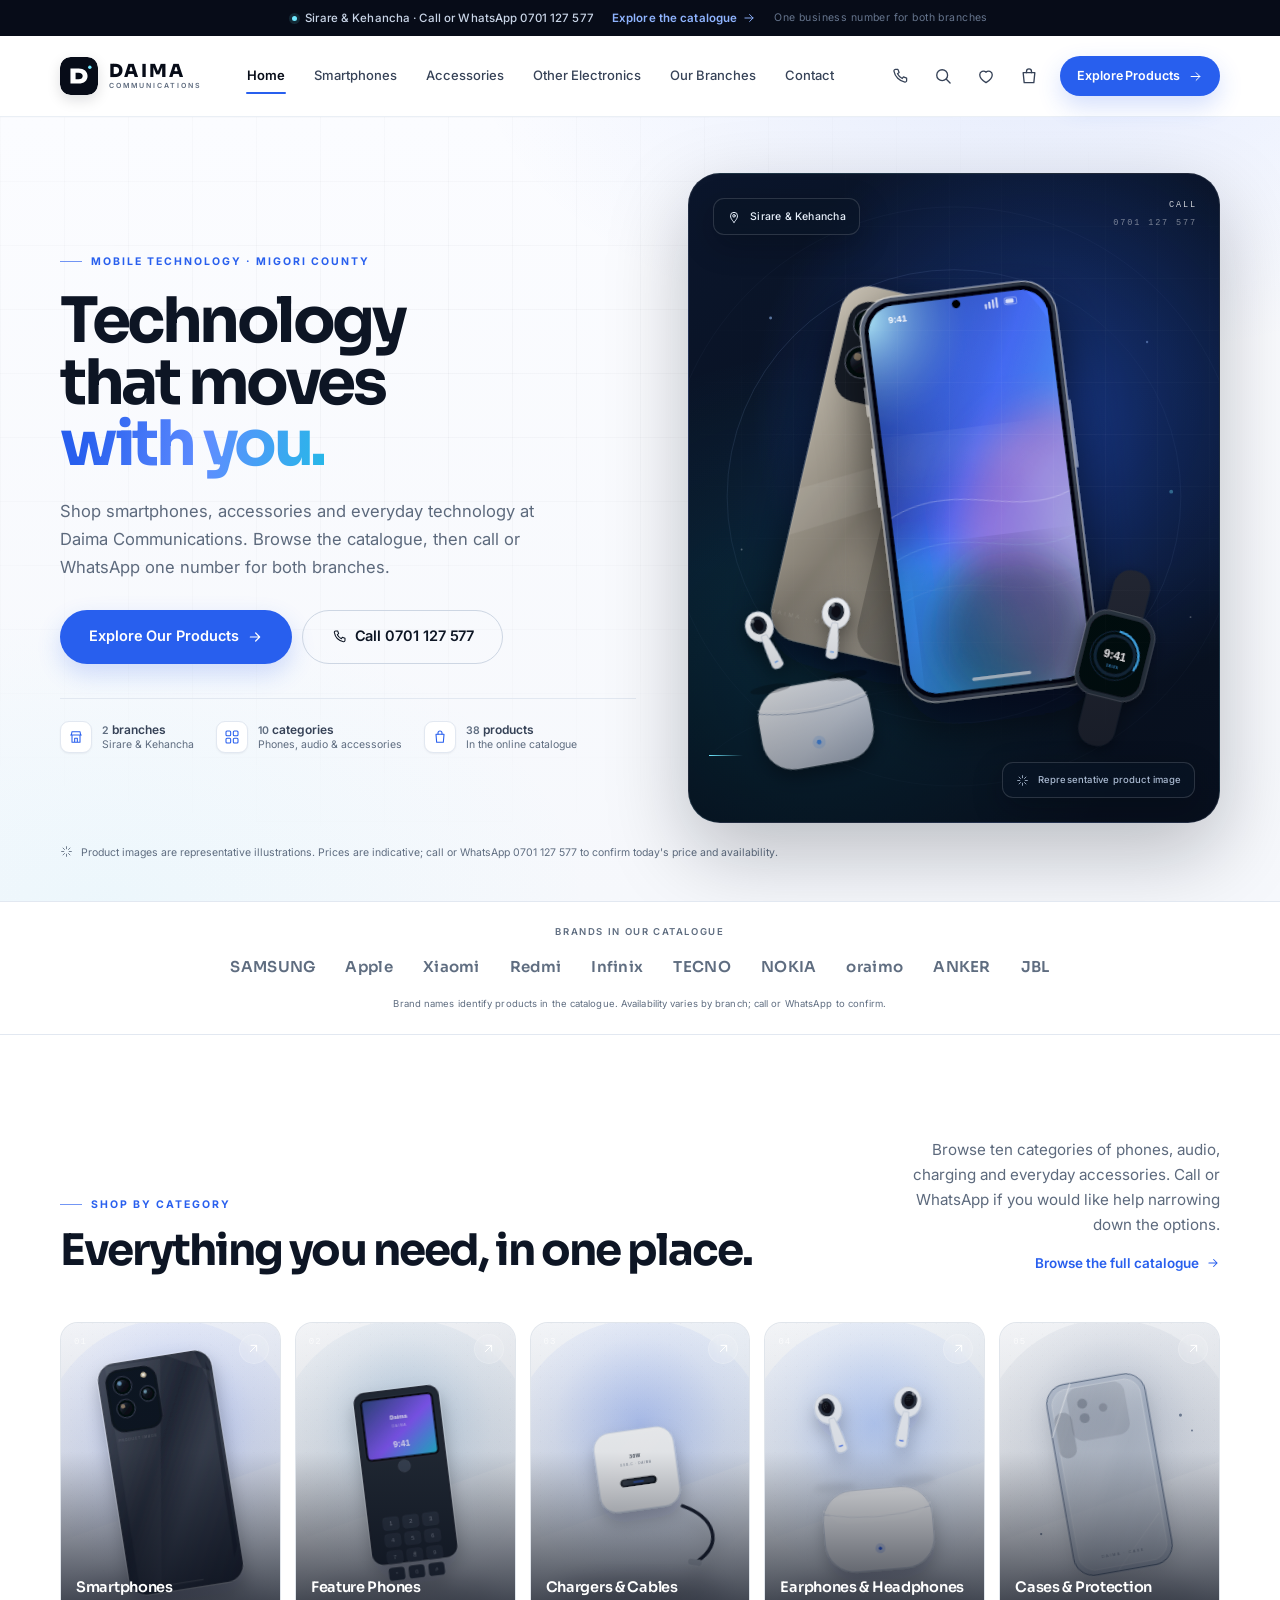
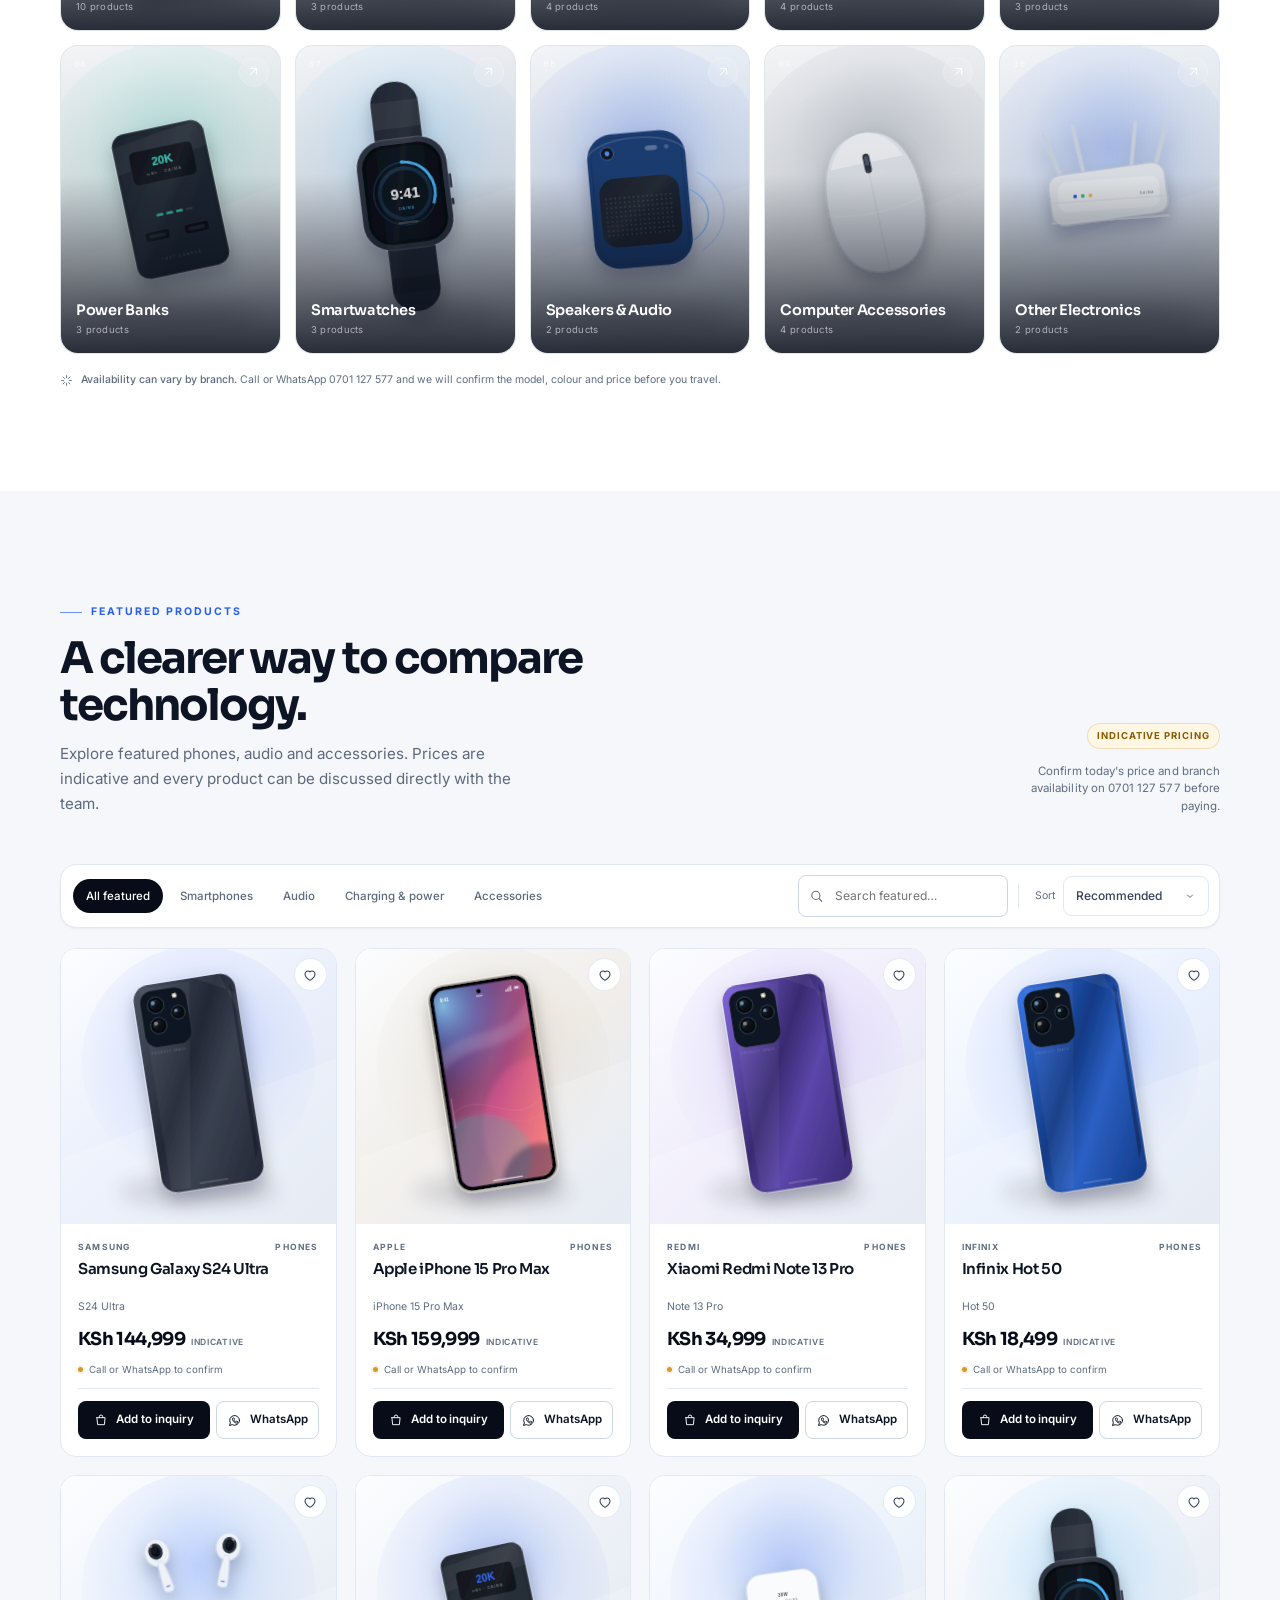
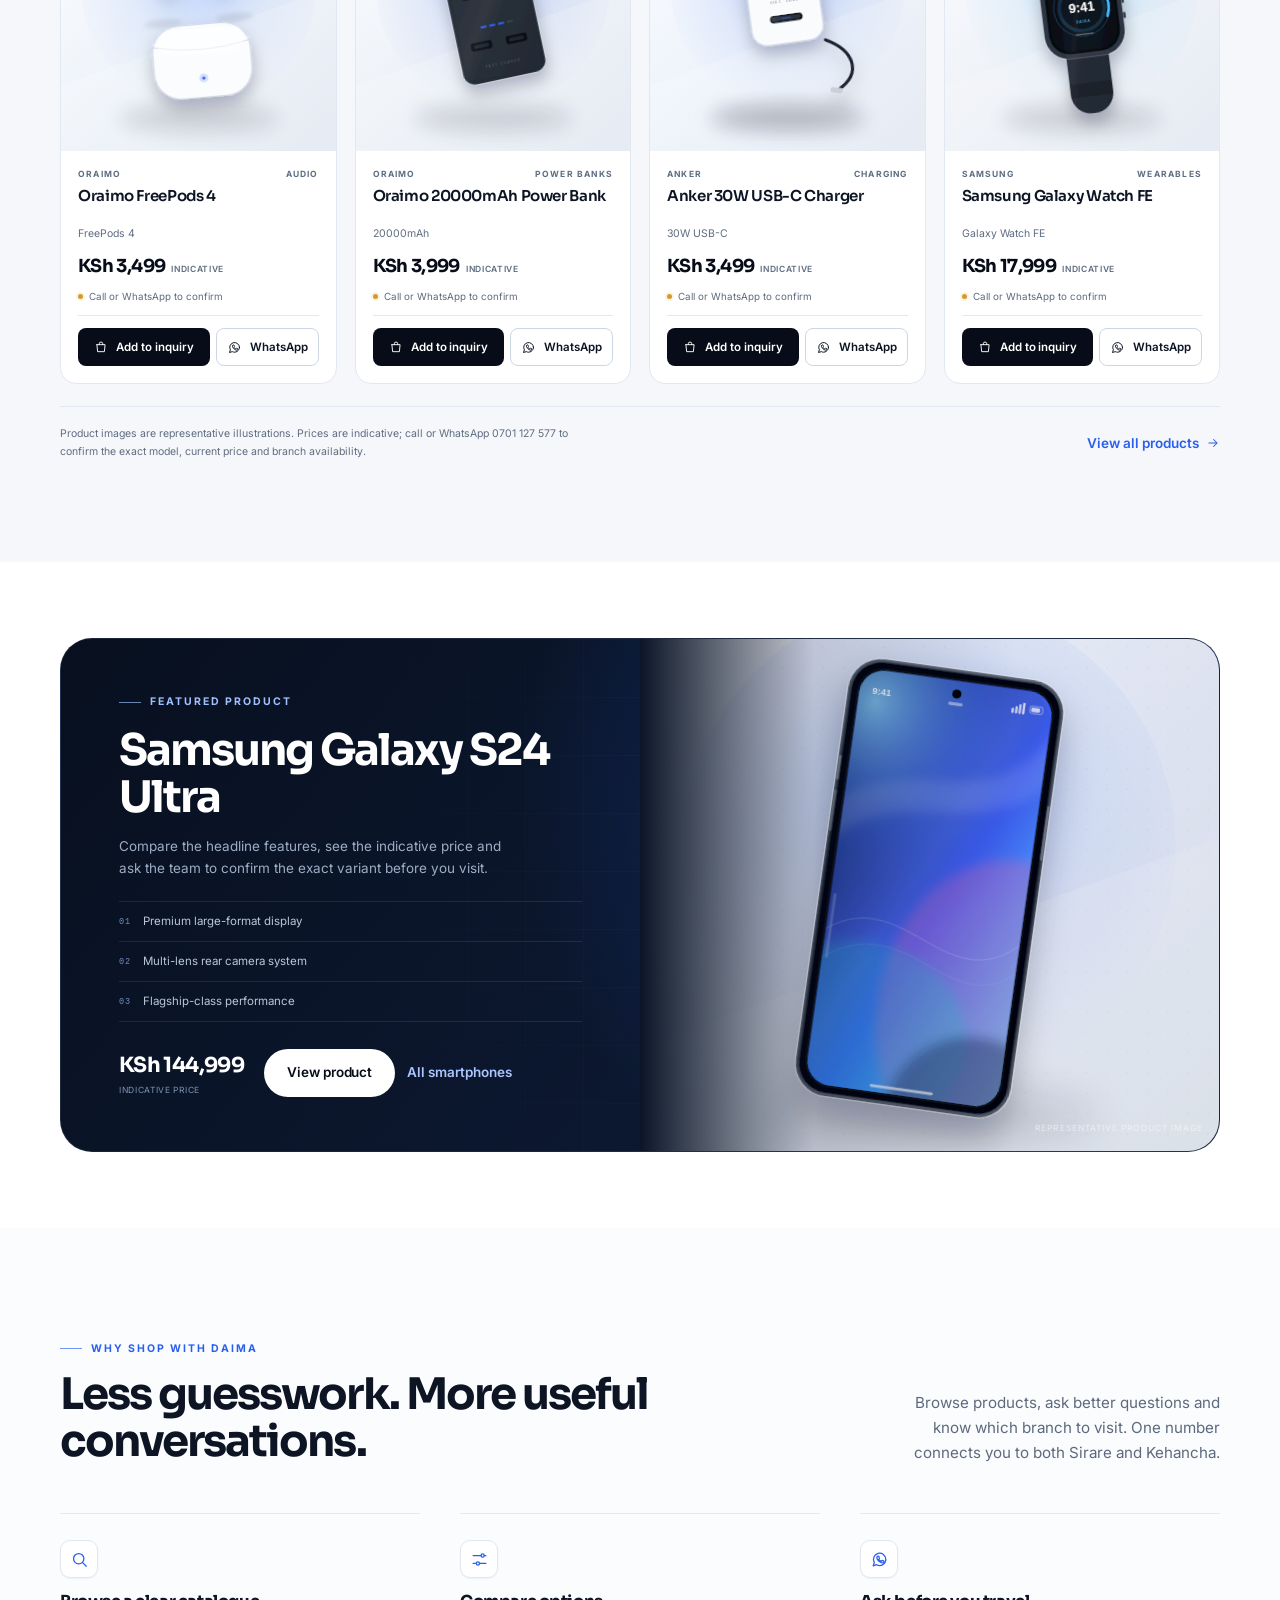
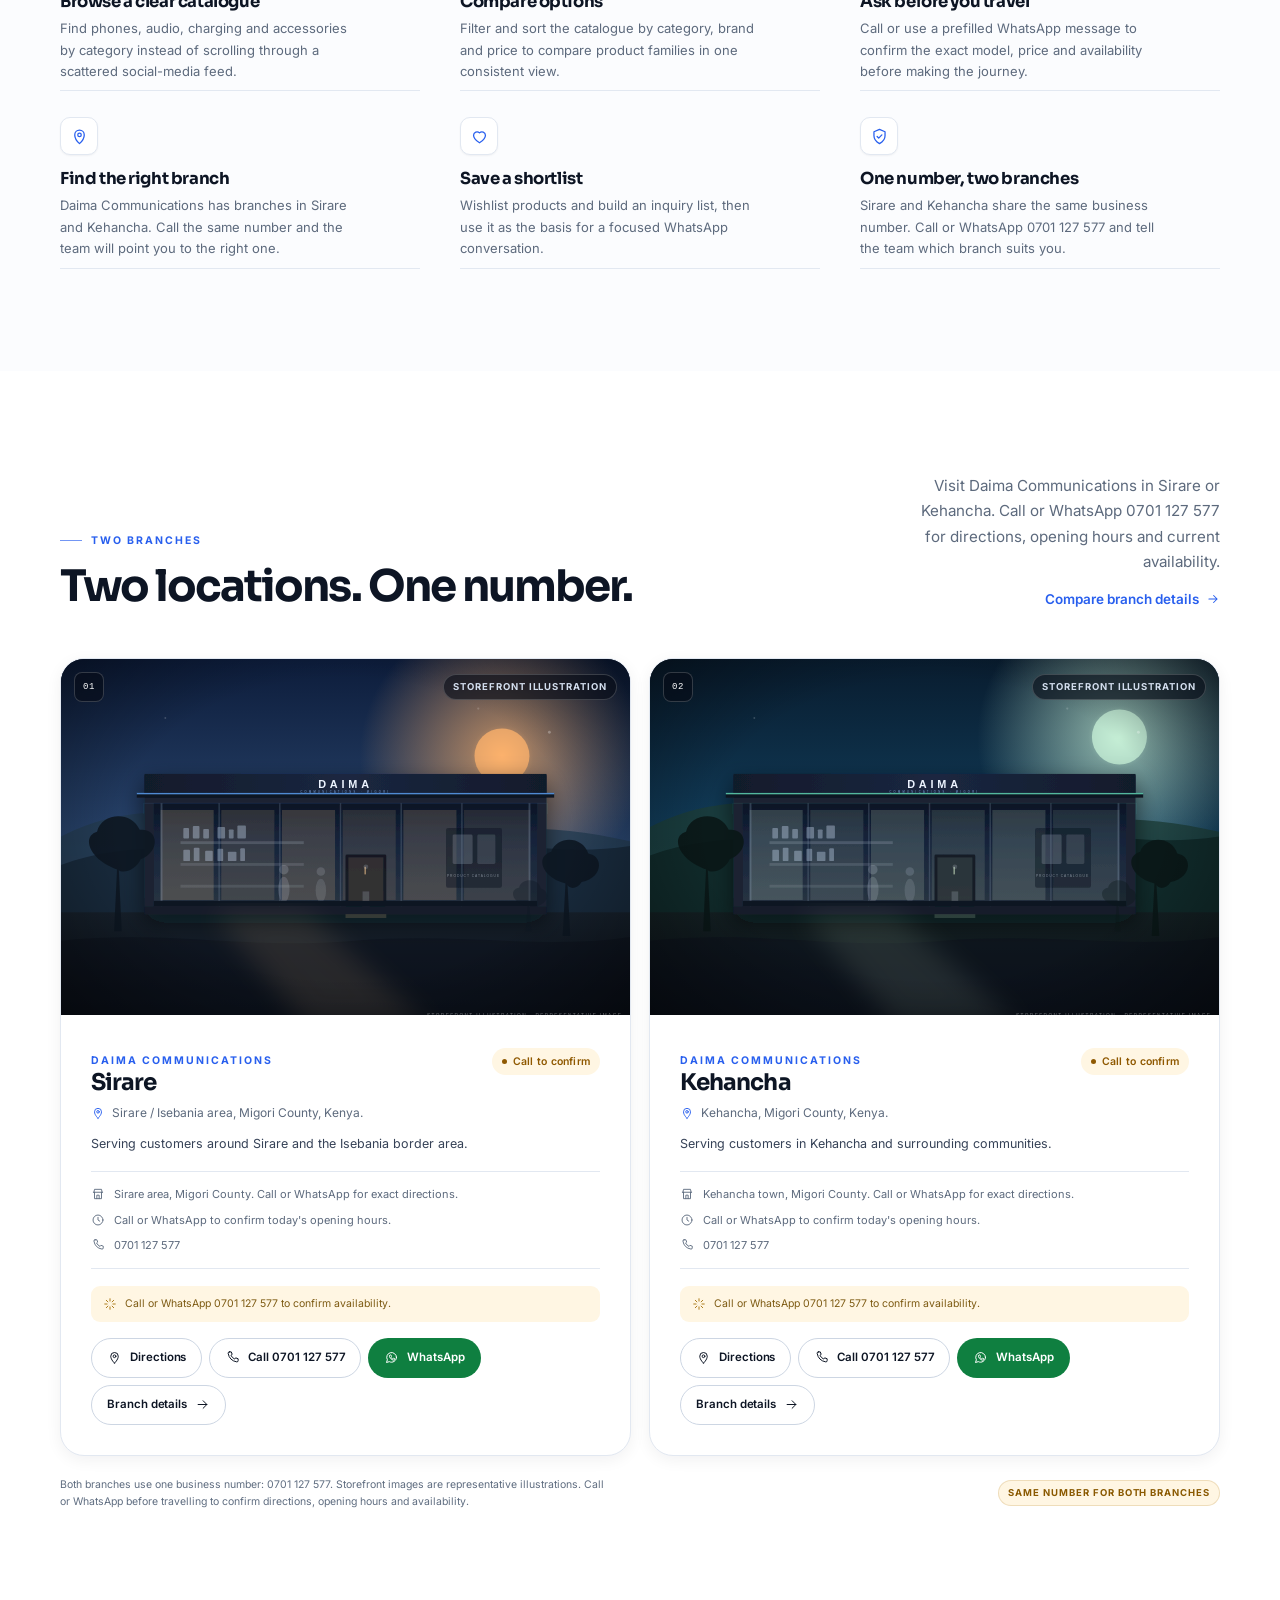
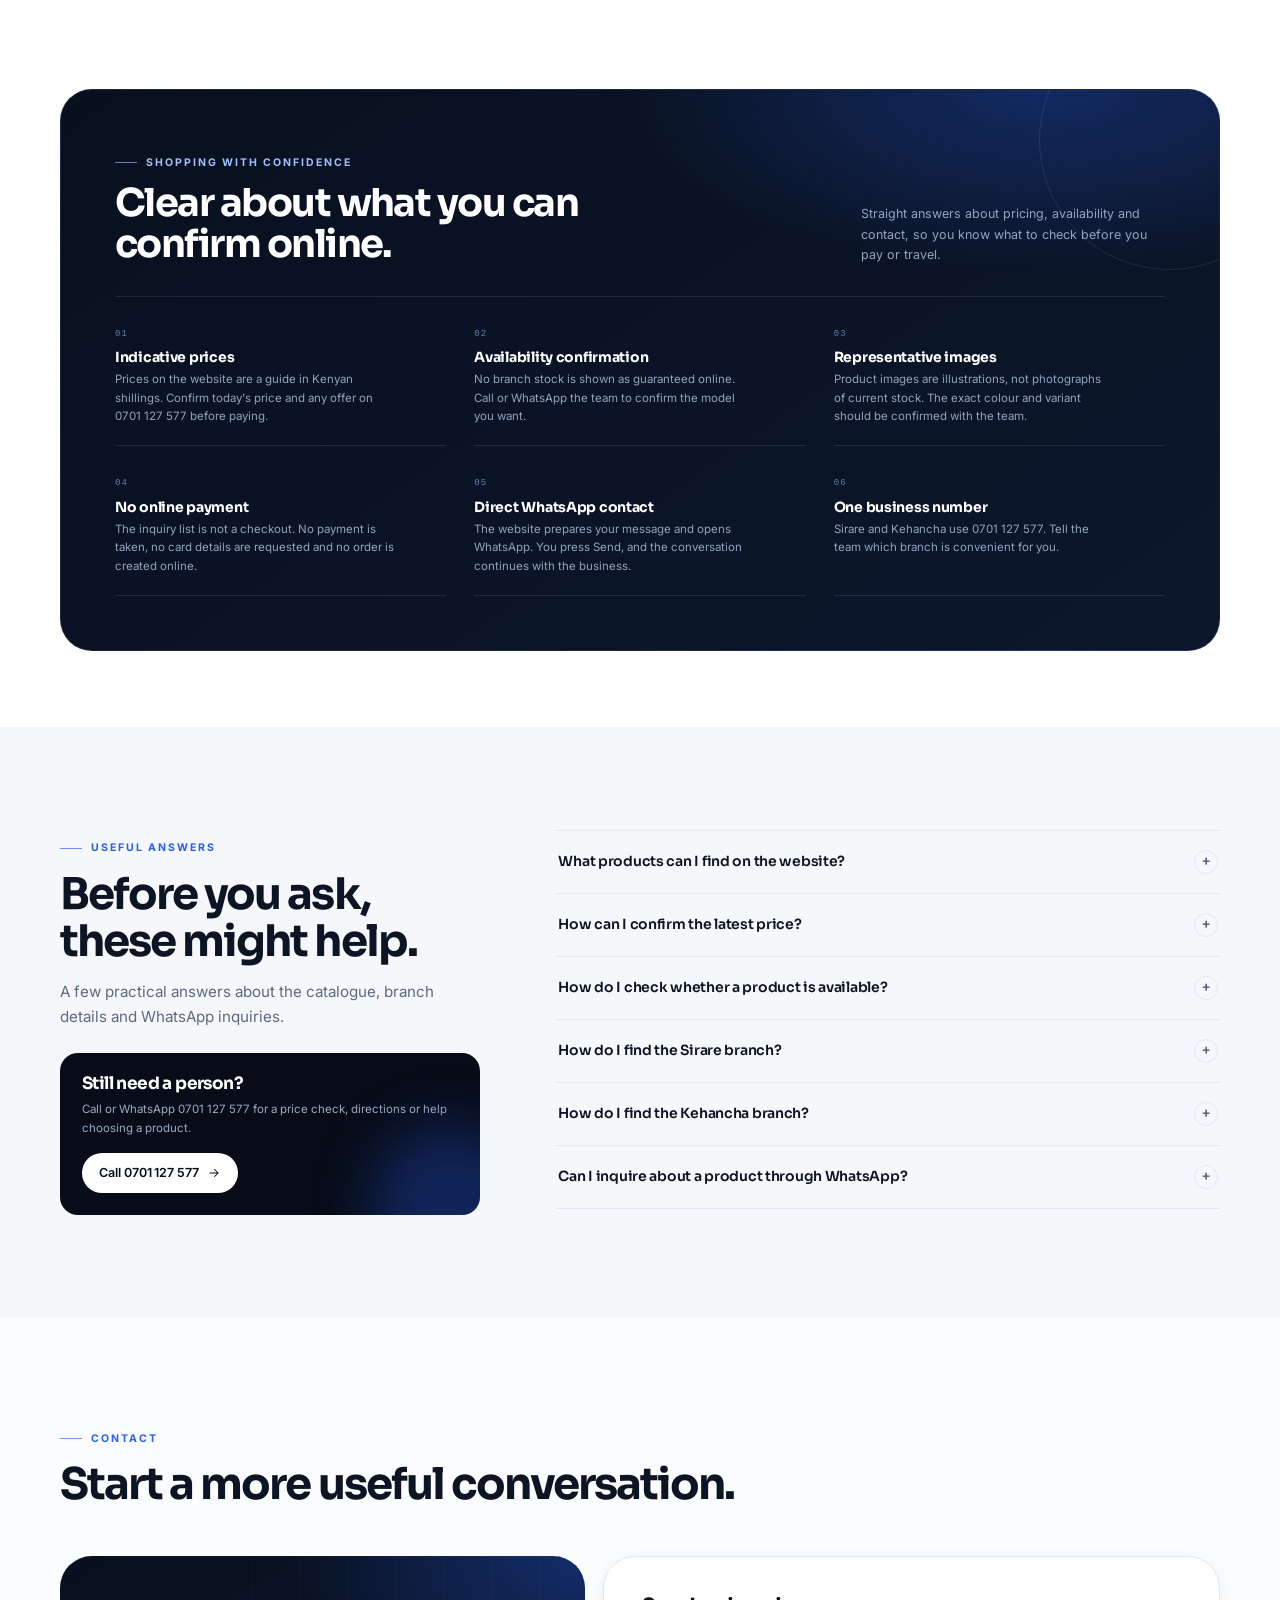
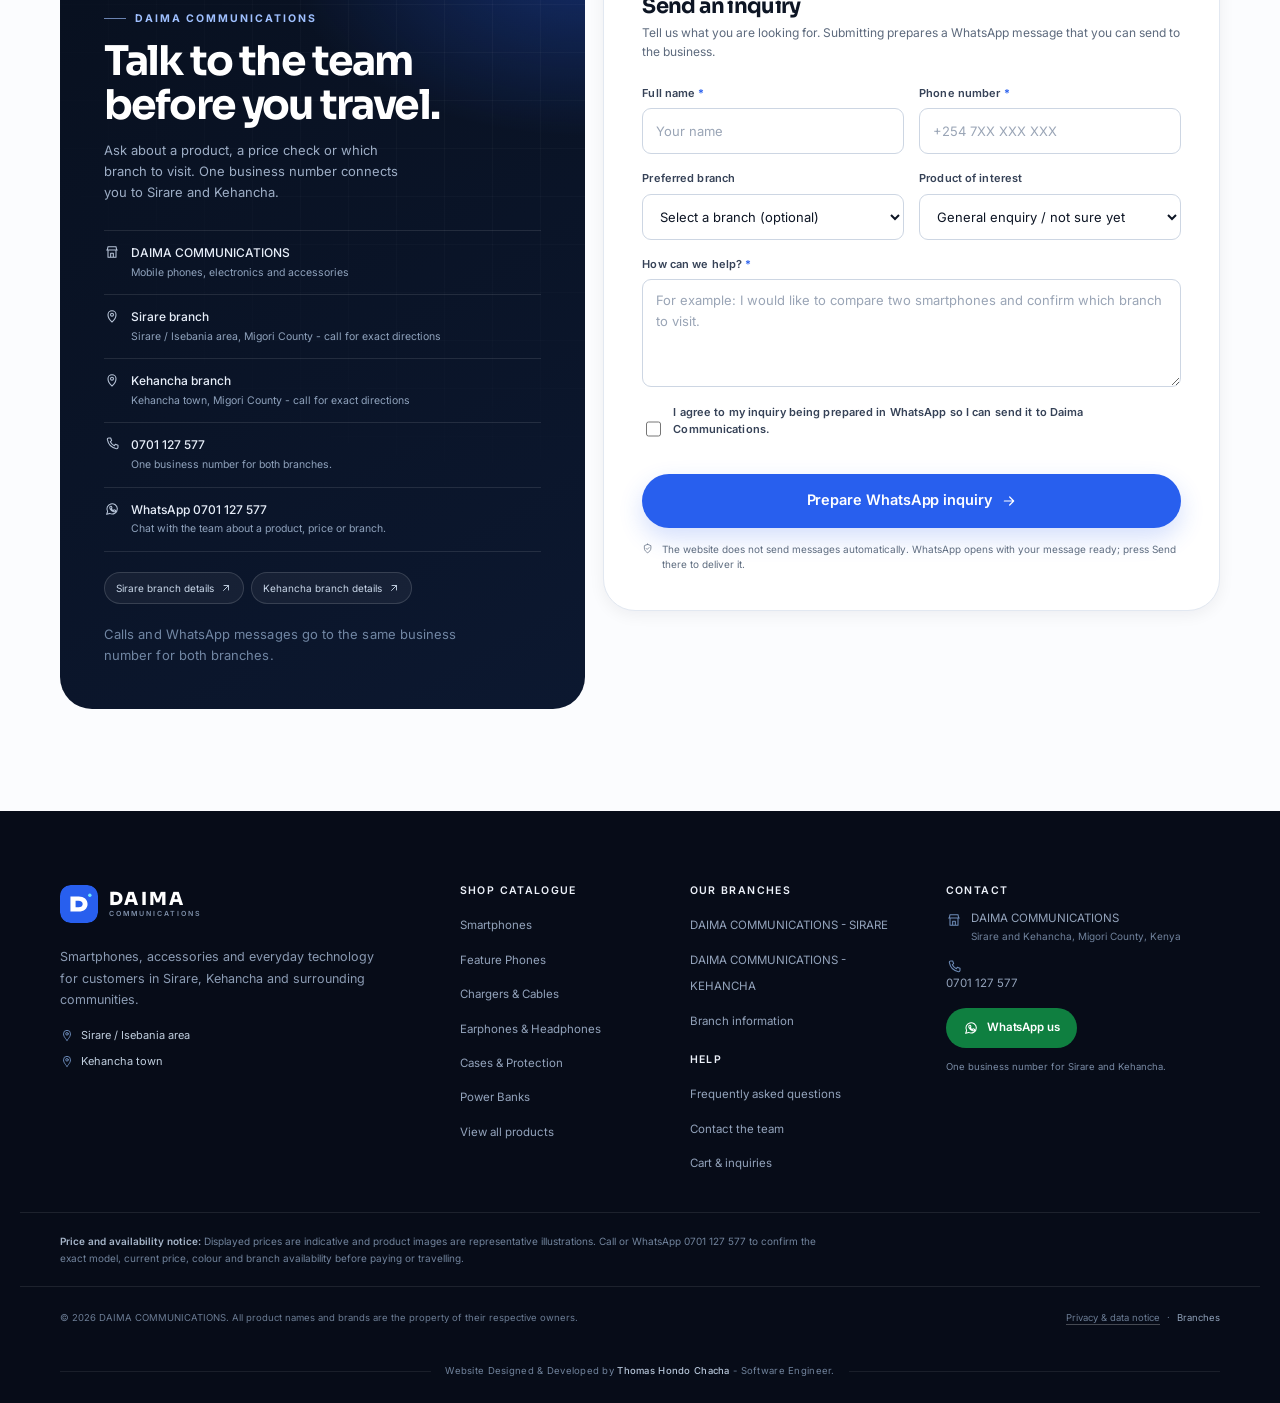
<file: index.html>
<!DOCTYPE html>
<html lang="en-KE">
<head>
  <meta charset="utf-8" />
  <meta name="viewport" content="width=device-width, initial-scale=1" />
  <title>DAIMA COMMUNICATIONS — Technology That Moves With You | Sirare &amp; Kehancha</title>
  <meta name="description" content="DAIMA COMMUNICATIONS is a mobile phone, electronics and accessories retailer in Sirare and Kehancha, Migori County. Browse the catalogue and call or WhatsApp 0701 127 577 to confirm price and availability." />
  <meta name="theme-color" content="#070c18" />
  <meta name="robots" content="index,follow" />
  <link rel="icon" href="assets/images/favicon.svg" type="image/svg+xml" />
  <link rel="canonical" href="https://daima-communications-website.vercel.app/" />

  <!-- Open Graph / social preview -->
  <meta property="og:type" content="website" />
  <meta property="og:site_name" content="DAIMA COMMUNICATIONS" />
  <meta property="og:title" content="DAIMA COMMUNICATIONS - Technology That Moves With You" />
  <meta property="og:description" content="Shop smartphones, accessories and everyday technology in Sirare and Kehancha. Call or WhatsApp 0701 127 577 for price and availability." />
  <meta property="og:url" content="https://daima-communications-website.vercel.app/" />
  <meta property="og:image" content="https://daima-communications-website.vercel.app/assets/images/social-card.png" />
  <meta name="twitter:card" content="summary_large_image" />

  <link rel="preconnect" href="https://fonts.googleapis.com" />
  <link rel="preconnect" href="https://fonts.gstatic.com" crossorigin />
  <link href="https://fonts.googleapis.com/css2?family=Inter:wght@400;500;600;700&family=Sora:wght@400;500;600;700;800&display=swap" rel="stylesheet" />
  <link rel="stylesheet" href="css/style.css" />
</head>
<body data-page="home">
  <noscript>
    <div style="padding:16px;background:#070c18;color:#fff;text-align:center;font-family:system-ui;font-size:13px">
      This website uses JavaScript for the catalogue, inquiry list and navigation. Please enable JavaScript to browse it.
    </div>
  </noscript>

  <div id="site-header-root"></div>

  <main id="main">
    <!-- ================================================================
         HERO
         ================================================================ -->
    <section class="hero" aria-labelledby="hero-title">
      <div class="container">
        <div class="hero-grid">
          <div class="hero-copy">
            <span class="eyebrow hero-eyebrow">Mobile technology · Migori County</span>
            <h1 id="hero-title">Technology<br />that moves<br /><span class="accent">with you.</span></h1>
            <p class="hero-lede">
              Shop smartphones, accessories and everyday technology at Daima Communications. Browse the catalogue, then call or WhatsApp one number for both branches.
            </p>
            <div class="hero-actions">
              <a class="btn btn-primary btn-lg" href="products.html">
                Explore Our Products
                <svg class="icon icon--arrow" width="16" height="16" viewBox="0 0 24 24" fill="none" stroke="currentColor" stroke-width="1.8" stroke-linecap="round" stroke-linejoin="round" aria-hidden="true"><path d="M5 12h14M13 6l6 6-6 6"/></svg>
              </a>
              <a class="btn btn-ghost btn-lg" href="tel:+254701127577">
                <svg class="icon" width="16" height="16" viewBox="0 0 24 24" fill="none" stroke="currentColor" stroke-width="1.6" stroke-linecap="round" stroke-linejoin="round" aria-hidden="true"><path d="M7 3h3l1.5 4-2 1.5a13 13 0 0 0 6 6l1.5-2 4 1.5v3a2 2 0 0 1-2.2 2A17 17 0 0 1 5 5.2 2 2 0 0 1 7 3Z"/></svg>
                Call 0701 127 577
              </a>
            </div>

            <div class="hero-proof" aria-label="Daima Communications at a glance">
              <div class="hero-proof__item">
                <span class="hero-proof__icon"><svg width="16" height="16" viewBox="0 0 24 24" fill="none" stroke="currentColor" stroke-width="1.6" stroke-linecap="round" stroke-linejoin="round" aria-hidden="true"><path d="M4 9h16M5 9l1-5h12l1 5M6 9v11h12V9M10 20v-6h4v6"/></svg></span>
                <span class="hero-proof__text"><strong><span data-count-branches>2</span> branches</strong><span>Sirare &amp; Kehancha</span></span>
              </div>
              <div class="hero-proof__item">
                <span class="hero-proof__icon"><svg width="16" height="16" viewBox="0 0 24 24" fill="none" stroke="currentColor" stroke-width="1.6" stroke-linecap="round" stroke-linejoin="round" aria-hidden="true"><rect x="3" y="3" width="7" height="7" rx="1.5"/><rect x="14" y="3" width="7" height="7" rx="1.5"/><rect x="3" y="14" width="7" height="7" rx="1.5"/><rect x="14" y="14" width="7" height="7" rx="1.5"/></svg></span>
                <span class="hero-proof__text"><strong><span data-count-categories>10</span> categories</strong><span>Phones, audio &amp; accessories</span></span>
              </div>
              <div class="hero-proof__item">
                <span class="hero-proof__icon"><svg width="16" height="16" viewBox="0 0 24 24" fill="none" stroke="currentColor" stroke-width="1.6" stroke-linecap="round" stroke-linejoin="round" aria-hidden="true"><path d="M6 8h12l-1 12H7L6 8Z"/><path d="M9 8V6a3 3 0 0 1 6 0v2"/></svg></span>
                <span class="hero-proof__text"><strong><span data-count-products>38</span> products</strong><span>In the online catalogue</span></span>
              </div>
            </div>
          </div>

          <div class="hero-visual">
            <img src="assets/images/hero-composition.svg" alt="Illustration of a premium smartphone, wireless earbuds and smartwatch in a midnight-navy studio setting" width="1120" height="1300" fetchpriority="high" />
            <span class="hero-chip hero-chip--location">
              <svg width="14" height="14" viewBox="0 0 24 24" fill="none" stroke="currentColor" stroke-width="1.7" stroke-linecap="round" stroke-linejoin="round" aria-hidden="true"><path d="M12 21s6-5.4 6-11a6 6 0 1 0-12 0c0 5.6 6 11 6 11Z"/><circle cx="12" cy="10" r="2.2"/></svg>
              Sirare &amp; Kehancha
            </span>
            <span class="hero-chip hero-chip--note">
              <svg width="13" height="13" viewBox="0 0 24 24" fill="none" stroke="currentColor" stroke-width="1.6" stroke-linecap="round" stroke-linejoin="round" aria-hidden="true"><path d="M12 3v4M12 17v4M3 12h4M17 12h4M5.6 5.6l2.8 2.8M15.6 15.6l2.8 2.8M18.4 5.6l-2.8 2.8M8.4 15.6l-2.8 2.8"/></svg>
              Representative product image
            </span>
            <span class="hero-visual-tag" aria-hidden="true"><strong>Call</strong>0701 127 577</span>
            <span class="hero-visual-line" aria-hidden="true"></span>
          </div>
        </div>

        <p class="hero-disclaimer">
          <svg width="13" height="13" viewBox="0 0 24 24" fill="none" stroke="currentColor" stroke-width="1.6" stroke-linecap="round" stroke-linejoin="round" aria-hidden="true"><path d="M12 3v4M12 17v4M3 12h4M17 12h4M5.6 5.6l2.8 2.8M15.6 15.6l2.8 2.8M18.4 5.6l-2.8 2.8M8.4 15.6l-2.8 2.8"/></svg>
          Product images are representative illustrations. Prices are indicative; call or WhatsApp 0701 127 577 to confirm today's price and availability.
        </p>
      </div>
    </section>

    <!-- ================================================================
         BRAND STRIP
         ================================================================ -->
    <section class="brand-strip" aria-label="Brands in the Daima Communications catalogue">
      <div class="container brand-strip-inner">
        <p class="brand-strip-label">Brands in our catalogue</p>
        <div class="brand-logos" aria-label="Samsung, Apple, Xiaomi, Redmi, Infinix, Tecno, Nokia, Oraimo, Anker, JBL">
          <span>SAMSUNG</span><span>Apple</span><span>Xiaomi</span><span>Redmi</span><span>Infinix</span><span>TECNO</span><span>NOKIA</span><span>oraimo</span><span>ANKER</span><span>JBL</span>
        </div>
        <p class="brand-strip-note">Brand names identify products in the catalogue. Availability varies by branch; call or WhatsApp to confirm.</p>
      </div>
    </section>

    <!-- ================================================================
         CATEGORY EXPLORER
         ================================================================ -->
    <section class="section" id="categories" aria-labelledby="categories-title">
      <div class="container">
        <div class="section-head section-head--split">
          <div class="section-head__main" data-reveal>
            <span class="eyebrow">Shop by category</span>
            <h2 class="section-title" id="categories-title">Everything you need, in one place.</h2>
          </div>
          <div class="section-head__side" data-reveal>
            <p class="section-lede">Browse ten categories of phones, audio, charging and everyday accessories. Call or WhatsApp if you would like help narrowing down the options.</p>
            <a class="text-link" href="products.html">Browse the full catalogue
              <svg width="14" height="14" viewBox="0 0 24 24" fill="none" stroke="currentColor" stroke-width="1.8" stroke-linecap="round" stroke-linejoin="round" aria-hidden="true"><path d="M5 12h14M13 6l6 6-6 6"/></svg>
            </a>
          </div>
        </div>

        <div class="category-grid" id="category-grid" aria-label="Product categories"></div>

        <p class="category-note">
          <svg width="13" height="13" viewBox="0 0 24 24" fill="none" stroke="currentColor" stroke-width="1.6" stroke-linecap="round" stroke-linejoin="round" aria-hidden="true" style="margin-top:2px;flex:none"><path d="M12 3v4M12 17v4M3 12h4M17 12h4M5.6 5.6l2.8 2.8M15.6 15.6l2.8 2.8M18.4 5.6l-2.8 2.8M8.4 15.6l-2.8 2.8"/></svg>
          <span><strong>Availability can vary by branch.</strong> Call or WhatsApp 0701 127 577 and we will confirm the model, colour and price before you travel.</span>
        </p>
      </div>
    </section>

    <!-- ================================================================
         FEATURED PRODUCTS
         ================================================================ -->
    <section class="section section--surface" id="featured" aria-labelledby="featured-title">
      <div class="container">
        <div class="section-head section-head--split">
          <div class="section-head__main" data-reveal>
            <span class="eyebrow">Featured products</span>
            <h2 class="section-title" id="featured-title">A clearer way to compare technology.</h2>
            <p class="section-lede" style="margin-top:12px">Explore featured phones, audio and accessories. Prices are indicative and every product can be discussed directly with the team.</p>
          </div>
          <div class="section-head__side" data-reveal>
            <span class="demo-chip demo-chip--amber">Indicative pricing</span>
            <p class="micro-note" style="max-width:32ch">Confirm today's price and branch availability on 0701 127 577 before paying.</p>
          </div>
        </div>

        <div class="toolbar" style="margin-bottom:20px">
          <div class="filter-pills" role="group" aria-label="Filter featured products">
            <button class="pill is-active" type="button" data-feature-filter="all" aria-pressed="true">All featured</button>
            <button class="pill" type="button" data-feature-filter="smartphones" aria-pressed="false">Smartphones</button>
            <button class="pill" type="button" data-feature-filter="audio" aria-pressed="false">Audio</button>
            <button class="pill" type="button" data-feature-filter="power" aria-pressed="false">Charging &amp; power</button>
            <button class="pill" type="button" data-feature-filter="accessories" aria-pressed="false">Accessories</button>
          </div>
          <div class="filter-search toolbar-search">
            <svg class="icon" width="15" height="15" viewBox="0 0 24 24" fill="none" stroke="currentColor" stroke-width="1.7" stroke-linecap="round" aria-hidden="true"><circle cx="11" cy="11" r="6.5"/><path d="m16 16 4.5 4.5"/></svg>
            <label class="sr-only" for="featured-search">Search featured products</label>
            <input id="featured-search" type="search" placeholder="Search featured…" autocomplete="off" />
          </div>
          <span class="toolbar-divider" aria-hidden="true"></span>
          <div class="toolbar-select">
            <label for="featured-sort">Sort</label>
            <select class="select" id="featured-sort">
              <option value="recommended">Recommended</option>
              <option value="price-low">Price: low to high</option>
              <option value="price-high">Price: high to low</option>
              <option value="name">Name A–Z</option>
            </select>
          </div>
        </div>

        <div class="product-grid" id="featured-grid" aria-live="polite"></div>

        <div class="product-grid-note">
          <p>Product images are representative illustrations. Prices are indicative; call or WhatsApp 0701 127 577 to confirm the exact model, current price and branch availability.</p>
          <a class="text-link" href="products.html">View all products
            <svg width="14" height="14" viewBox="0 0 24 24" fill="none" stroke="currentColor" stroke-width="1.8" stroke-linecap="round" stroke-linejoin="round" aria-hidden="true"><path d="M5 12h14M13 6l6 6-6 6"/></svg>
          </a>
        </div>
      </div>
    </section>

    <!-- ================================================================
         SPOTLIGHT
         ================================================================ -->
    <section class="section section--tight" aria-labelledby="spotlight-title">
      <div class="container">
        <div class="spotlight" data-reveal>
          <div class="spotlight-copy">
            <span class="eyebrow eyebrow--light">Featured product</span>
            <h2 id="spotlight-title">Flagship technology, clearly presented.</h2>
            <p>Compare the headline features, see the indicative price and ask the team to confirm the exact variant before you visit.</p>
            <div class="spotlight-features">
              <div class="spotlight-feature"><span>01</span><span>Large AMOLED-class display - confirm exact specification</span></div>
              <div class="spotlight-feature"><span>02</span><span>Multi-lens rear camera system - confirm variant</span></div>
              <div class="spotlight-feature"><span>03</span><span>Built-in stylus form factor - confirm model</span></div>
            </div>
            <div class="spotlight-actions">
              <div class="spotlight-price">
                <strong data-spotlight-price>KSh 144,999</strong>
                <span>indicative price</span>
              </div>
              <a class="btn btn-light" href="product.html?id=p01" data-spotlight-link>View product</a>
              <a class="text-link text-link--light" href="products.html?category=smartphones">All smartphones</a>
            </div>
          </div>
          <div class="spotlight-media">
            <img src="assets/images/galaxy-s24-ultra-alt.svg" alt="Front view of a premium Samsung-style smartphone" width="800" height="800" loading="lazy" />
            <span class="spotlight-media__tag">Representative product image</span>
          </div>
        </div>
      </div>
    </section>

    <!-- ================================================================
         WHY SHOP WITH DAIMA
         ================================================================ -->
    <section class="section section--paper" id="why" aria-labelledby="why-title">
      <div class="container">
        <div class="section-head section-head--split">
          <div class="section-head__main" data-reveal>
            <span class="eyebrow">Why shop with Daima</span>
            <h2 class="section-title" id="why-title">Less guesswork. More useful conversations.</h2>
          </div>
          <div class="section-head__side" data-reveal>
            <p class="section-lede">Browse products, ask better questions and know which branch to visit. One number connects you to both Sirare and Kehancha.</p>
          </div>
        </div>

        <div class="benefit-grid">
          <article class="benefit" data-reveal>
            <span class="benefit-icon"><svg width="19" height="19" viewBox="0 0 24 24" fill="none" stroke="currentColor" stroke-width="1.6" stroke-linecap="round" stroke-linejoin="round" aria-hidden="true"><circle cx="11" cy="11" r="6.5"/><path d="m16 16 4.5 4.5"/></svg></span>
            <h3>Browse a clear catalogue</h3>
            <p>Find phones, audio, charging and accessories by category instead of scrolling through a scattered social-media feed.</p>
          </article>
          <article class="benefit" data-reveal>
            <span class="benefit-icon"><svg width="19" height="19" viewBox="0 0 24 24" fill="none" stroke="currentColor" stroke-width="1.6" stroke-linecap="round" stroke-linejoin="round" aria-hidden="true"><path d="M4 7h10M18 7h2M4 17h4M12 17h8"/><circle cx="16" cy="7" r="2"/><circle cx="10" cy="17" r="2"/></svg></span>
            <h3>Compare options</h3>
            <p>Filter and sort the catalogue by category, brand and price to compare product families in one consistent view.</p>
          </article>
          <article class="benefit" data-reveal>
            <span class="benefit-icon"><svg width="19" height="19" viewBox="0 0 24 24" fill="none" stroke="currentColor" stroke-width="1.6" stroke-linecap="round" stroke-linejoin="round" aria-hidden="true"><path d="M20 11.7a7.8 7.8 0 0 1-11.5 6.9L4 20l1.4-4.3A7.8 7.8 0 1 1 20 11.7Z"/><path d="M9.2 8.4c.3-.6.6-.6.9-.6h.5c.2 0 .4 0 .6.5l.7 1.7c.1.2 0 .4-.1.6l-.5.6c-.2.2-.3.4-.1.7a6.6 6.6 0 0 0 2.4 2.2c.3.2.5.1.7-.1l.6-.7c.2-.2.4-.3.6-.2l1.6.7c.3.1.5.2.5.4a2 2 0 0 1-1.4 1.9 3.7 3.7 0 0 1-2.4-.3 10.5 10.5 0 0 1-4.5-4 4 4 0 0 1-.6-2.4Z"/></svg></span>
            <h3>Ask before you travel</h3>
            <p>Call or use a prefilled WhatsApp message to confirm the exact model, price and availability before making the journey.</p>
          </article>
          <article class="benefit" data-reveal>
            <span class="benefit-icon"><svg width="19" height="19" viewBox="0 0 24 24" fill="none" stroke="currentColor" stroke-width="1.6" stroke-linecap="round" stroke-linejoin="round" aria-hidden="true"><path d="M12 21s6-5.4 6-11a6 6 0 1 0-12 0c0 5.6 6 11 6 11Z"/><circle cx="12" cy="10" r="2.2"/></svg></span>
            <h3>Find the right branch</h3>
            <p>Daima Communications has branches in Sirare and Kehancha. Call the same number and the team will point you to the right one.</p>
          </article>
          <article class="benefit" data-reveal>
            <span class="benefit-icon"><svg width="19" height="19" viewBox="0 0 24 24" fill="none" stroke="currentColor" stroke-width="1.6" stroke-linecap="round" stroke-linejoin="round" aria-hidden="true"><path d="M12 20s-7.5-4.6-7.5-9.6A4.4 4.4 0 0 1 12 7.4a4.4 4.4 0 0 1 7.5 3C19.5 15.4 12 20 12 20Z"/></svg></span>
            <h3>Save a shortlist</h3>
            <p>Wishlist products and build an inquiry list, then use it as the basis for a focused WhatsApp conversation.</p>
          </article>
          <article class="benefit" data-reveal>
            <span class="benefit-icon"><svg width="19" height="19" viewBox="0 0 24 24" fill="none" stroke="currentColor" stroke-width="1.6" stroke-linecap="round" stroke-linejoin="round" aria-hidden="true"><path d="M12 3 5 6v5c0 5 3.4 8 7 10 3.6-2 7-5 7-10V6l-7-3Z"/><path d="m9 12 2 2 4-4"/></svg></span>
            <h3>One number, two branches</h3>
            <p>Sirare and Kehancha share the same business number. Call or WhatsApp 0701 127 577 and tell the team which branch suits you.</p>
          </article>
        </div>
      </div>
    </section>

    <!-- ================================================================
         BRANCHES
         ================================================================ -->
    <section class="section" id="branches" aria-labelledby="branches-title">
      <div class="container">
        <div class="section-head section-head--split">
          <div class="section-head__main" data-reveal>
            <span class="eyebrow">Two branches</span>
            <h2 class="section-title" id="branches-title">Two locations. One number.</h2>
          </div>
          <div class="section-head__side" data-reveal>
            <p class="section-lede">Visit Daima Communications in Sirare or Kehancha. Call or WhatsApp 0701 127 577 for directions, opening hours and current availability.</p>
            <a class="text-link" href="branches.html">Compare branch details
              <svg width="14" height="14" viewBox="0 0 24 24" fill="none" stroke="currentColor" stroke-width="1.8" stroke-linecap="round" stroke-linejoin="round" aria-hidden="true"><path d="M5 12h14M13 6l6 6-6 6"/></svg>
            </a>
          </div>
        </div>

        <div class="branch-grid" id="home-branches"></div>

        <div class="branch-note">
          <p>Both branches use one business number: 0701 127 577. Storefront images are representative illustrations. Call or WhatsApp before travelling to confirm directions, opening hours and availability.</p>
          <span class="demo-chip demo-chip--amber">Same number for both branches</span>
        </div>
      </div>
    </section>

    <!-- ================================================================
         TRANSPARENCY
         ================================================================ -->
    <section class="section section--tight" aria-labelledby="transparency-title">
      <div class="container">
        <div class="transparency" data-reveal>
          <div class="transparency-head">
            <div>
              <span class="eyebrow eyebrow--light">Shopping with confidence</span>
              <h2 id="transparency-title">Clear about what you can confirm online.</h2>
            </div>
            <p>Straight answers about pricing, availability and contact, so you know what to check before you pay or travel.</p>
          </div>
          <div class="transparency-grid">
            <div class="transparency-item">
              <span class="transparency-item__num">01</span>
              <h3>Indicative prices</h3>
              <p>Prices on the website are a guide in Kenyan shillings. Confirm today's price and any offer on 0701 127 577 before paying.</p>
            </div>
            <div class="transparency-item">
              <span class="transparency-item__num">02</span>
              <h3>Availability confirmation</h3>
              <p>No branch stock is shown as guaranteed online. Call or WhatsApp the team to confirm the model you want.</p>
            </div>
            <div class="transparency-item">
              <span class="transparency-item__num">03</span>
              <h3>Representative images</h3>
              <p>Product images are illustrations, not photographs of current stock. The exact colour and variant should be confirmed with the team.</p>
            </div>
            <div class="transparency-item">
              <span class="transparency-item__num">04</span>
              <h3>No online payment</h3>
              <p>The inquiry list is not a checkout. No payment is taken, no card details are requested and no order is created online.</p>
            </div>
            <div class="transparency-item">
              <span class="transparency-item__num">05</span>
              <h3>Direct WhatsApp contact</h3>
              <p>The website prepares your message and opens WhatsApp. You press Send, and the conversation continues with the business.</p>
            </div>
            <div class="transparency-item">
              <span class="transparency-item__num">06</span>
              <h3>One business number</h3>
              <p>Sirare and Kehancha use 0701 127 577. Tell the team which branch is convenient for you.</p>
            </div>
          </div>
        </div>
      </div>
    </section>

    <!-- ================================================================
         FAQ
         ================================================================ -->
    <section class="section section--surface" id="faq" aria-labelledby="faq-title">
      <div class="container">
        <div class="faq-layout">
          <div class="faq-aside" data-reveal>
            <span class="eyebrow">Useful answers</span>
            <h2 class="section-title" id="faq-title">Before you ask, these might help.</h2>
            <p class="section-lede" style="margin-top:14px">A few practical answers about the catalogue, branch details and WhatsApp inquiries.</p>
            <div class="faq-help-card">
              <h3>Still need a person?</h3>
              <p>Call or WhatsApp 0701 127 577 for a price check, directions or help choosing a product.</p>
              <a class="btn btn-light btn-sm" href="tel:+254701127577">Call 0701 127 577
                <svg width="14" height="14" viewBox="0 0 24 24" fill="none" stroke="currentColor" stroke-width="1.8" stroke-linecap="round" stroke-linejoin="round" aria-hidden="true"><path d="M5 12h14M13 6l6 6-6 6"/></svg>
              </a>
            </div>
          </div>

          <div class="faq-list" data-reveal>
            <details class="faq-item">
              <summary>What products can I find on the website?<span class="faq-icon" aria-hidden="true">+</span></summary>
              <div class="faq-answer"><p>The catalogue groups products into smartphones, feature phones, chargers and cables, earphones and headphones, cases and protection, power banks, smartwatches, speakers, computer accessories and other electronics. The range can vary by branch, so call or WhatsApp to confirm the model you want.</p></div>
            </details>
            <details class="faq-item">
              <summary>How can I confirm the latest price?<span class="faq-icon" aria-hidden="true">+</span></summary>
              <div class="faq-answer"><p>Prices shown online are indicative. Call or WhatsApp 0701 127 577, quote the product name and model, and the team will confirm today's price before you pay.</p></div>
            </details>
            <details class="faq-item">
              <summary>How do I check whether a product is available?<span class="faq-icon" aria-hidden="true">+</span></summary>
              <div class="faq-answer"><p>Call or WhatsApp 0701 127 577 with the product name and preferred branch. The team will confirm whether it is available in Sirare or Kehancha. The website does not show live branch stock.</p></div>
            </details>
            <details class="faq-item">
              <summary>How do I find the Sirare branch?<span class="faq-icon" aria-hidden="true">+</span></summary>
              <div class="faq-answer"><p>Open the <a href="branches.html#sirare">Sirare branch details</a> to see the area and start a directions search. Call 0701 127 577 for exact directions and today's opening hours before travelling.</p></div>
            </details>
            <details class="faq-item">
              <summary>How do I find the Kehancha branch?<span class="faq-icon" aria-hidden="true">+</span></summary>
              <div class="faq-answer"><p>Open the <a href="branches.html#kehancha">Kehancha branch details</a> and use the directions action to search Kehancha town. Call 0701 127 577 for exact directions and current opening hours.</p></div>
            </details>
            <details class="faq-item">
              <summary>Can I inquire about a product through WhatsApp?<span class="faq-icon" aria-hidden="true">+</span></summary>
              <div class="faq-answer"><p>Yes. Call or WhatsApp 0701 127 577. The same number serves both branches, and the website can prepare a message with the product, preferred branch and your question so the conversation starts clearly.</p></div>
            </details>
          </div>
        </div>
      </div>
    </section>

    <!-- ================================================================
         CONTACT
         ================================================================ -->
    <section class="section section--paper" id="contact" aria-labelledby="contact-title">
      <div class="container">
        <div class="section-head">
          <div class="section-head__main" data-reveal>
            <span class="eyebrow">Contact</span>
            <h2 class="section-title" id="contact-title">Start a more useful conversation.</h2>
          </div>
        </div>

        <div class="contact-grid">
          <aside class="contact-panel" data-reveal>
            <span class="eyebrow eyebrow--light">Daima Communications</span>
            <h2>Talk to the team before you travel.</h2>
            <p>Ask about a product, a price check or which branch to visit. One business number connects you to Sirare and Kehancha.</p>

            <div class="contact-rows">
              <div class="contact-row">
                <svg width="16" height="16" viewBox="0 0 24 24" fill="none" stroke="currentColor" stroke-width="1.6" stroke-linecap="round" stroke-linejoin="round" aria-hidden="true"><path d="M4 9h16M5 9l1-5h12l1 5M6 9v11h12V9M10 20v-6h4v6"/></svg>
                <div><strong>DAIMA COMMUNICATIONS</strong><span>Mobile phones, electronics and accessories</span></div>
              </div>
              <div class="contact-row">
                <svg width="16" height="16" viewBox="0 0 24 24" fill="none" stroke="currentColor" stroke-width="1.6" stroke-linecap="round" stroke-linejoin="round" aria-hidden="true"><path d="M12 21s6-5.4 6-11a6 6 0 1 0-12 0c0 5.6 6 11 6 11Z"/><circle cx="12" cy="10" r="2.2"/></svg>
                <div><strong>Sirare branch</strong><span>Sirare / Isebania area, Migori County - call for exact directions</span></div>
              </div>
              <div class="contact-row">
                <svg width="16" height="16" viewBox="0 0 24 24" fill="none" stroke="currentColor" stroke-width="1.6" stroke-linecap="round" stroke-linejoin="round" aria-hidden="true"><path d="M12 21s6-5.4 6-11a6 6 0 1 0-12 0c0 5.6 6 11 6 11Z"/><circle cx="12" cy="10" r="2.2"/></svg>
                <div><strong>Kehancha branch</strong><span>Kehancha town, Migori County - call for exact directions</span></div>
              </div>
              <div class="contact-row">
                <svg width="16" height="16" viewBox="0 0 24 24" fill="none" stroke="currentColor" stroke-width="1.6" stroke-linecap="round" stroke-linejoin="round" aria-hidden="true"><path d="M7 3h3l1.5 4-2 1.5a13 13 0 0 0 6 6l1.5-2 4 1.5v3a2 2 0 0 1-2.2 2A17 17 0 0 1 5 5.2 2 2 0 0 1 7 3Z"/></svg>
                <div><strong><a href="tel:+254701127577">0701 127 577</a></strong><span>One business number for both branches.</span></div>
              </div>
              <div class="contact-row">
                <svg width="16" height="16" viewBox="0 0 24 24" fill="none" stroke="currentColor" stroke-width="1.6" stroke-linecap="round" stroke-linejoin="round" aria-hidden="true"><path d="M20 11.7a7.8 7.8 0 0 1-11.5 6.9L4 20l1.4-4.3A7.8 7.8 0 1 1 20 11.7Z"/><path d="M9.2 8.4c.3-.6.6-.6.9-.6h.5c.2 0 .4 0 .6.5l.7 1.7c.1.2 0 .4-.1.6l-.5.6c-.2.2-.3.4-.1.7a6.6 6.6 0 0 0 2.4 2.2c.3.2.5.1.7-.1l.6-.7c.2-.2.4-.3.6-.2l1.6.7c.3.1.5.2.5.4a2 2 0 0 1-1.4 1.9 3.7 3.7 0 0 1-2.4-.3 10.5 10.5 0 0 1-4.5-4 4 4 0 0 1-.6-2.4Z"/></svg>
                <div><strong><a href="https://wa.me/254701127577" target="_blank" rel="noopener noreferrer">WhatsApp 0701 127 577</a></strong><span>Chat with the team about a product, price or branch.</span></div>
              </div>
            </div>

            <div class="contact-branches">
              <a href="branches.html#sirare">Sirare branch details
                <svg width="12" height="12" viewBox="0 0 24 24" fill="none" stroke="currentColor" stroke-width="1.8" stroke-linecap="round" stroke-linejoin="round" aria-hidden="true"><path d="M7 17 17 7M8 7h9v9"/></svg>
              </a>
              <a href="branches.html#kehancha">Kehancha branch details
                <svg width="12" height="12" viewBox="0 0 24 24" fill="none" stroke="currentColor" stroke-width="1.8" stroke-linecap="round" stroke-linejoin="round" aria-hidden="true"><path d="M7 17 17 7M8 7h9v9"/></svg>
              </a>
            </div>
            <p class="micro-note">Calls and WhatsApp messages go to the same business number for both branches.</p>
          </aside>

          <div class="form-card" data-reveal>
            <h3>Send an inquiry</h3>
            <p>Tell us what you are looking for. Submitting prepares a WhatsApp message that you can send to the business.</p>

            <form id="contact-form" novalidate>
              <div class="form-grid">
                <div class="form-row">
                  <div class="field">
                    <label for="contact-name">Full name <span class="req">*</span></label>
                    <input id="contact-name" name="name" type="text" autocomplete="name" placeholder="Your name" maxlength="80" required />
                    <span class="field-error" role="alert"></span>
                  </div>
                  <div class="field">
                    <label for="contact-phone">Phone number <span class="req">*</span></label>
                    <input id="contact-phone" name="phone" type="tel" autocomplete="tel" inputmode="tel" placeholder="+254 7XX XXX XXX" maxlength="24" required />
                    <span class="field-error" role="alert"></span>
                  </div>
                </div>

                <div class="form-row">
                  <div class="field">
                    <label for="contact-branch">Preferred branch</label>
                    <select id="contact-branch" name="branch">
                      <option value="">Select a branch (optional)</option>
                    </select>
                  </div>
                  <div class="field">
                    <label for="contact-product">Product of interest</label>
                    <select id="contact-product" name="productId">
                      <option value="">General enquiry / not sure yet</option>
                    </select>
                  </div>
                </div>

                <div class="field">
                  <label for="contact-message">How can we help? <span class="req">*</span></label>
                  <textarea id="contact-message" name="message" placeholder="For example: I would like to compare two smartphones and confirm which branch to visit." maxlength="1200" required></textarea>
                  <span class="field-error" role="alert"></span>
                </div>

                <div class="field">
                  <label class="checkbox-field">
                    <input type="checkbox" name="consent" required />
                    <span>I agree to my inquiry being prepared in WhatsApp so I can send it to Daima Communications.</span>
                  </label>
                  <span class="field-error" role="alert"></span>
                </div>

                <div class="form-submit">
                  <button class="btn btn-primary btn-lg" type="submit">
                    Prepare WhatsApp inquiry
                    <svg class="icon icon--arrow" width="16" height="16" viewBox="0 0 24 24" fill="none" stroke="currentColor" stroke-width="1.8" stroke-linecap="round" stroke-linejoin="round" aria-hidden="true"><path d="M5 12h14M13 6l6 6-6 6"/></svg>
                  </button>
                </div>
              </div>
              <p class="form-note">
                <svg width="13" height="13" viewBox="0 0 24 24" fill="none" stroke="currentColor" stroke-width="1.6" stroke-linecap="round" stroke-linejoin="round" aria-hidden="true"><path d="M12 3 5 6v5c0 5 3.4 8 7 10 3.6-2 7-5 7-10V6l-7-3Z"/><path d="m9 12 2 2 4-4"/></svg>
                <span>The website does not send messages automatically. WhatsApp opens with your message ready; press Send there to deliver it.</span>
              </p>
            </form>

            <div class="form-success" id="contact-success">
              <span class="form-success__icon">
                <svg width="26" height="26" viewBox="0 0 24 24" fill="none" stroke="currentColor" stroke-width="1.8" stroke-linecap="round" stroke-linejoin="round" aria-hidden="true"><path d="m5 12.5 4.5 4.5L19 7"/></svg>
              </span>
              <h3>Inquiry ready to send</h3>
              <p>WhatsApp should open in a new tab with your message ready. <strong>Press Send there to deliver it to Daima Communications.</strong> If it did not open, use the button below.</p>
              <span class="reference" data-inquiry-reference>Reference —</span>
              <div class="form-success__actions">
                <a class="btn btn-whatsapp" data-inquiry-whatsapp href="#contact" target="_blank" rel="noopener noreferrer" hidden>
                  <svg width="15" height="15" viewBox="0 0 24 24" fill="none" stroke="currentColor" stroke-width="1.6" stroke-linecap="round" stroke-linejoin="round" aria-hidden="true"><path d="M20 11.7a7.8 7.8 0 0 1-11.5 6.9L4 20l1.4-4.3A7.8 7.8 0 1 1 20 11.7Z"/><path d="M9.2 8.4c.3-.6.6-.6.9-.6h.5c.2 0 .4 0 .6.5l.7 1.7c.1.2 0 .4-.1.6l-.5.6c-.2.2-.3.4-.1.7a6.6 6.6 0 0 0 2.4 2.2c.3.2.5.1.7-.1l.6-.7c.2-.2.4-.3.6-.2l1.6.7c.3.1.5.2.5.4a2 2 0 0 1-1.4 1.9 3.7 3.7 0 0 1-2.4-.3 10.5 10.5 0 0 1-4.5-4 4 4 0 0 1-.6-2.4Z"/></svg>
                  Open WhatsApp
                </a>
                <button class="btn btn-ghost" type="button" data-inquiry-reset>Send another inquiry</button>
                <a class="btn btn-ghost" href="branches.html">View branches</a>
              </div>
            </div>
          </div>
        </div>
      </div>
    </section>
  </main>

  <div id="site-footer-root"></div>

  <script src="js/config.js" defer></script>
  <script src="js/data.js" defer></script>
  <script src="js/components.js" defer></script>
  <script src="js/script.js" defer></script>
</body>
</html>
</file>
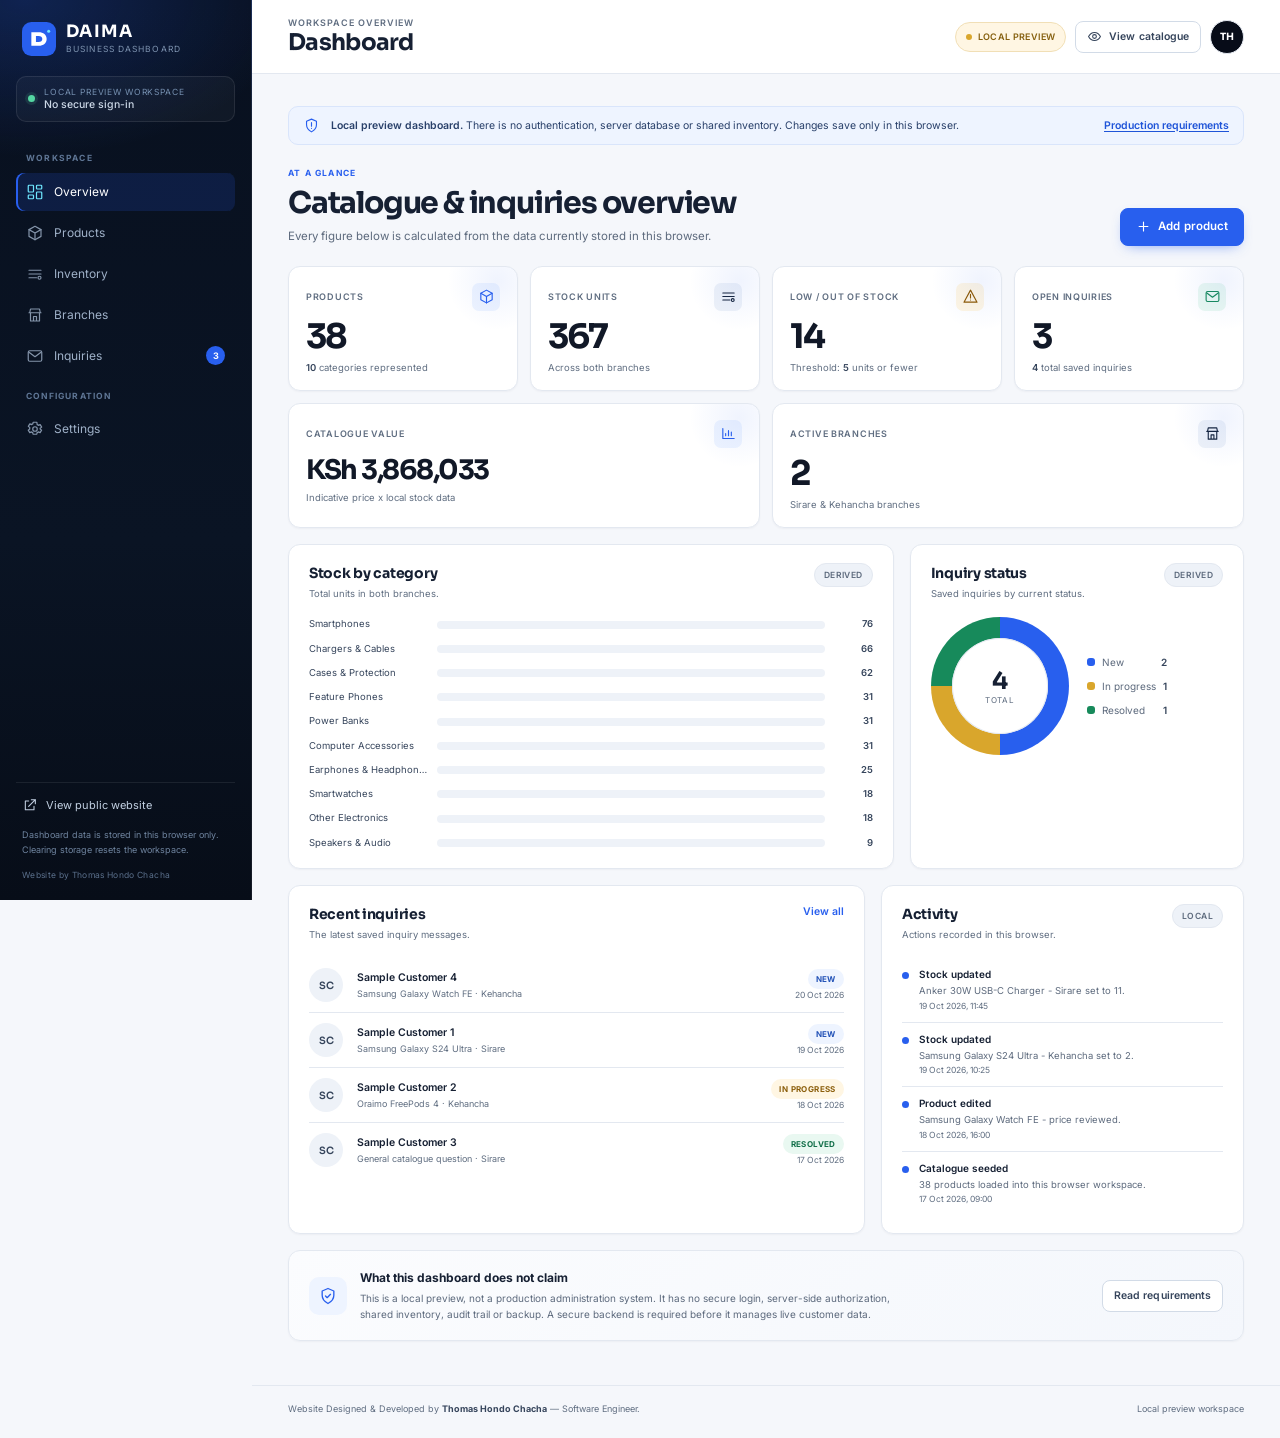
<file: admin.html>
<!DOCTYPE html>
<html lang="en-KE">
<head>
  <meta charset="utf-8" />
  <meta name="viewport" content="width=device-width, initial-scale=1" />
  <title>Business Dashboard — DAIMA COMMUNICATIONS</title>
  <meta name="description" content="Local business dashboard for managing the DAIMA COMMUNICATIONS catalogue, stock, branches and inquiries in this browser." />
  <meta name="robots" content="noindex, nofollow" />
  <meta name="theme-color" content="#070c18" />
  <link rel="icon" href="assets/images/favicon.svg" type="image/svg+xml" />
  <link rel="preconnect" href="https://fonts.googleapis.com" />
  <link rel="preconnect" href="https://fonts.gstatic.com" crossorigin />
  <link href="https://fonts.googleapis.com/css2?family=Inter:wght@400;500;600;700&family=Sora:wght@400;500;600;700;800&display=swap" rel="stylesheet" />
  <link rel="stylesheet" href="css/admin.css" />
</head>
<body class="admin-body">
  <a class="skip-link" href="#admin-content">Skip to dashboard content</a>

  <div class="admin-shell">
    <aside class="admin-sidebar" id="admin-sidebar" aria-label="Dashboard navigation">
      <div class="admin-sidebar__head">
        <a class="admin-brand" href="index.html" aria-label="Daima Communications public website">
          <span class="admin-brand__mark" aria-hidden="true">
            <svg viewBox="0 0 40 40" width="34" height="34" fill="none">
              <rect width="40" height="40" rx="11" fill="currentColor"/>
              <path d="M11 28V12h8.7c5.5 0 9.3 3.2 9.3 8s-3.8 8-9.3 8H11Zm5.4-4.5h3.1c2.7 0 4.4-1.4 4.4-3.5s-1.7-3.5-4.4-3.5h-3.1v7Z" fill="#fff"/>
              <circle cx="31.4" cy="10.8" r="1.8" fill="#6fe8ff"/>
            </svg>
          </span>
          <span class="admin-brand__word"><strong>DAIMA</strong><span>Business dashboard</span></span>
        </a>
        <button class="admin-icon-btn admin-sidebar__close" type="button" data-close-sidebar aria-label="Close navigation">
          <svg width="20" height="20" viewBox="0 0 24 24" fill="none" stroke="currentColor" stroke-width="1.6" stroke-linecap="round" aria-hidden="true"><path d="m6 6 12 12M18 6 6 18"/></svg>
        </button>
      </div>

      <div class="admin-workspace">
        <span class="admin-workspace__dot" aria-hidden="true"></span>
        <div>
          <span>Local preview workspace</span>
          <strong>No secure sign-in</strong>
        </div>
      </div>

      <nav class="admin-nav" aria-label="Dashboard sections">
        <span class="admin-nav__label">Workspace</span>
        <a class="admin-nav__link is-active" href="#overview" data-admin-nav="overview" aria-current="page">
          <svg width="18" height="18" viewBox="0 0 24 24" fill="none" stroke="currentColor" stroke-width="1.6" stroke-linecap="round" stroke-linejoin="round" aria-hidden="true"><rect x="3" y="3" width="7" height="9" rx="1"/><rect x="14" y="3" width="7" height="5" rx="1"/><rect x="14" y="12" width="7" height="9" rx="1"/><rect x="3" y="16" width="7" height="5" rx="1"/></svg>
          <span>Overview</span>
        </a>
        <a class="admin-nav__link" href="#products" data-admin-nav="products">
          <svg width="18" height="18" viewBox="0 0 24 24" fill="none" stroke="currentColor" stroke-width="1.6" stroke-linecap="round" stroke-linejoin="round" aria-hidden="true"><path d="m12 3 8 4.5v9L12 21l-8-4.5v-9L12 3Z"/><path d="m4 7.5 8 4.5 8-4.5M12 12v9"/></svg>
          <span>Products</span>
        </a>
        <a class="admin-nav__link" href="#inventory" data-admin-nav="inventory">
          <svg width="18" height="18" viewBox="0 0 24 24" fill="none" stroke="currentColor" stroke-width="1.6" stroke-linecap="round" stroke-linejoin="round" aria-hidden="true"><path d="M4 7h16M4 12h16M4 17h10"/><circle cx="18" cy="17" r="2"/></svg>
          <span>Inventory</span>
        </a>
        <a class="admin-nav__link" href="#branches" data-admin-nav="branches">
          <svg width="18" height="18" viewBox="0 0 24 24" fill="none" stroke="currentColor" stroke-width="1.6" stroke-linecap="round" stroke-linejoin="round" aria-hidden="true"><path d="M4 9h16M5 9l1-5h12l1 5M6 9v11h12V9M10 20v-6h4v6"/></svg>
          <span>Branches</span>
        </a>
        <a class="admin-nav__link" href="#inquiries" data-admin-nav="inquiries">
          <svg width="18" height="18" viewBox="0 0 24 24" fill="none" stroke="currentColor" stroke-width="1.6" stroke-linecap="round" stroke-linejoin="round" aria-hidden="true"><rect x="3" y="5" width="18" height="14" rx="2"/><path d="m4 7 8 6 8-6"/></svg>
          <span>Inquiries</span>
          <span class="admin-nav__badge" id="nav-inquiry-badge" hidden>0</span>
        </a>

        <span class="admin-nav__label">Configuration</span>
        <a class="admin-nav__link" href="#settings" data-admin-nav="settings">
          <svg width="18" height="18" viewBox="0 0 24 24" fill="none" stroke="currentColor" stroke-width="1.6" stroke-linecap="round" stroke-linejoin="round" aria-hidden="true"><circle cx="12" cy="12" r="3"/><path d="M19 12a7 7 0 0 0-.1-1l2-1.5-2-3.4-2.3 1a7 7 0 0 0-1.7-1L14.5 3h-5l-.4 2.1a7 7 0 0 0-1.7 1l-2.3-1-2 3.4L5 10a7 7 0 0 0 0 2l-2 1.5 2 3.4 2.3-1a7 7 0 0 0 1.7 1l.4 2.1h5l.4-2.1a7 7 0 0 0 1.7-1l2.3 1 2-3.4-2-1.5c.1-.3.1-.7.1-1Z"/></svg>
          <span>Settings</span>
        </a>
      </nav>

      <div class="admin-sidebar__foot">
        <a class="admin-side-link" href="index.html">
          <svg width="16" height="16" viewBox="0 0 24 24" fill="none" stroke="currentColor" stroke-width="1.6" stroke-linecap="round" stroke-linejoin="round" aria-hidden="true"><path d="M14 4h6v6M20 4 10 14M18 14v5H5V6h5"/></svg>
          View public website
        </a>
        <p class="admin-sidebar__note">Dashboard data is stored in this browser only. Clearing storage resets the workspace.</p>
        <span class="admin-credit">Website by Thomas Hondo Chacha</span>
      </div>
    </aside>

    <div class="admin-backdrop" data-close-sidebar hidden></div>

    <div class="admin-main">
      <header class="admin-topbar">
        <div class="admin-topbar__start">
          <button class="admin-icon-btn admin-menu-btn" type="button" data-open-sidebar aria-label="Open navigation" aria-expanded="false" aria-controls="admin-sidebar">
            <svg width="21" height="21" viewBox="0 0 24 24" fill="none" stroke="currentColor" stroke-width="1.7" stroke-linecap="round" aria-hidden="true"><path d="M4 7h16M4 12h16M4 17h10"/></svg>
          </button>
          <div>
            <span class="admin-topbar__eyebrow" id="admin-eyebrow">Workspace overview</span>
            <h1 class="admin-topbar__title" id="admin-title">Dashboard</h1>
          </div>
        </div>
        <div class="admin-topbar__actions">
          <span class="admin-status-pill"><span aria-hidden="true"></span>Local preview</span>
          <a class="admin-btn admin-btn--ghost admin-btn--sm" href="products.html" target="_blank" rel="noopener noreferrer">
            <svg width="15" height="15" viewBox="0 0 24 24" fill="none" stroke="currentColor" stroke-width="1.7" stroke-linecap="round" stroke-linejoin="round" aria-hidden="true"><path d="M2.5 12S6 5.5 12 5.5 21.5 12 21.5 12 18 18.5 12 18.5 2.5 12 2.5 12Z"/><circle cx="12" cy="12" r="3"/></svg>
            <span>View catalogue</span>
          </a>
          <button class="admin-avatar" type="button" data-admin-nav="settings" title="Profile settings" aria-label="TH — open settings">
            <span>TH</span>
          </button>
        </div>
      </header>

      <main class="admin-content" id="admin-content">
        <div class="admin-demo-banner" role="note">
          <svg width="17" height="17" viewBox="0 0 24 24" fill="none" stroke="currentColor" stroke-width="1.6" stroke-linecap="round" stroke-linejoin="round" aria-hidden="true"><path d="M12 3 5 6v5c0 5 3.4 8 7 10 3.6-2 7-5 7-10V6l-7-3Z"/><path d="M12 8v5M12 16h.01"/></svg>
          <p><strong>Local preview dashboard.</strong> There is no authentication, server database or shared inventory. Changes save only in this browser.</p>
          <a href="#settings" data-admin-nav="settings">Production requirements</a>
        </div>

        <!-- ============================================================
             OVERVIEW
             ============================================================ -->
        <section class="admin-section is-active" id="section-overview" data-admin-section="overview" aria-labelledby="overview-heading">
          <header class="admin-section__head">
            <div>
              <span class="admin-eyebrow">At a glance</span>
              <h2 id="overview-heading">Catalogue &amp; inquiries overview</h2>
              <p>Every figure below is calculated from the data currently stored in this browser.</p>
            </div>
            <div class="admin-section__actions">
              <button class="admin-btn admin-btn--primary" type="button" data-open-product>
                <svg width="15" height="15" viewBox="0 0 24 24" fill="none" stroke="currentColor" stroke-width="1.8" stroke-linecap="round" aria-hidden="true"><path d="M12 5v14M5 12h14"/></svg>
                Add product
              </button>
            </div>
          </header>

          <div class="metric-grid">
            <article class="metric-card">
              <div class="metric-card__top"><span>Products</span><span class="metric-icon metric-icon--blue"><svg width="17" height="17" viewBox="0 0 24 24" fill="none" stroke="currentColor" stroke-width="1.6" stroke-linecap="round" stroke-linejoin="round"><path d="m12 3 8 4.5v9L12 21l-8-4.5v-9L12 3Z"/><path d="m4 7.5 8 4.5 8-4.5M12 12v9"/></svg></span></div>
              <strong class="metric-value" id="metric-products">0</strong>
              <p class="metric-meta"><span id="metric-categories">0</span> categories represented</p>
            </article>
            <article class="metric-card">
              <div class="metric-card__top"><span>Stock units</span><span class="metric-icon metric-icon--navy"><svg width="17" height="17" viewBox="0 0 24 24" fill="none" stroke="currentColor" stroke-width="1.6" stroke-linecap="round" stroke-linejoin="round"><path d="M4 7h16M4 12h16M4 17h10"/><circle cx="18" cy="17" r="2"/></svg></span></div>
              <strong class="metric-value" id="metric-units">0</strong>
              <p class="metric-meta">Across both branches</p>
            </article>
            <article class="metric-card">
              <div class="metric-card__top"><span>Low / out of stock</span><span class="metric-icon metric-icon--amber"><svg width="17" height="17" viewBox="0 0 24 24" fill="none" stroke="currentColor" stroke-width="1.6" stroke-linecap="round" stroke-linejoin="round"><path d="M12 3 2.8 20h18.4L12 3Z"/><path d="M12 9v5M12 17h.01"/></svg></span></div>
              <strong class="metric-value" id="metric-lowstock">0</strong>
              <p class="metric-meta">Threshold: <span id="metric-threshold">5</span> units or fewer</p>
            </article>
            <article class="metric-card">
              <div class="metric-card__top"><span>Open inquiries</span><span class="metric-icon metric-icon--green"><svg width="17" height="17" viewBox="0 0 24 24" fill="none" stroke="currentColor" stroke-width="1.6" stroke-linecap="round" stroke-linejoin="round"><rect x="3" y="5" width="18" height="14" rx="2"/><path d="m4 7 8 6 8-6"/></svg></span></div>
              <strong class="metric-value" id="metric-open-inquiries">0</strong>
              <p class="metric-meta"><span id="metric-total-inquiries">0</span> total saved inquiries</p>
            </article>
            <article class="metric-card metric-card--wide">
              <div class="metric-card__top"><span>Catalogue value</span><span class="metric-icon metric-icon--blue"><svg width="17" height="17" viewBox="0 0 24 24" fill="none" stroke="currentColor" stroke-width="1.6" stroke-linecap="round" stroke-linejoin="round"><path d="M4 19V5M4 19h16"/><path d="M8 15v-3M12 15V8M16 15v-5"/></svg></span></div>
              <strong class="metric-value metric-value--sm" id="metric-value">KSh 0</strong>
              <p class="metric-meta">Indicative price x local stock data</p>
            </article>
            <article class="metric-card metric-card--wide">
              <div class="metric-card__top"><span>Active branches</span><span class="metric-icon metric-icon--navy"><svg width="17" height="17" viewBox="0 0 24 24" fill="none" stroke="currentColor" stroke-width="1.6" stroke-linecap="round" stroke-linejoin="round"><path d="M4 9h16M5 9l1-5h12l1 5M6 9v11h12V9M10 20v-6h4v6"/></svg></span></div>
              <strong class="metric-value" id="metric-branches">0</strong>
              <p class="metric-meta">Sirare &amp; Kehancha branches</p>
            </article>
          </div>

          <div class="admin-grid admin-grid--charts">
            <article class="admin-card">
              <header class="admin-card__head">
                <div><h3>Stock by category</h3><p>Total units in both branches.</p></div>
                <span class="admin-chip">Derived</span>
              </header>
              <div class="bar-chart" id="stock-chart" role="img" aria-label="Bar chart of stock by product category"></div>
            </article>

            <article class="admin-card">
              <header class="admin-card__head">
                <div><h3>Inquiry status</h3><p>Saved inquiries by current status.</p></div>
                <span class="admin-chip">Derived</span>
              </header>
              <div class="donut-wrap">
                <div class="donut-chart" id="status-chart" role="img" aria-label="Donut chart of inquiry statuses">
                  <div class="donut-chart__inner"><strong id="donut-total">0</strong><span>total</span></div>
                </div>
                <div class="chart-legend" id="status-legend"></div>
              </div>
            </article>
          </div>

          <div class="admin-grid admin-grid--split">
            <article class="admin-card">
              <header class="admin-card__head">
                <div><h3>Recent inquiries</h3><p>The latest saved inquiry messages.</p></div>
                <a class="admin-text-link" href="#inquiries" data-admin-nav="inquiries">View all</a>
              </header>
              <div class="admin-list" id="recent-inquiries"></div>
            </article>

            <article class="admin-card">
              <header class="admin-card__head">
                <div><h3>Activity</h3><p>Actions recorded in this browser.</p></div>
                <span class="admin-chip">Local</span>
              </header>
              <div class="activity-feed" id="activity-feed"></div>
            </article>
          </div>

          <article class="admin-card admin-card--note">
            <div class="admin-card__note-icon">
              <svg width="20" height="20" viewBox="0 0 24 24" fill="none" stroke="currentColor" stroke-width="1.6" stroke-linecap="round" stroke-linejoin="round" aria-hidden="true"><path d="M12 3 5 6v5c0 5 3.4 8 7 10 3.6-2 7-5 7-10V6l-7-3Z"/><path d="m9 12 2 2 4-4"/></svg>
            </div>
            <div>
              <h3>What this dashboard does not claim</h3>
              <p>This is a local preview, not a production administration system. It has no secure login, server-side authorization, shared inventory, audit trail or backup. A secure backend is required before it manages live customer data.</p>
            </div>
            <a class="admin-btn admin-btn--ghost admin-btn--sm" href="#settings" data-admin-nav="settings">Read requirements</a>
          </article>
        </section>

        <!-- ============================================================
             PRODUCTS
             ============================================================ -->
        <section class="admin-section" id="section-products" data-admin-section="products" aria-labelledby="products-heading" hidden>
          <header class="admin-section__head">
            <div>
              <span class="admin-eyebrow">Catalogue management</span>
              <h2 id="products-heading">Products</h2>
              <p>Create, edit and remove products stored locally. Public pages read from the same store in this browser.</p>
            </div>
            <div class="admin-section__actions">
              <button class="admin-btn admin-btn--primary" type="button" data-open-product>
                <svg width="15" height="15" viewBox="0 0 24 24" fill="none" stroke="currentColor" stroke-width="1.8" stroke-linecap="round" aria-hidden="true"><path d="M12 5v14M5 12h14"/></svg>
                Add product
              </button>
            </div>
          </header>

          <div class="admin-card">
            <div class="admin-toolbar">
              <div class="admin-search">
                <svg width="15" height="15" viewBox="0 0 24 24" fill="none" stroke="currentColor" stroke-width="1.7" stroke-linecap="round" aria-hidden="true"><circle cx="11" cy="11" r="6.5"/><path d="m16 16 4.5 4.5"/></svg>
                <label class="sr-only" for="product-search">Search products</label>
                <input id="product-search" type="search" placeholder="Search name, brand, SKU…" autocomplete="off" />
              </div>
              <div class="admin-field admin-field--inline">
                <label class="sr-only" for="product-category-filter">Filter by category</label>
                <select id="product-category-filter">
                  <option value="">All categories</option>
                </select>
              </div>
              <span class="admin-count" id="product-count">0 products</span>
            </div>
            <div class="admin-table-wrap" id="products-table"></div>
            <div class="admin-empty" id="products-empty" hidden>
              <h3>No products match this view</h3>
              <p>Try a different search term or add a new product.</p>
            </div>
          </div>
        </section>

        <!-- ============================================================
             INVENTORY
             ============================================================ -->
        <section class="admin-section" id="section-inventory" data-admin-section="inventory" aria-labelledby="inventory-heading" hidden>
          <header class="admin-section__head">
            <div>
              <span class="admin-eyebrow">Stock</span>
              <h2 id="inventory-heading">Inventory by branch</h2>
              <p>These figures are kept in this browser. They are not a live shared inventory record and must be confirmed with the branch.</p>
            </div>
            <div class="admin-section__actions">
              <button class="admin-btn admin-btn--primary" type="button" id="save-inventory">
                <svg width="15" height="15" viewBox="0 0 24 24" fill="none" stroke="currentColor" stroke-width="1.7" stroke-linecap="round" stroke-linejoin="round" aria-hidden="true"><path d="M5 12.5 9.5 17 19 7"/></svg>
                Save inventory changes
              </button>
            </div>
          </header>

          <div class="admin-card">
            <div class="inventory-top">
              <div class="admin-toolbar" style="margin:0;flex:1">
                <div class="admin-search">
                  <svg width="15" height="15" viewBox="0 0 24 24" fill="none" stroke="currentColor" stroke-width="1.7" stroke-linecap="round" aria-hidden="true"><circle cx="11" cy="11" r="6.5"/><path d="m16 16 4.5 4.5"/></svg>
                  <label class="sr-only" for="inventory-search">Search inventory</label>
                  <input id="inventory-search" type="search" placeholder="Search inventory…" autocomplete="off" />
                </div>
                <div class="admin-field admin-field--inline">
                  <label class="sr-only" for="inventory-filter">Filter stock level</label>
                  <select id="inventory-filter">
                    <option value="">All stock levels</option>
                    <option value="low">Low stock</option>
                    <option value="out">Out of stock</option>
                  </select>
                </div>
              </div>
              <div class="threshold-control">
                <label for="inventory-threshold">Low-stock threshold</label>
                <div class="threshold-control__row">
                  <input id="inventory-threshold" type="number" min="0" step="1" inputmode="numeric" value="5" />
                  <button class="admin-btn admin-btn--ghost admin-btn--sm" type="button" id="save-threshold">Apply</button>
                </div>
              </div>
            </div>
            <div class="notice-strip notice-strip--amber">
              <svg width="15" height="15" viewBox="0 0 24 24" fill="none" stroke="currentColor" stroke-width="1.6" stroke-linecap="round" stroke-linejoin="round" aria-hidden="true"><path d="M12 3 2.8 20h18.4L12 3Z"/><path d="M12 9v5M12 17h.01"/></svg>
              <span>Stock figures are stored in this browser only. Public product pages ask customers to confirm availability with the team instead of showing these figures.</span>
            </div>
            <div class="admin-table-wrap" id="inventory-table"></div>
            <div class="admin-empty" id="inventory-empty" hidden>
              <h3>No inventory rows match this view</h3>
              <p>Clear the search or choose a different stock filter.</p>
            </div>
            <footer class="inventory-foot">
              <p id="inventory-summary">0 units across 0 products.</p>
              <button class="admin-btn admin-btn--primary" type="button" id="save-inventory-foot">Save inventory changes</button>
            </footer>
          </div>
        </section>

        <!-- ============================================================
             BRANCHES
             ============================================================ -->
        <section class="admin-section" id="section-branches" data-admin-section="branches" aria-labelledby="branches-heading" hidden>
          <header class="admin-section__head">
            <div>
              <span class="admin-eyebrow">Location configuration</span>
              <h2 id="branches-heading">Branches</h2>
              <p>Edit the branch details used across the public website. Confirm changes with the business before publishing.</p>
            </div>
          </header>

          <div class="definition-banner">
            <strong>Do not invent operational details.</strong>
            <span>Street addresses, phone numbers, opening hours and WhatsApp numbers should be updated only when the business confirms them.</span>
          </div>

          <div class="branch-admin-grid" id="branch-forms"></div>
        </section>

        <!-- ============================================================
             INQUIRIES
             ============================================================ -->
        <section class="admin-section" id="section-inquiries" data-admin-section="inquiries" aria-labelledby="inquiries-heading" hidden>
          <header class="admin-section__head">
            <div>
              <span class="admin-eyebrow">Inquiries</span>
              <h2 id="inquiries-heading">Saved inquiries</h2>
              <p>These messages were saved by the public inquiry forms in this browser. No email, SMS or WhatsApp message has been delivered.</p>
            </div>
            <div class="admin-section__actions">
              <span class="admin-chip" id="inquiry-count">0 inquiries</span>
            </div>
          </header>

          <div class="admin-card">
            <div class="admin-toolbar">
              <div class="admin-search">
                <svg width="15" height="15" viewBox="0 0 24 24" fill="none" stroke="currentColor" stroke-width="1.7" stroke-linecap="round" aria-hidden="true"><circle cx="11" cy="11" r="6.5"/><path d="m16 16 4.5 4.5"/></svg>
                <label class="sr-only" for="inquiry-search">Search inquiries</label>
                <input id="inquiry-search" type="search" placeholder="Search reference, name, product…" autocomplete="off" />
              </div>
              <div class="admin-field admin-field--inline">
                <label class="sr-only" for="inquiry-status-filter">Filter by status</label>
                <select id="inquiry-status-filter">
                  <option value="">All statuses</option>
                  <option value="new">New</option>
                  <option value="in_progress">In progress</option>
                  <option value="resolved">Resolved</option>
                </select>
              </div>
              <span class="admin-count" id="inquiry-result-count">0 shown</span>
            </div>
            <div class="admin-inquiry-list" id="inquiries-list"></div>
            <div class="admin-empty" id="inquiries-empty" hidden>
              <h3>No inquiries match this view</h3>
              <p>Try another search term or status filter. New inquiries appear here after a public form is submitted in this browser.</p>
            </div>
          </div>
        </section>

        <!-- ============================================================
             SETTINGS
             ============================================================ -->
        <section class="admin-section" id="section-settings" data-admin-section="settings" aria-labelledby="settings-heading" hidden>
          <header class="admin-section__head">
            <div>
              <span class="admin-eyebrow">Configuration</span>
              <h2 id="settings-heading">Settings</h2>
              <p>These settings affect public pages that read the same browser storage. They are not shared server-side settings.</p>
            </div>
          </header>

          <div class="admin-grid admin-grid--settings">
            <form class="admin-card admin-form" id="settings-form" novalidate>
              <header class="admin-card__head">
                <div><h3>Business &amp; catalogue</h3><p>Values are saved locally in this browser.</p></div>
              </header>
              <div class="admin-form-grid">
                <div class="admin-field">
                  <label for="settings-business-name">Business name</label>
                  <input id="settings-business-name" name="businessName" type="text" maxlength="80" required />
                  <span class="admin-field__hint">Shown in the public header and footer.</span>
                </div>
                <div class="admin-field">
                  <label for="settings-currency">Currency symbol</label>
                  <input id="settings-currency" name="currencySymbol" type="text" maxlength="8" required />
                  <span class="admin-field__hint">Used to format prices.</span>
                </div>
                <div class="admin-field">
                  <label for="settings-whatsapp">WhatsApp number</label>
                  <input id="settings-whatsapp" name="whatsappNumber" type="tel" inputmode="tel" placeholder="2547XXXXXXXX" maxlength="24" />
                  <span class="admin-field__hint">Digits only, international format. Leave blank until verified. Public WhatsApp actions stay disabled while blank.</span>
                </div>
                <div class="admin-field">
                  <label for="settings-threshold">Low-stock threshold</label>
                  <input id="settings-threshold" name="lowStockThreshold" type="number" min="0" max="999" step="1" inputmode="numeric" />
                  <span class="admin-field__hint">Products at or below this total count as low stock.</span>
                </div>
                <div class="admin-field admin-field--full">
                  <label for="settings-catalogue-note">Catalogue note</label>
                  <textarea id="settings-catalogue-note" name="catalogueNote" rows="3" maxlength="400"></textarea>
                  <span class="admin-field__hint">Reserved for configurable public messaging.</span>
                </div>
              </div>

              <div class="admin-toggle-list">
                <label class="admin-toggle">
                  <span><strong>Show product badges</strong><small>Add a small catalogue label to public product cards.</small></span>
                  <input type="checkbox" name="showDemoBadges" />
                </label>
                <label class="admin-toggle">
                  <span><strong>Show catalogue prices</strong><small>Keep indicative prices visible.</small></span>
                  <input type="checkbox" name="cataloguePriceDisplay" />
                </label>
                <label class="admin-toggle">
                  <span><strong>Announcement banner</strong><small>Reserved for a future public announcement.</small></span>
                  <input type="checkbox" name="demoBanner" />
                </label>
                <label class="admin-toggle">
                  <span><strong>Filter by branch stock</strong><small>Do not enable until real per-branch inventory is verified and connected.</small></span>
                  <input type="checkbox" name="filterByBranch" />
                </label>
              </div>

              <div class="admin-form-actions">
                <button class="admin-btn admin-btn--primary" type="submit">Save settings</button>
                <button class="admin-btn admin-btn--ghost" type="button" id="reset-settings">Reset to defaults</button>
              </div>
            </form>

            <div class="admin-stack">
              <article class="admin-card">
                <header class="admin-card__head">
                  <div><h3>Local preview tools</h3><p>Export or reset the local workspace.</p></div>
                </header>
                <p class="admin-muted">The export contains products, branches, inquiries, settings and activity stored in this browser. It is not a server backup.</p>
                <div class="admin-form-actions admin-form-actions--stack">
                  <button class="admin-btn admin-btn--ghost" type="button" id="export-data">
                    <svg width="15" height="15" viewBox="0 0 24 24" fill="none" stroke="currentColor" stroke-width="1.7" stroke-linecap="round" stroke-linejoin="round" aria-hidden="true"><path d="M12 4v11M7 11l5 4 5-4M4 20h16"/></svg>
                    Export data (JSON)
                  </button>
                  <button class="admin-btn admin-btn--danger-ghost" type="button" id="reset-demo-data">
                    <svg width="15" height="15" viewBox="0 0 24 24" fill="none" stroke="currentColor" stroke-width="1.7" stroke-linecap="round" stroke-linejoin="round" aria-hidden="true"><path d="M4 11a8 8 0 0 1 14-4l2 2M20 5v4h-4M20 13a8 8 0 0 1-14 4l-2-2M4 19v-4h4"/></svg>
                    Reset all data
                  </button>
                </div>
              </article>

              <article class="admin-card admin-card--security">
                <header class="admin-card__head">
                  <div><h3>Production requirements</h3><p>What must change before real use.</p></div>
                </header>
                <ul class="admin-checklist">
                  <li>Secure server-side authentication and role-based authorization.</li>
                  <li>A proper database with validated, permissioned APIs.</li>
                  <li>Server-side input validation and rate limiting.</li>
                  <li>HTTPS, security headers and CSRF protection.</li>
                  <li>Audit logs, backups and a data-retention policy.</li>
                  <li>Consent, privacy and data-subject request handling.</li>
                  <li>Verified business details, pricing and stock feeds.</li>
                </ul>
                <p class="admin-small-note">This dashboard intentionally has no fake login screen. A client-side password would provide no real security and could mislead users.</p>
              </article>
            </div>
          </div>
        </section>
      </main>

      <footer class="admin-footer">
        <p>Website Designed &amp; Developed by <strong>Thomas Hondo Chacha</strong> — Software Engineer.</p>
        <p>Local preview workspace</p>
      </footer>
    </div>
  </div>

  <!-- Product create/edit dialog -->
  <dialog class="admin-dialog admin-dialog--wide" id="product-dialog" aria-labelledby="product-dialog-title">
    <form id="product-form" novalidate>
      <header class="admin-dialog__head">
        <div>
          <span class="admin-eyebrow">Catalogue</span>
          <h2 id="product-dialog-title">Add product</h2>
        </div>
        <button class="admin-icon-btn" type="button" data-close-admin-dialog aria-label="Close product form">
          <svg width="20" height="20" viewBox="0 0 24 24" fill="none" stroke="currentColor" stroke-width="1.6" stroke-linecap="round" aria-hidden="true"><path d="m6 6 12 12M18 6 6 18"/></svg>
        </button>
      </header>
      <div class="admin-dialog__body">
        <input type="hidden" name="id" id="product-id" />
        <div class="admin-form-grid">
          <div class="admin-field admin-field--full">
            <label for="product-name">Product name <span class="req">*</span></label>
            <input id="product-name" name="name" type="text" maxlength="100" required />
            <span class="admin-field__error" role="alert"></span>
          </div>
          <div class="admin-field">
            <label for="product-brand">Brand <span class="req">*</span></label>
            <input id="product-brand" name="brand" type="text" list="brand-options" maxlength="40" required />
            <datalist id="brand-options"></datalist>
            <span class="admin-field__error" role="alert"></span>
          </div>
          <div class="admin-field">
            <label for="product-model">Model</label>
            <input id="product-model" name="model" type="text" maxlength="60" />
          </div>
          <div class="admin-field">
            <label for="product-category">Category <span class="req">*</span></label>
            <select id="product-category" name="category" required></select>
            <span class="admin-field__error" role="alert"></span>
          </div>
          <div class="admin-field">
            <label for="product-sku">SKU <span class="req">*</span></label>
            <input id="product-sku" name="sku" type="text" maxlength="30" required />
            <span class="admin-field__error" role="alert"></span>
          </div>
          <div class="admin-field">
            <label for="product-price">Indicative price (KSh) <span class="req">*</span></label>
            <input id="product-price" name="price" type="number" min="0" step="1" inputmode="numeric" required />
            <span class="admin-field__error" role="alert"></span>
          </div>
          <div class="admin-field">
            <label for="product-featured">Featured listing</label>
            <label class="admin-toggle admin-toggle--compact">
              <span><strong>Highlight on homepage</strong><small>Used by the featured rail.</small></span>
              <input id="product-featured" name="featured" type="checkbox" />
            </label>
          </div>
          <div class="admin-field">
            <label for="product-stock-sirare">Stock - Sirare</label>
            <input id="product-stock-sirare" name="stockSirare" type="number" min="0" step="1" inputmode="numeric" value="0" />
          </div>
          <div class="admin-field">
            <label for="product-stock-kehancha">Stock - Kehancha</label>
            <input id="product-stock-kehancha" name="stockKehancha" type="number" min="0" step="1" inputmode="numeric" value="0" />
          </div>
          <div class="admin-field admin-field--full">
            <label for="product-image">Product image path</label>
            <input id="product-image" name="image" type="text" maxlength="160" placeholder="assets/images/fallback.svg" />
            <span class="admin-field__hint">Use one of the original SVG renders in <code>assets/images/</code>. A fallback is applied automatically if the path fails.</span>
          </div>
          <div class="admin-field admin-field--full">
            <label for="product-description">Description</label>
            <textarea id="product-description" name="description" rows="3" maxlength="600"></textarea>
          </div>
          <div class="admin-field admin-field--full">
            <label for="product-highlights">Highlights</label>
            <textarea id="product-highlights" name="highlights" rows="3" placeholder="One highlight per line"></textarea>
            <span class="admin-field__hint">Keep claims accurate and confirm details with the branch.</span>
          </div>
        </div>
      </div>
      <footer class="admin-dialog__foot">
        <button class="admin-btn admin-btn--ghost" type="button" data-close-admin-dialog>Cancel</button>
        <button class="admin-btn admin-btn--primary" type="submit">Save product</button>
      </footer>
    </form>
  </dialog>

  <!-- Inquiry detail dialog -->
  <dialog class="admin-dialog" id="inquiry-dialog" aria-labelledby="inquiry-dialog-title">
    <header class="admin-dialog__head">
      <div>
        <span class="admin-eyebrow">Inquiry</span>
        <h2 id="inquiry-dialog-title">Inquiry details</h2>
      </div>
      <button class="admin-icon-btn" type="button" data-close-admin-dialog aria-label="Close inquiry details">
        <svg width="20" height="20" viewBox="0 0 24 24" fill="none" stroke="currentColor" stroke-width="1.6" stroke-linecap="round" aria-hidden="true"><path d="m6 6 12 12M18 6 6 18"/></svg>
      </button>
    </header>
    <div class="admin-dialog__body" id="inquiry-detail-body"></div>
    <footer class="admin-dialog__foot">
      <button class="admin-btn admin-btn--ghost" type="button" data-close-admin-dialog>Close</button>
      <button class="admin-btn admin-btn--danger-ghost" type="button" id="delete-inquiry-from-dialog">Delete inquiry</button>
    </footer>
  </dialog>

  <!-- Confirmation dialog -->
  <dialog class="admin-dialog admin-dialog--confirm" id="confirm-dialog" aria-labelledby="confirm-title">
    <div class="confirm-icon" aria-hidden="true">
      <svg width="24" height="24" viewBox="0 0 24 24" fill="none" stroke="currentColor" stroke-width="1.7" stroke-linecap="round" stroke-linejoin="round"><path d="M12 3 2.8 20h18.4L12 3Z"/><path d="M12 9v5M12 17h.01"/></svg>
    </div>
    <h2 id="confirm-title">Are you sure?</h2>
    <p id="confirm-message">This action cannot be undone.</p>
    <div class="admin-dialog__foot admin-dialog__foot--center">
      <button class="admin-btn admin-btn--ghost" type="button" id="confirm-cancel">Cancel</button>
      <button class="admin-btn admin-btn--danger" type="button" id="confirm-accept">Confirm</button>
    </div>
  </dialog>

  <div class="admin-toast-region" id="admin-toast-region" role="status" aria-live="polite" aria-atomic="false"></div>

  <script src="js/config.js" defer></script>
  <script src="js/data.js" defer></script>
  <script src="js/admin.js" defer></script>
</body>
</html>
</file>
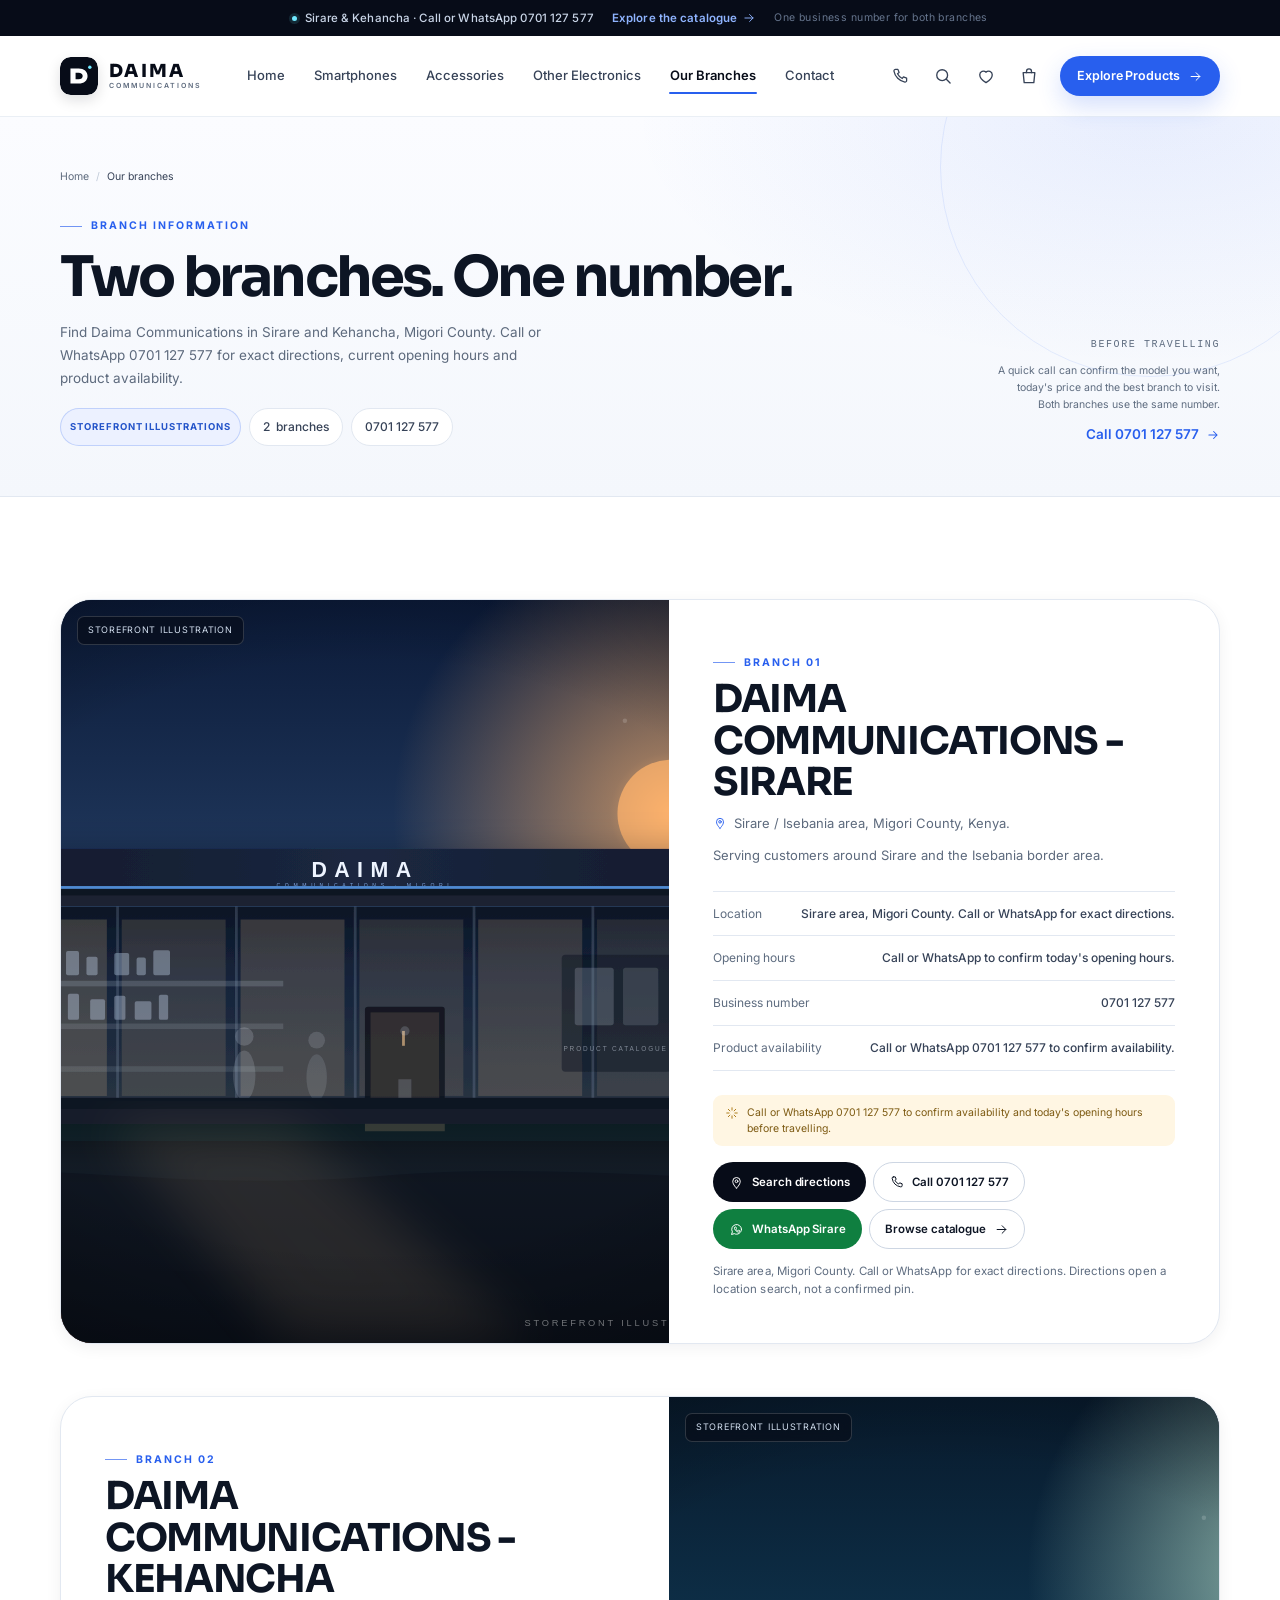
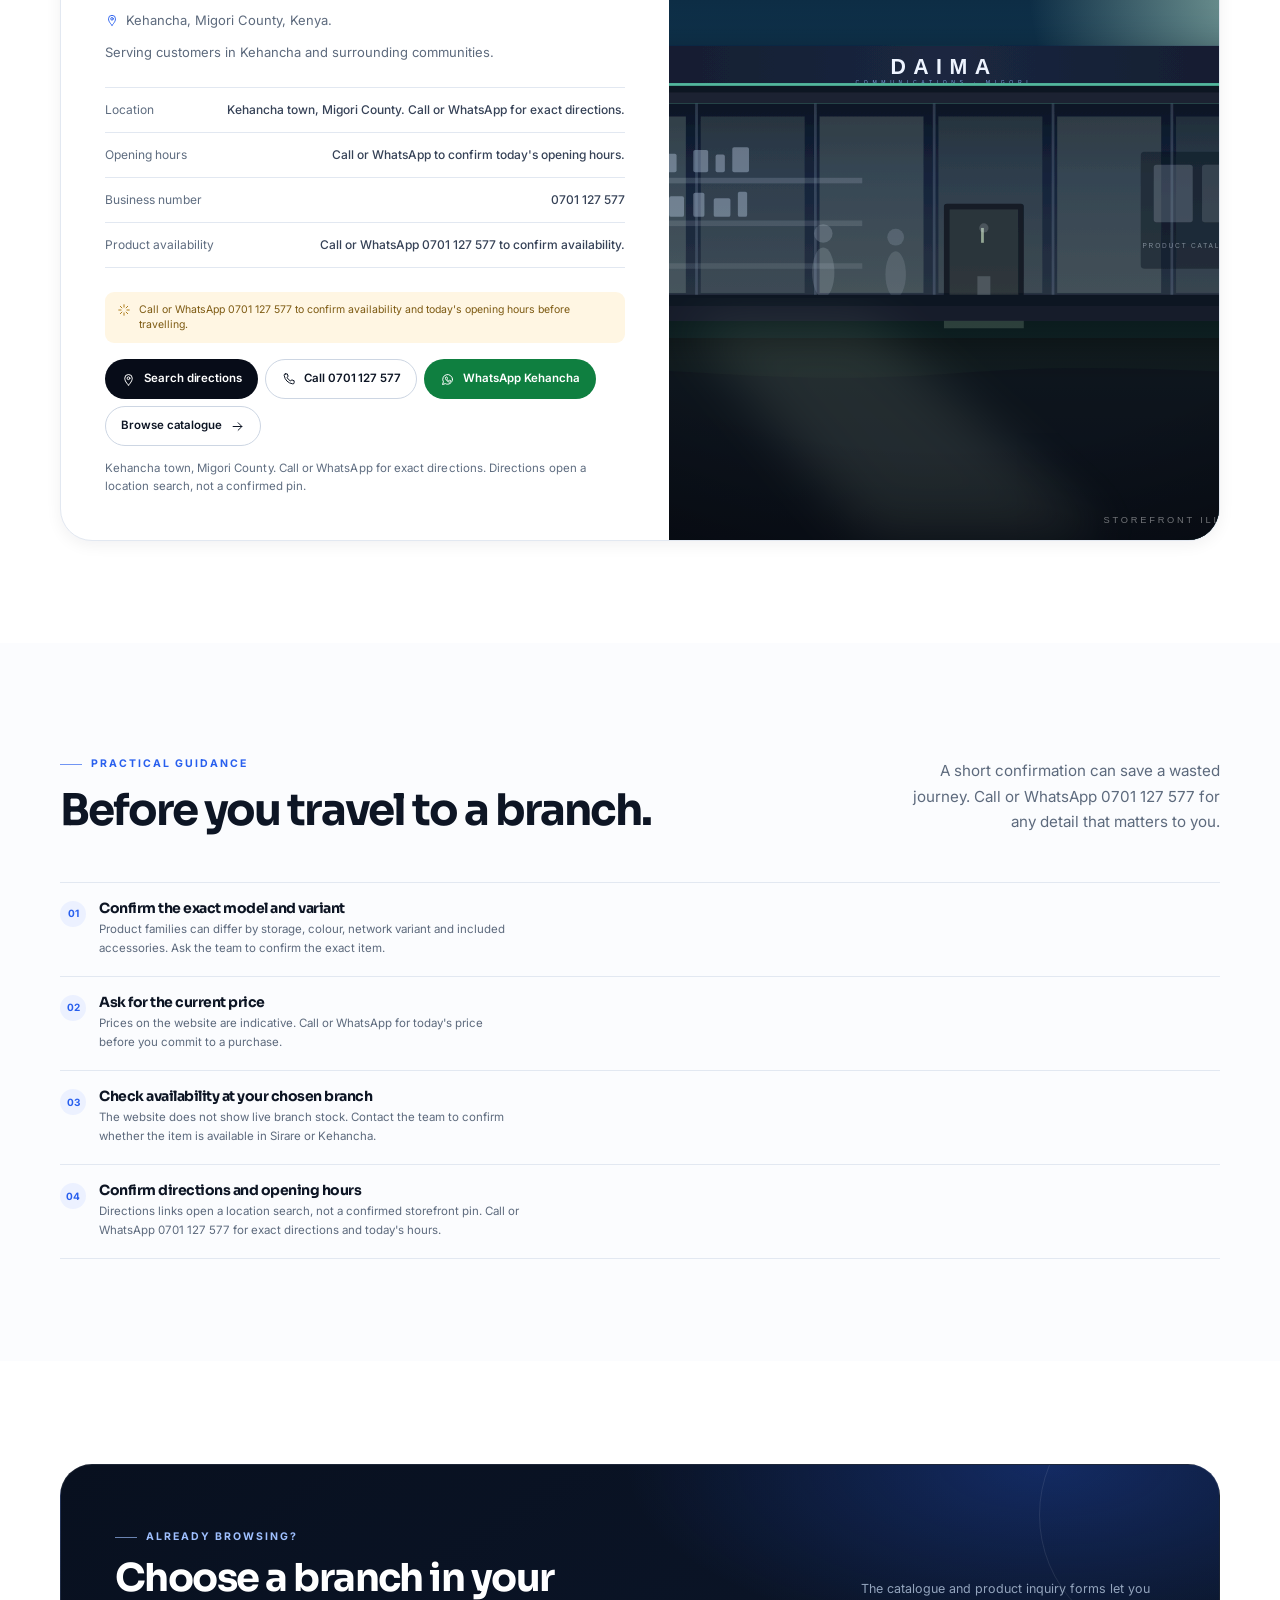
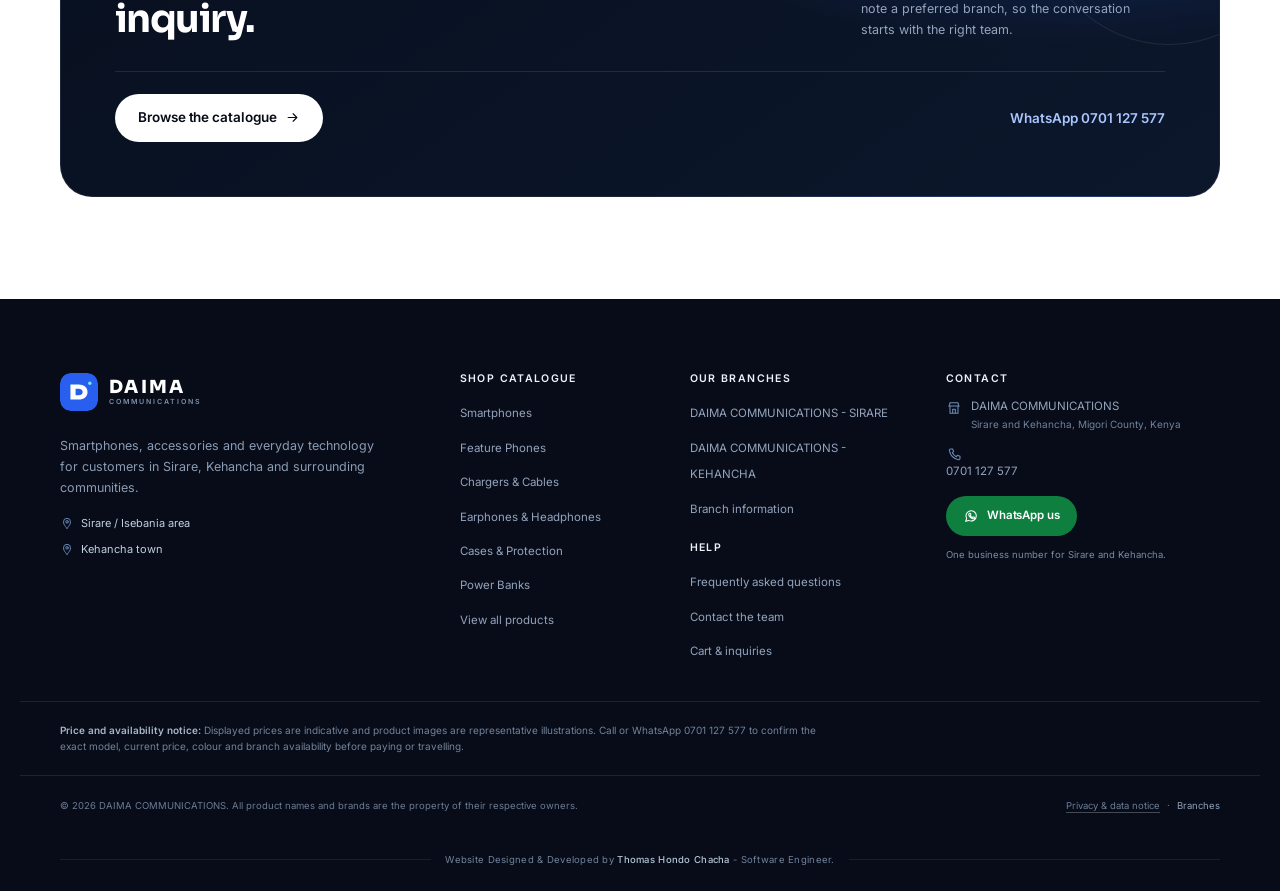
<file: branches.html>
<!DOCTYPE html>
<html lang="en-KE">
<head>
  <meta charset="utf-8" />
  <meta name="viewport" content="width=device-width, initial-scale=1" />
  <title>Our Branches - Sirare &amp; Kehancha | DAIMA COMMUNICATIONS</title>
  <meta name="description" content="Visit DAIMA COMMUNICATIONS in Sirare or Kehancha, Migori County. Call or WhatsApp 0701 127 577 for directions, opening hours and product availability." />
  <meta name="theme-color" content="#070c18" />
  <link rel="icon" href="assets/images/favicon.svg" type="image/svg+xml" />
  <link rel="canonical" href="https://daima-communications-website.vercel.app/branches.html" />
  <meta property="og:type" content="website" />
  <meta property="og:title" content="Our Branches - DAIMA COMMUNICATIONS" />
  <meta property="og:description" content="Sirare and Kehancha branches in Migori County. One business number: 0701 127 577." />
  <meta property="og:image" content="https://daima-communications-website.vercel.app/assets/images/social-card.png" />
  <link rel="preconnect" href="https://fonts.googleapis.com" />
  <link rel="preconnect" href="https://fonts.gstatic.com" crossorigin />
  <link href="https://fonts.googleapis.com/css2?family=Inter:wght@400;500;600;700&family=Sora:wght@400;500;600;700;800&display=swap" rel="stylesheet" />
  <link rel="stylesheet" href="css/style.css" />
</head>
<body data-page="branches">
  <noscript>
    <div style="padding:16px;background:#070c18;color:#fff;text-align:center;font-family:system-ui;font-size:13px">
      Branch profiles use JavaScript. Daima Communications has branches in Sirare and Kehancha, Migori County. Call 0701 127 577.
    </div>
  </noscript>

  <div id="site-header-root"></div>

  <main id="main">
    <section class="page-hero" aria-labelledby="branches-title">
      <div class="container">
        <nav class="breadcrumb" aria-label="Breadcrumb">
          <a href="index.html">Home</a>
          <span class="sep">/</span>
          <span aria-current="page">Our branches</span>
        </nav>
        <div class="page-hero__row">
          <div>
            <span class="eyebrow">Branch information</span>
            <h1 id="branches-title">Two branches. One number.</h1>
            <p class="page-hero__lede">Find Daima Communications in Sirare and Kehancha, Migori County. Call or WhatsApp 0701 127 577 for exact directions, current opening hours and product availability.</p>
            <div class="page-hero__meta">
              <span class="demo-chip">Storefront illustrations</span>
              <span class="chip"><span id="branches-count">2</span> branches</span>
              <span class="chip">0701 127 577</span>
            </div>
          </div>
          <div class="page-hero__aside">
            <span class="mono-label">Before travelling</span>
            <p>A quick call can confirm the model you want, today's price and the best branch to visit. Both branches use the same number.</p>
            <a class="text-link" href="tel:+254701127577">Call 0701 127 577
              <svg width="14" height="14" viewBox="0 0 24 24" fill="none" stroke="currentColor" stroke-width="1.8" stroke-linecap="round" stroke-linejoin="round" aria-hidden="true"><path d="M5 12h14M13 6l6 6-6 6"/></svg>
            </a>
          </div>
        </div>
      </div>
    </section>

    <section class="section" aria-label="Branch profiles">
      <div class="container">
        <div class="branch-page-grid" id="branch-profiles">
          <div class="empty-state">
            <h2 style="font-size:1.5rem;margin-bottom:8px">Loading branch profiles...</h2>
            <p>If this remains visible, JavaScript may be disabled.</p>
          </div>
        </div>
      </div>
    </section>

    <section class="section section--paper" aria-labelledby="before-travel-title">
      <div class="container">
        <div class="section-head section-head--split">
          <div class="section-head__main">
            <span class="eyebrow">Practical guidance</span>
            <h2 class="section-title" id="before-travel-title">Before you travel to a branch.</h2>
          </div>
          <div class="section-head__side">
            <p class="section-lede">A short confirmation can save a wasted journey. Call or WhatsApp 0701 127 577 for any detail that matters to you.</p>
          </div>
        </div>

        <div class="before-travel">
          <div class="before-item">
            <span class="before-item__num">01</span>
            <div>
              <h3>Confirm the exact model and variant</h3>
              <p>Product families can differ by storage, colour, network variant and included accessories. Ask the team to confirm the exact item.</p>
            </div>
          </div>
          <div class="before-item">
            <span class="before-item__num">02</span>
            <div>
              <h3>Ask for the current price</h3>
              <p>Prices on the website are indicative. Call or WhatsApp for today's price before you commit to a purchase.</p>
            </div>
          </div>
          <div class="before-item">
            <span class="before-item__num">03</span>
            <div>
              <h3>Check availability at your chosen branch</h3>
              <p>The website does not show live branch stock. Contact the team to confirm whether the item is available in Sirare or Kehancha.</p>
            </div>
          </div>
          <div class="before-item">
            <span class="before-item__num">04</span>
            <div>
              <h3>Confirm directions and opening hours</h3>
              <p>Directions links open a location search, not a confirmed storefront pin. Call or WhatsApp 0701 127 577 for exact directions and today's hours.</p>
            </div>
          </div>
        </div>
      </div>
    </section>

    <section class="section" aria-labelledby="branch-help-title">
      <div class="container">
        <div class="transparency">
          <div class="transparency-head">
            <div>
              <span class="eyebrow eyebrow--light">Already browsing?</span>
              <h2 id="branch-help-title">Choose a branch in your inquiry.</h2>
            </div>
            <p>The catalogue and product inquiry forms let you note a preferred branch, so the conversation starts with the right team.</p>
          </div>
          <div class="section-foot" style="margin-top:0;border-top:1px solid rgba(255,255,255,0.1);padding-top:22px">
            <a class="btn btn-light" href="products.html">Browse the catalogue
              <svg width="15" height="15" viewBox="0 0 24 24" fill="none" stroke="currentColor" stroke-width="1.8" stroke-linecap="round" stroke-linejoin="round" aria-hidden="true"><path d="M5 12h14M13 6l6 6-6 6"/></svg>
            </a>
            <a class="text-link text-link--light" href="https://wa.me/254701127577" target="_blank" rel="noopener noreferrer">WhatsApp 0701 127 577</a>
          </div>
        </div>
      </div>
    </section>
  </main>

  <div id="site-footer-root"></div>

  <script src="js/config.js" defer></script>
  <script src="js/data.js" defer></script>
  <script src="js/components.js" defer></script>
  <script src="js/script.js" defer></script>
</body>
</html>
</file>
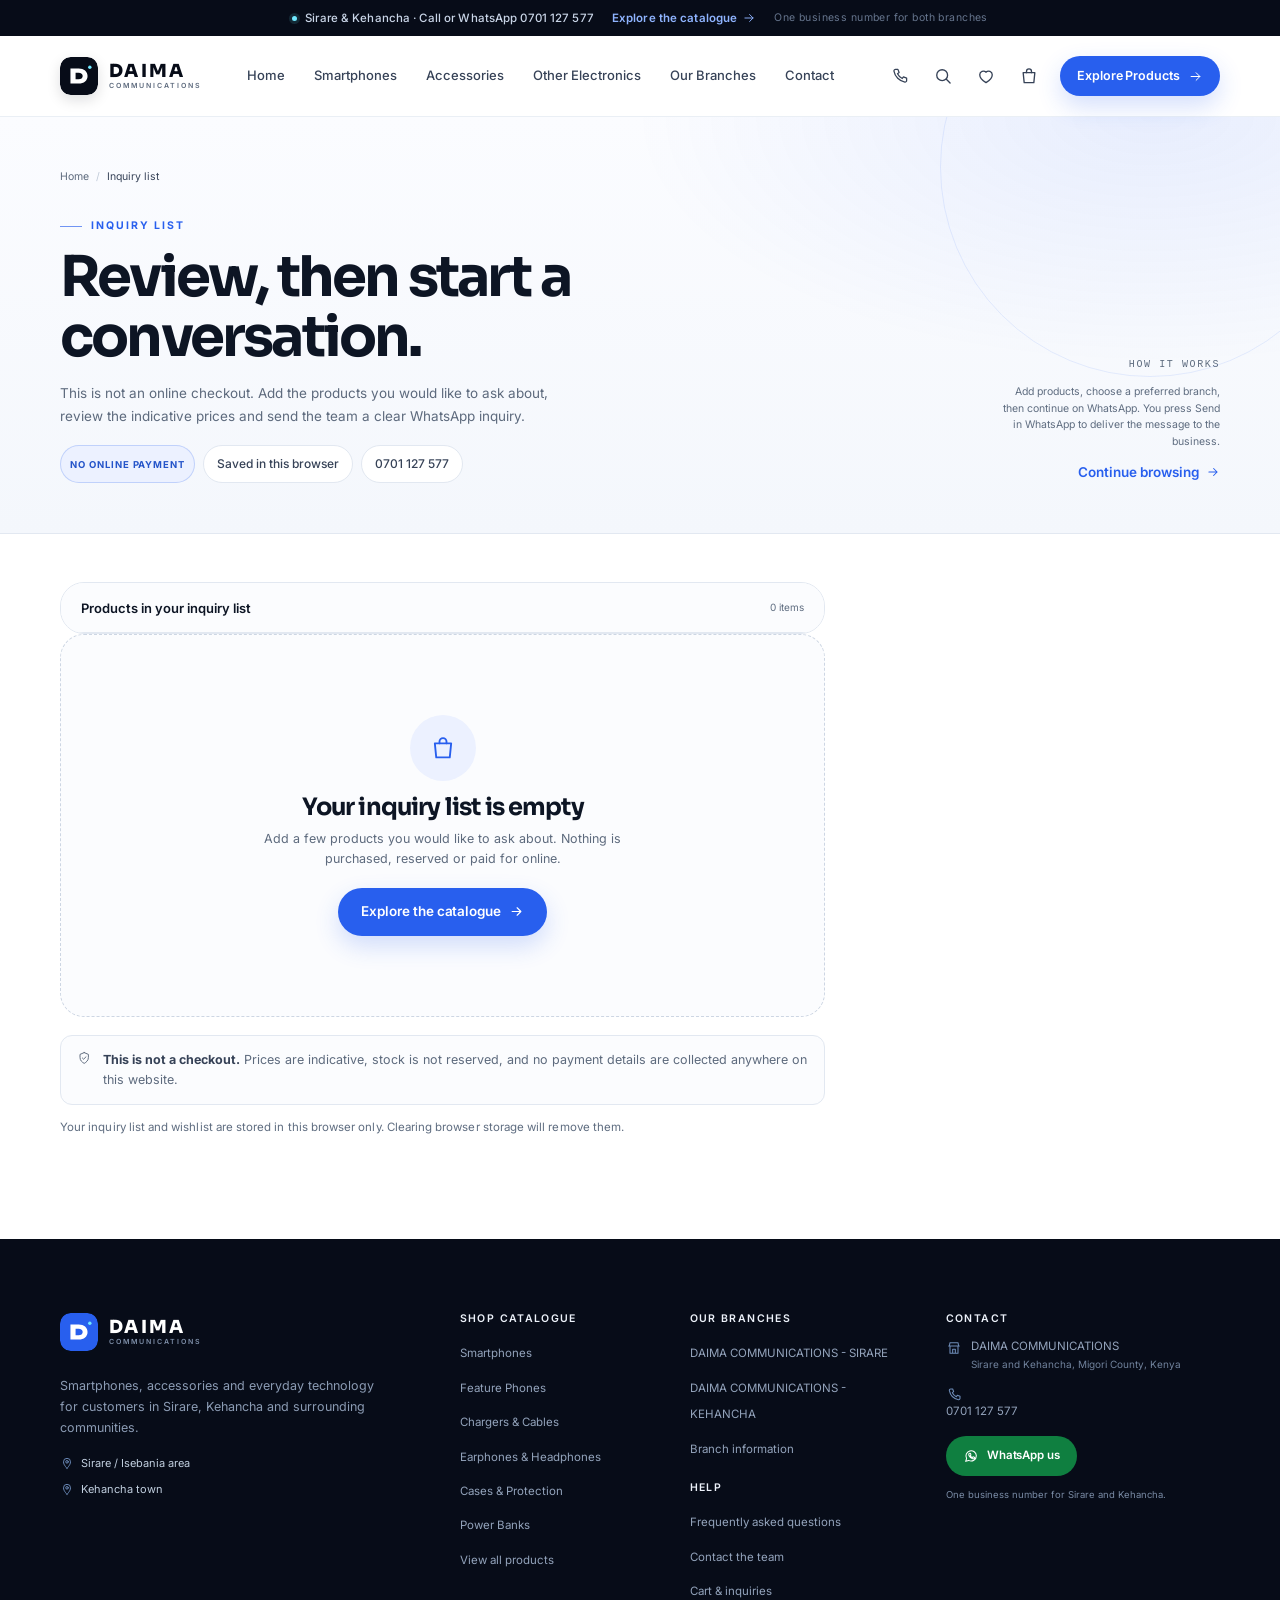
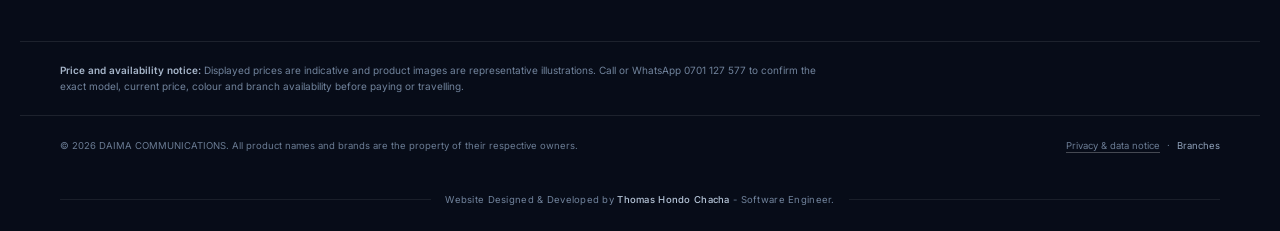
<file: cart.html>
<!DOCTYPE html>
<html lang="en-KE">
<head>
  <meta charset="utf-8" />
  <meta name="viewport" content="width=device-width, initial-scale=1" />
  <title>Inquiry List &amp; Availability - DAIMA COMMUNICATIONS</title>
  <meta name="description" content="Review products you would like to ask about and send an availability inquiry to DAIMA COMMUNICATIONS on WhatsApp. No online payment is taken." />
  <meta name="robots" content="noindex, follow" />
  <meta name="theme-color" content="#070c18" />
  <link rel="icon" href="assets/images/favicon.svg" type="image/svg+xml" />
  <link rel="canonical" href="https://daima-communications-website.vercel.app/cart.html" />
  <meta property="og:type" content="website" />
  <meta property="og:title" content="Inquiry List - DAIMA COMMUNICATIONS" />
  <meta property="og:description" content="Review your product inquiry list and continue the conversation on WhatsApp. No online payment." />
  <meta property="og:image" content="https://daima-communications-website.vercel.app/assets/images/social-card.png" />
  <link rel="preconnect" href="https://fonts.googleapis.com" />
  <link rel="preconnect" href="https://fonts.gstatic.com" crossorigin />
  <link href="https://fonts.googleapis.com/css2?family=Inter:wght@400;500;600;700&family=Sora:wght@400;500;600;700;800&display=swap" rel="stylesheet" />
  <link rel="stylesheet" href="css/style.css" />
</head>
<body data-page="cart">
  <noscript>
    <div style="padding:16px;background:#070c18;color:#fff;text-align:center;font-family:system-ui;font-size:13px">
      The inquiry list uses JavaScript. No order or payment can be completed on this page. Call 0701 127 577 to speak to the team.
    </div>
  </noscript>

  <div id="site-header-root"></div>

  <main id="main">
    <section class="page-hero" aria-labelledby="cart-title">
      <div class="container">
        <nav class="breadcrumb" aria-label="Breadcrumb">
          <a href="index.html">Home</a>
          <span class="sep">/</span>
          <span aria-current="page">Inquiry list</span>
        </nav>
        <div class="page-hero__row">
          <div>
            <span class="eyebrow">Inquiry list</span>
            <h1 id="cart-title">Review, then start a conversation.</h1>
            <p class="page-hero__lede">This is not an online checkout. Add the products you would like to ask about, review the indicative prices and send the team a clear WhatsApp inquiry.</p>
            <div class="page-hero__meta">
              <span class="demo-chip">No online payment</span>
              <span class="chip">Saved in this browser</span>
              <span class="chip">0701 127 577</span>
            </div>
          </div>
          <div class="page-hero__aside">
            <span class="mono-label">How it works</span>
            <p>Add products, choose a preferred branch, then continue on WhatsApp. You press Send in WhatsApp to deliver the message to the business.</p>
            <a class="text-link" href="products.html">Continue browsing
              <svg width="14" height="14" viewBox="0 0 24 24" fill="none" stroke="currentColor" stroke-width="1.8" stroke-linecap="round" stroke-linejoin="round" aria-hidden="true"><path d="M5 12h14M13 6l6 6-6 6"/></svg>
            </a>
          </div>
        </div>
      </div>
    </section>

    <section class="cart-page" aria-label="Inquiry list contents">
      <div class="container">
        <div class="cart-layout">
          <div>
            <div class="cart-lines-card">
              <div class="cart-lines-head">
                <h2>Products in your inquiry list</h2>
                <span id="cart-line-count">0 items</span>
              </div>
              <div id="cart-lines" aria-live="polite"></div>
            </div>

            <div class="cart-empty" id="cart-empty" hidden>
              <span class="empty-icon" style="margin:0 auto 14px">
                <svg width="28" height="28" viewBox="0 0 24 24" fill="none" stroke="currentColor" stroke-width="1.6" stroke-linecap="round" stroke-linejoin="round" aria-hidden="true"><path d="M5 8h14l-1.2 12H6.2L5 8Z"/><path d="M9 8V6.5a3 3 0 0 1 6 0V8"/></svg>
              </span>
              <h2 style="font-size:1.5rem;margin-bottom:8px">Your inquiry list is empty</h2>
              <p style="color:var(--muted);font-size:12.5px;max-width:48ch;margin:0 auto 18px">Add a few products you would like to ask about. Nothing is purchased, reserved or paid for online.</p>
              <a class="btn btn-primary" href="products.html">Explore the catalogue
                <svg width="15" height="15" viewBox="0 0 24 24" fill="none" stroke="currentColor" stroke-width="1.8" stroke-linecap="round" stroke-linejoin="round" aria-hidden="true"><path d="M5 12h14M13 6l6 6-6 6"/></svg>
              </a>
            </div>

            <div class="notice" style="margin-top:18px">
              <svg width="16" height="16" viewBox="0 0 24 24" fill="none" stroke="currentColor" stroke-width="1.6" stroke-linecap="round" stroke-linejoin="round" aria-hidden="true"><path d="M12 3 5 6v5c0 5 3.4 8 7 10 3.6-2 7-5 7-10V6l-7-3Z"/><path d="m9 12 2 2 4-4"/></svg>
              <span><strong>This is not a checkout.</strong> Prices are indicative, stock is not reserved, and no payment details are collected anywhere on this website.</span>
            </div>

            <p class="micro-note" style="margin-top:14px">Your inquiry list and wishlist are stored in this browser only. Clearing browser storage will remove them.</p>
          </div>

          <aside class="cart-summary" id="cart-summary" aria-labelledby="summary-title">
            <div class="cart-summary__head">
              <span class="eyebrow">Next step</span>
              <h2 id="summary-title">Send an availability inquiry</h2>
            </div>
            <div class="cart-summary__body" id="cart-summary-body">
              <div class="summary-row"><span>Items</span><strong id="summary-count">0</strong></div>
              <div class="summary-row"><span>Indicative subtotal</span><strong id="summary-subtotal">KSh 0</strong></div>
              <div class="summary-row summary-row--total"><span>Indicative total</span><strong id="summary-total">KSh 0</strong></div>

              <div class="notice notice--blue">
                <svg width="15" height="15" viewBox="0 0 24 24" fill="none" stroke="currentColor" stroke-width="1.6" stroke-linecap="round" stroke-linejoin="round" aria-hidden="true"><path d="M12 3v4M12 17v4M3 12h4M17 12h4M5.6 5.6l2.8 2.8M15.6 15.6l2.8 2.8M18.4 5.6l-2.8 2.8M8.4 15.6l-2.8 2.8"/></svg>
                <span>Totals are indicative. Confirm the current price, exact model and availability before paying anything.</span>
              </div>

              <button class="btn btn-whatsapp btn-block" type="button" id="cart-whatsapp" disabled>
                <svg width="16" height="16" viewBox="0 0 24 24" fill="none" stroke="currentColor" stroke-width="1.6" stroke-linecap="round" stroke-linejoin="round" aria-hidden="true"><path d="M20 11.7a7.8 7.8 0 0 1-11.5 6.9L4 20l1.4-4.3A7.8 7.8 0 1 1 20 11.7Z"/><path d="M9.2 8.4c.3-.6.6-.6.9-.6h.5c.2 0 .4 0 .6.5l.7 1.7c.1.2 0 .4-.1.6l-.5.6c-.2.2-.3.4-.1.7a6.6 6.6 0 0 0 2.4 2.2c.3.2.5.1.7-.1l.6-.7c.2-.2.4-.3.6-.2l1.6.7c.3.1.5.2.5.4a2 2 0 0 1-1.4 1.9 3.7 3.7 0 0 1-2.4-.3 10.5 10.5 0 0 1-4.5-4 4 4 0 0 1-.6-2.4Z"/></svg>
                Continue on WhatsApp
              </button>
              <p class="micro-note" style="margin-top:8px">WhatsApp opens with your list and preferred branch. You press Send to deliver it.</p>

              <form id="cart-inquiry-form" novalidate>
                <div class="form-grid">
                  <h3 class="form-title">Add your contact details</h3>
                  <p>Submitting prepares a WhatsApp message. It is not sent until you press Send in WhatsApp.</p>
                  <div class="field">
                    <label for="cart-name">Your name <span class="req">*</span></label>
                    <input id="cart-name" name="name" type="text" autocomplete="name" placeholder="e.g. Alex" maxlength="80" required />
                    <span class="field-error" role="alert"></span>
                  </div>
                  <div class="field">
                    <label for="cart-phone">Phone number <span class="req">*</span></label>
                    <input id="cart-phone" name="phone" type="tel" autocomplete="tel" placeholder="+254 7XX XXX XXX" maxlength="24" required />
                    <span class="field-error" role="alert"></span>
                  </div>
                  <div class="field">
                    <label for="cart-branch">Preferred branch</label>
                    <select id="cart-branch" name="branch">
                      <option value="">Select a branch</option>
                    </select>
                  </div>
                  <div class="field">
                    <label for="cart-note">Anything else to confirm?</label>
                    <textarea id="cart-note" name="message" placeholder="Colour, variant, warranty or a good time to visit..." maxlength="1200"></textarea>
                    <span class="field-error" role="alert"></span>
                  </div>
                  <div class="field">
                    <label class="checkbox-field">
                      <input type="checkbox" name="consent" required />
                      <span>I agree to my inquiry being prepared in WhatsApp so I can send it to Daima Communications.</span>
                    </label>
                    <span class="field-error" role="alert"></span>
                  </div>
                  <div class="form-submit">
                    <button class="btn btn-primary btn-block" type="submit">Prepare WhatsApp inquiry
                      <svg width="15" height="15" viewBox="0 0 24 24" fill="none" stroke="currentColor" stroke-width="1.8" stroke-linecap="round" stroke-linejoin="round" aria-hidden="true"><path d="M5 12h14M13 6l6 6-6 6"/></svg>
                    </button>
                  </div>
                </div>
              </form>

              <div class="form-success" id="cart-inquiry-success">
                <span class="form-success__icon">
                  <svg width="26" height="26" viewBox="0 0 24 24" fill="none" stroke="currentColor" stroke-width="1.8" stroke-linecap="round" stroke-linejoin="round" aria-hidden="true"><path d="m5 12.5 4.5 4.5L19 7"/></svg>
                </span>
                <h3>Inquiry ready to send</h3>
                <p>WhatsApp should open with your list and details. <strong>Press Send there to deliver it to Daima Communications.</strong> Your inquiry list has been kept so you can review it.</p>
                <span class="reference" data-inquiry-reference>Reference -</span>
                <div class="form-success__actions">
                  <a class="btn btn-whatsapp" data-inquiry-whatsapp href="#cart-inquiry-form" target="_blank" rel="noopener noreferrer" hidden>Open WhatsApp</a>
                  <button class="btn btn-ghost" type="button" data-inquiry-reset>Send another inquiry</button>
                  <a class="btn btn-ghost" href="products.html">Keep browsing</a>
                </div>
              </div>

              <p class="cart-aside-note">Prices and availability must be confirmed directly with the team. This inquiry list does not reserve stock or create an online order.</p>
            </div>
          </aside>
        </div>
      </div>
    </section>
  </main>

  <div id="site-footer-root"></div>

  <script src="js/config.js" defer></script>
  <script src="js/data.js" defer></script>
  <script src="js/components.js" defer></script>
  <script src="js/script.js" defer></script>
</body>
</html>
</file>
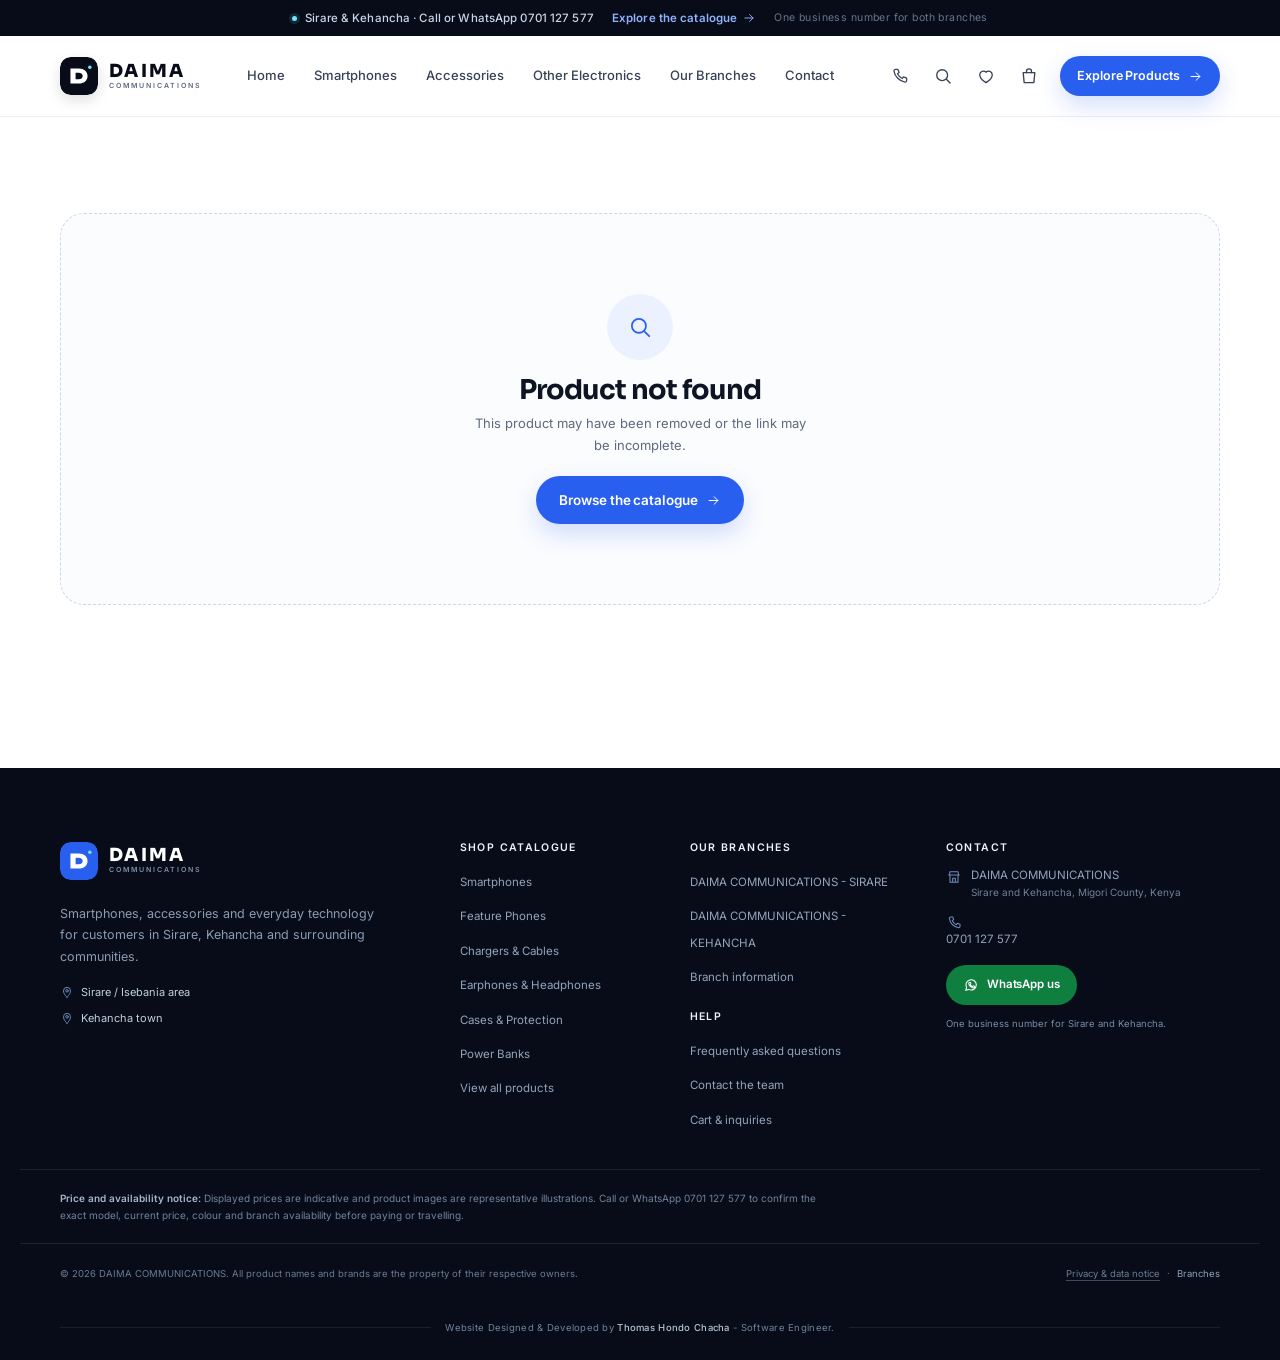
<file: product.html>
<!DOCTYPE html>
<html lang="en-KE">
<head>
  <meta charset="utf-8" />
  <meta name="viewport" content="width=device-width, initial-scale=1" />
  <title>Product Details - DAIMA COMMUNICATIONS</title>
  <meta name="description" content="View product details from DAIMA COMMUNICATIONS and call or WhatsApp 0701 127 577 to confirm the exact model, current price and branch availability." />
  <meta name="robots" content="noindex, follow" />
  <meta name="theme-color" content="#070c18" />
  <link rel="icon" href="assets/images/favicon.svg" type="image/svg+xml" />
  <link rel="canonical" href="https://daima-communications-website.vercel.app/product.html" />
  <meta property="og:type" content="website" />
  <meta property="og:title" content="Product Details - DAIMA COMMUNICATIONS" />
  <meta property="og:description" content="Explore products from DAIMA COMMUNICATIONS in Sirare and Kehancha, Migori County." />
  <meta property="og:image" content="https://daima-communications-website.vercel.app/assets/images/social-card.png" />
  <link rel="preconnect" href="https://fonts.googleapis.com" />
  <link rel="preconnect" href="https://fonts.gstatic.com" crossorigin />
  <link href="https://fonts.googleapis.com/css2?family=Inter:wght@400;500;600;700&family=Sora:wght@400;500;600;700;800&display=swap" rel="stylesheet" />
  <link rel="stylesheet" href="css/style.css" />
</head>
<body data-page="product">
  <noscript>
    <div style="padding:16px;background:#070c18;color:#fff;text-align:center;font-family:system-ui;font-size:13px">
      Product detail pages use JavaScript. Please enable it, or call 0701 127 577 for product information.
    </div>
  </noscript>

  <div id="site-header-root"></div>

  <main id="main">
    <section class="product-detail" aria-label="Product details">
      <div id="product-root">
        <div class="container">
          <div class="empty-state" style="margin-block:60px">
            <h1 style="font-size:1.7rem;margin-bottom:8px">Loading product details...</h1>
            <p>If this message remains, JavaScript may be disabled or the product link may be incomplete.</p>
            <a class="btn btn-primary" href="products.html">Browse the catalogue</a>
          </div>
        </div>
      </div>
    </section>
  </main>

  <div id="site-footer-root"></div>

  <script src="js/config.js" defer></script>
  <script src="js/data.js" defer></script>
  <script src="js/components.js" defer></script>
  <script src="js/script.js" defer></script>
</body>
</html>
</file>
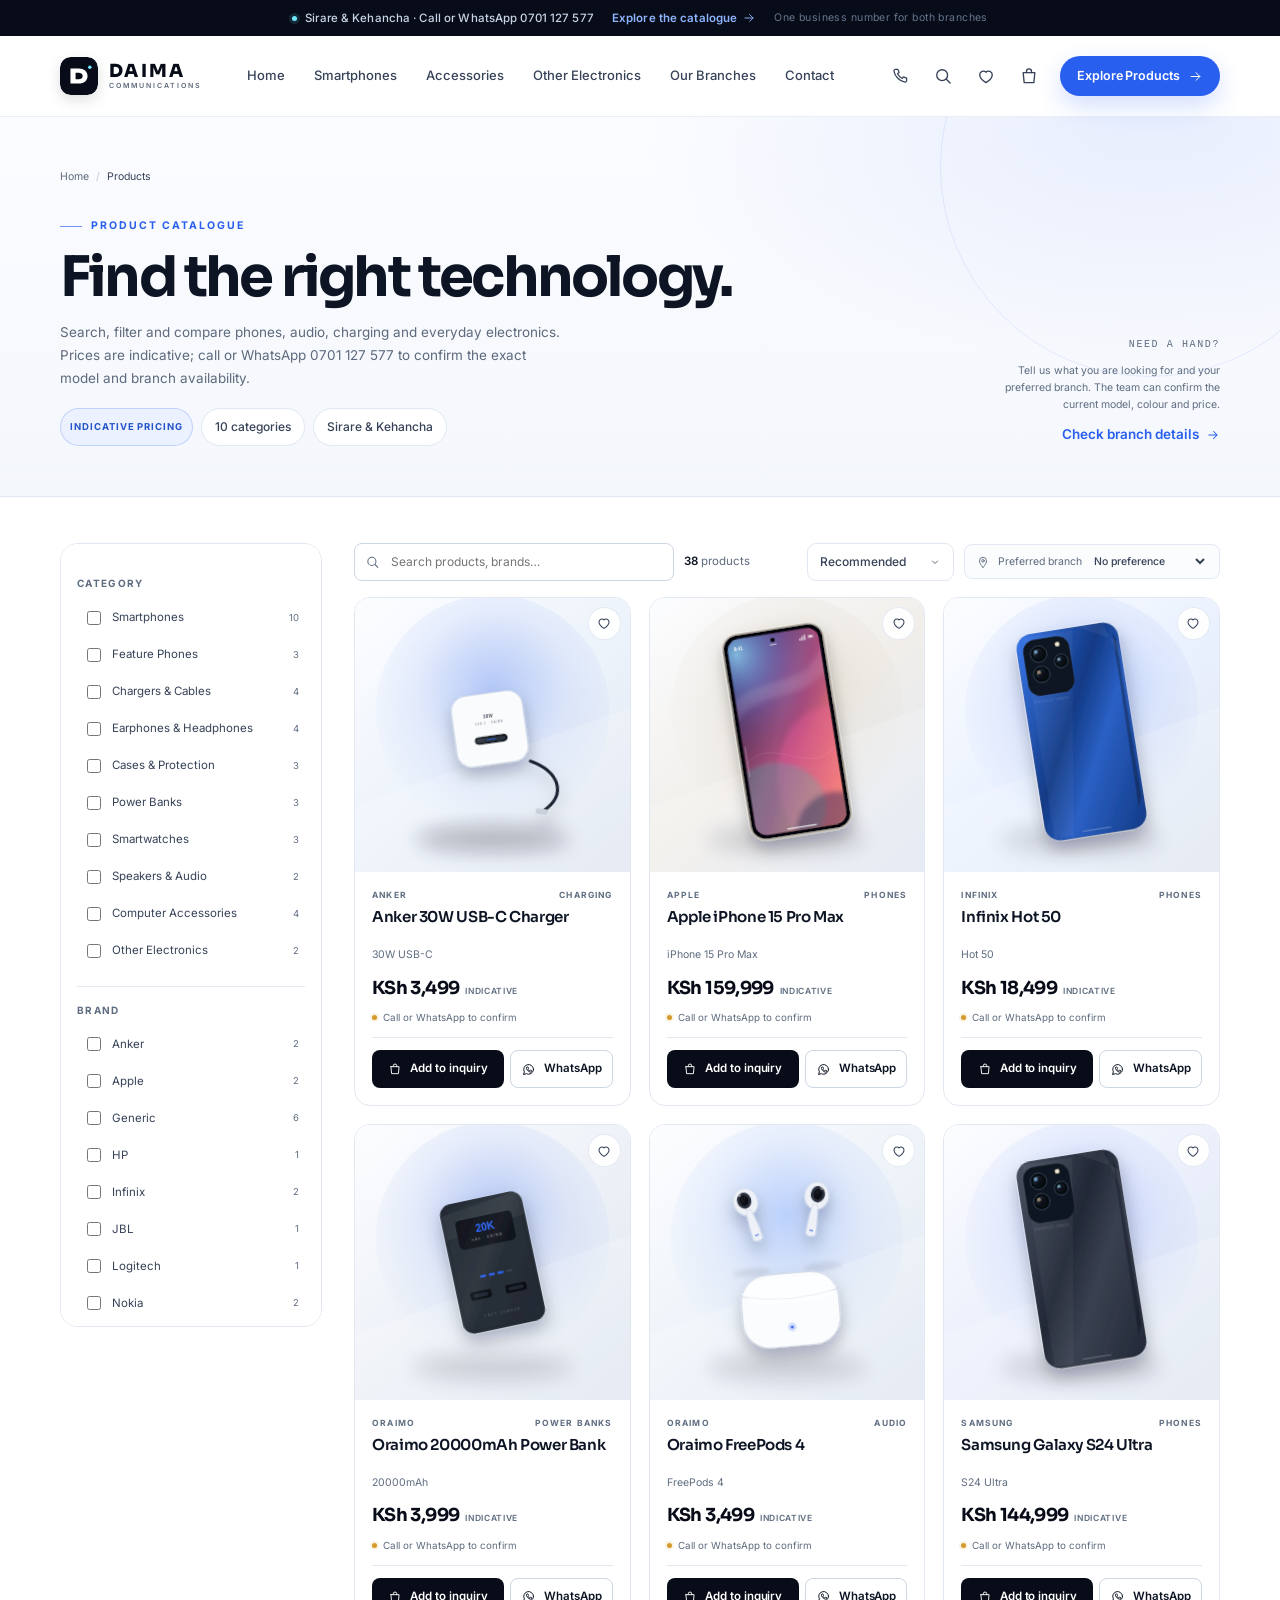
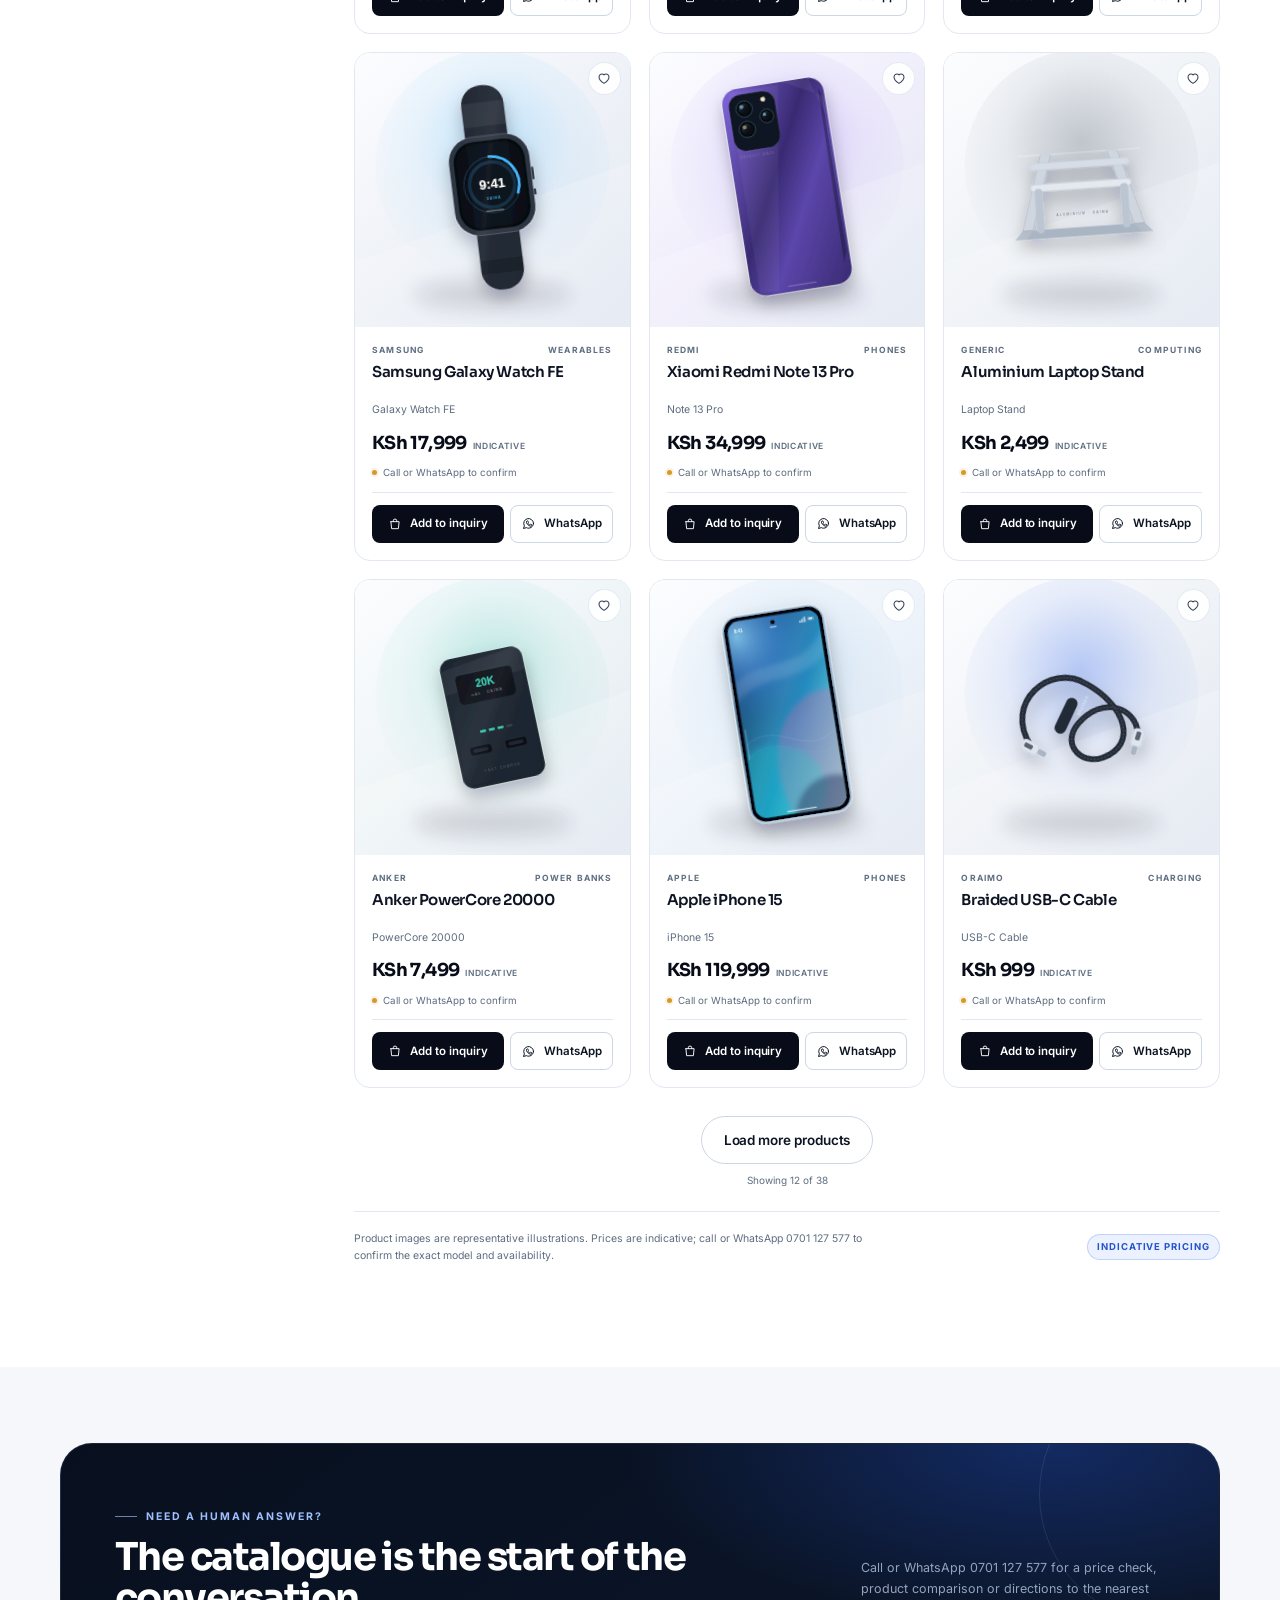
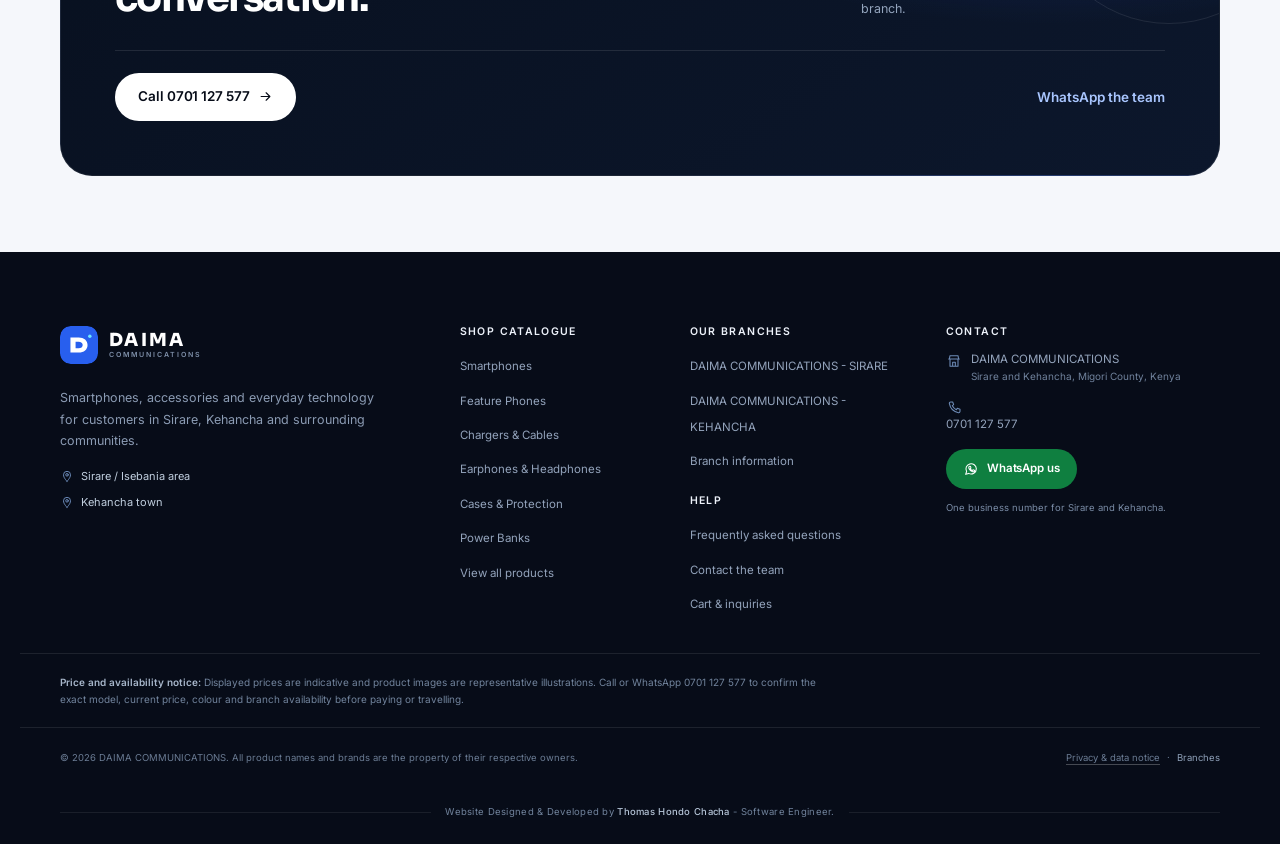
<file: products.html>
<!DOCTYPE html>
<html lang="en-KE">
<head>
  <meta charset="utf-8" />
  <meta name="viewport" content="width=device-width, initial-scale=1" />
  <title>Shop Phones &amp; Electronics - DAIMA COMMUNICATIONS</title>
  <meta name="description" content="Browse smartphones, audio, chargers, power banks and everyday electronics at DAIMA COMMUNICATIONS in Sirare and Kehancha. Call or WhatsApp 0701 127 577 for price and availability." />
  <meta name="theme-color" content="#070c18" />
  <link rel="icon" href="assets/images/favicon.svg" type="image/svg+xml" />
  <link rel="canonical" href="https://daima-communications-website.vercel.app/products.html" />
  <meta property="og:type" content="website" />
  <meta property="og:title" content="Shop Phones &amp; Electronics - DAIMA COMMUNICATIONS" />
  <meta property="og:description" content="Browse the Daima Communications product catalogue. Two branches in Sirare and Kehancha. One number: 0701 127 577." />
  <meta property="og:image" content="https://daima-communications-website.vercel.app/assets/images/social-card.png" />
  <link rel="preconnect" href="https://fonts.googleapis.com" />
  <link rel="preconnect" href="https://fonts.gstatic.com" crossorigin />
  <link href="https://fonts.googleapis.com/css2?family=Inter:wght@400;500;600;700&family=Sora:wght@400;500;600;700;800&display=swap" rel="stylesheet" />
  <link rel="stylesheet" href="css/style.css" />
</head>
<body data-page="catalogue">
  <noscript>
    <div style="padding:16px;background:#070c18;color:#fff;text-align:center;font-family:system-ui;font-size:13px">
      The product catalogue uses JavaScript. Please enable it to search and filter products.
    </div>
  </noscript>

  <div id="site-header-root"></div>

  <main id="main">
    <section class="page-hero" aria-labelledby="catalogue-title">
      <div class="container">
        <nav class="breadcrumb" aria-label="Breadcrumb">
          <a href="index.html">Home</a>
          <span class="sep">/</span>
          <span aria-current="page">Products</span>
        </nav>
        <div class="page-hero__row">
          <div>
            <span class="eyebrow">Product catalogue</span>
            <h1 id="catalogue-title">Find the right technology.</h1>
            <p class="page-hero__lede">Search, filter and compare phones, audio, charging and everyday electronics. Prices are indicative; call or WhatsApp 0701 127 577 to confirm the exact model and branch availability.</p>
            <div class="page-hero__meta">
              <span class="demo-chip">Indicative pricing</span>
              <span class="chip">10 categories</span>
              <span class="chip">Sirare &amp; Kehancha</span>
            </div>
          </div>
          <div class="page-hero__aside">
            <span class="mono-label">Need a hand?</span>
            <p>Tell us what you are looking for and your preferred branch. The team can confirm the current model, colour and price.</p>
            <a class="text-link" href="branches.html">Check branch details
              <svg width="14" height="14" viewBox="0 0 24 24" fill="none" stroke="currentColor" stroke-width="1.8" stroke-linecap="round" stroke-linejoin="round" aria-hidden="true"><path d="M5 12h14M13 6l6 6-6 6"/></svg>
            </a>
          </div>
        </div>
      </div>
    </section>

    <section class="catalogue-section" aria-label="Product catalogue">
      <div class="container">
        <div class="filters-backdrop" id="filters-backdrop"></div>
        <div class="catalogue-layout">
          <aside class="filters" id="filters-panel" aria-label="Product filters">
            <h2 class="sr-only">Filter products</h2>
            <div class="filters-head">
              <span class="filters-title" aria-hidden="true">Filters</span>
              <button class="icon-btn" type="button" data-close-filters aria-label="Close filters">
                <svg width="20" height="20" viewBox="0 0 24 24" fill="none" stroke="currentColor" stroke-width="1.6" stroke-linecap="round" aria-hidden="true"><path d="m6 6 12 12M18 6 6 18"/></svg>
              </button>
            </div>

            <div class="filter-group">
              <h3>Category</h3>
              <div class="filter-list" id="filter-categories"></div>
            </div>

            <div class="filter-group">
              <h3>Brand</h3>
              <div class="filter-list" id="filter-brands"></div>
            </div>

            <div class="filter-group">
              <h3>Price range (KSh)</h3>
              <div class="price-range">
                <label class="sr-only" for="filter-min">Minimum price in Kenyan shillings</label>
                <input id="filter-min" type="number" min="0" step="100" placeholder="Min" inputmode="numeric" />
                <span>to</span>
                <label class="sr-only" for="filter-max">Maximum price in Kenyan shillings</label>
                <input id="filter-max" type="number" min="0" step="100" placeholder="Max" inputmode="numeric" />
              </div>
              <p class="field-hint" style="margin-top:8px">Ranges apply to the indicative prices shown.</p>
            </div>

            <div class="filters-actions filters-desktop-actions">
              <button class="btn btn-ghost btn-sm" type="button" data-clear-filters>Reset filters</button>
            </div>
            <div class="filters-mobile-actions">
              <button class="btn btn-primary btn-sm" type="button" id="filters-apply">Show results</button>
              <button class="btn btn-ghost btn-sm" type="button" data-clear-filters>Reset</button>
            </div>

            <div class="filter-group" style="margin-top:8px;border-top:1px solid var(--line)">
              <p class="field-hint">Choose a preferred branch below to include it in your WhatsApp inquiry. Availability is confirmed by the team, not by this filter.</p>
            </div>
          </aside>

          <div class="catalogue-main">
            <div class="catalogue-toolbar">
              <button class="btn btn-ghost btn-sm mobile-filter-btn" type="button" id="open-filters" aria-expanded="false" aria-controls="filters-panel">
                <svg width="15" height="15" viewBox="0 0 24 24" fill="none" stroke="currentColor" stroke-width="1.7" stroke-linecap="round" stroke-linejoin="round" aria-hidden="true"><path d="M4 6h16M7 12h10M10 18h4"/></svg>
                Filters
              </button>
              <div class="filter-search catalogue-search">
                <svg class="icon" width="15" height="15" viewBox="0 0 24 24" fill="none" stroke="currentColor" stroke-width="1.7" stroke-linecap="round" aria-hidden="true"><circle cx="11" cy="11" r="6.5"/><path d="m16 16 4.5 4.5"/></svg>
                <label class="sr-only" for="catalogue-search-input">Search the catalogue</label>
                <input id="catalogue-search-input" type="search" placeholder="Search products, brands…" autocomplete="off" />
              </div>
              <p class="catalogue-count" id="catalogue-count" aria-live="polite"></p>
              <label class="sr-only" for="catalogue-sort">Sort products</label>
              <select class="select" id="catalogue-sort">
                <option value="recommended">Recommended</option>
                <option value="price-low">Price: low to high</option>
                <option value="price-high">Price: high to low</option>
                <option value="name">Name A–Z</option>
                <option value="newest">Recently updated</option>
              </select>
              <div class="branch-pref">
                <svg width="14" height="14" viewBox="0 0 24 24" fill="none" stroke="currentColor" stroke-width="1.6" stroke-linecap="round" stroke-linejoin="round" aria-hidden="true"><path d="M12 21s6-5.4 6-11a6 6 0 1 0-12 0c0 5.6 6 11 6 11Z"/><circle cx="12" cy="10" r="2.2"/></svg>
                <label for="catalogue-branch">Preferred branch</label>
                <select id="catalogue-branch">
                  <option value="">No preference</option>
                </select>
              </div>
            </div>

            <div class="active-filter-row" id="active-filters" aria-label="Active filters"></div>

            <div class="product-grid catalogue-grid" id="catalogue-grid" aria-live="polite"></div>

            <div class="load-more-wrap" id="load-more-wrap">
              <button class="btn btn-ghost" type="button" id="load-more">Load more products</button>
              <p id="load-more-label"></p>
            </div>

            <div class="product-grid-note">
              <p>Product images are representative illustrations. Prices are indicative; call or WhatsApp 0701 127 577 to confirm the exact model and availability.</p>
              <span class="demo-chip">Indicative pricing</span>
            </div>
          </div>
        </div>
      </div>
    </section>

    <section class="section section--tight section--surface" aria-labelledby="catalogue-help">
      <div class="container">
        <div class="transparency">
          <div class="transparency-head">
            <div>
              <span class="eyebrow eyebrow--light">Need a human answer?</span>
              <h2 id="catalogue-help" style="max-width:20ch">The catalogue is the start of the conversation.</h2>
            </div>
            <p>Call or WhatsApp 0701 127 577 for a price check, product comparison or directions to the nearest branch.</p>
          </div>
          <div class="section-foot" style="margin-top:0;border-top:1px solid rgba(255,255,255,0.1);padding-top:22px">
            <a class="btn btn-light" href="tel:+254701127577">Call 0701 127 577
              <svg width="15" height="15" viewBox="0 0 24 24" fill="none" stroke="currentColor" stroke-width="1.8" stroke-linecap="round" stroke-linejoin="round" aria-hidden="true"><path d="M5 12h14M13 6l6 6-6 6"/></svg>
            </a>
            <a class="text-link text-link--light" href="https://wa.me/254701127577" target="_blank" rel="noopener noreferrer">WhatsApp the team</a>
          </div>
        </div>
      </div>
    </section>
  </main>

  <div id="site-footer-root"></div>

  <script src="js/config.js" defer></script>
  <script src="js/data.js" defer></script>
  <script src="js/components.js" defer></script>
  <script src="js/script.js" defer></script>
</body>
</html>
</file>
<file: css/style.css>
/* ==========================================================================
   DAIMA COMMUNICATIONS — PUBLIC WEBSITE STYLES
   Design system, responsive layout, components, catalogue, cart.
   Concept & development: Thomas Hondo Chacha.
   ========================================================================== */

/* --------------------------------------------------------------------------
   1. Design tokens
   -------------------------------------------------------------------------- */
:root {
  --ink: #070c18;
  --navy: #0a1222;
  --navy-2: #0e1930;
  --navy-3: #14233f;
  --blue: #285fee;
  --blue-strong: #1e55e6;
  --blue-deep: #123db3;
  --blue-soft: #ecf1ff;
  --blue-pale: #f4f7ff;
  --cyan: #6fe8ff;
  --white: #ffffff;
  --paper: #fbfcfe;
  --surface: #f5f7fb;
  --surface-2: #eef2f8;
  --line: #e2e8f1;
  --line-strong: #cdd6e3;
  --text: #0d1524;
  --text-2: #364257;
  --muted: #5d6a7d;
  --muted-2: #5f6d80;
  --success: #0e8a5f;
  --success-soft: #e8f7f0;
  --warning: #8f5900;
  --warning-soft: #fff6e3;
  --danger: #c03232;
  --danger-soft: #fdeeee;
  --whatsapp: #0f7f40;
  --whatsapp-dark: #0b6b35;

  --font-display: "Sora", "Segoe UI Variable Display", "Segoe UI", system-ui, -apple-system, sans-serif;
  --font-body: "Inter", "Segoe UI Variable Text", "Segoe UI", system-ui, -apple-system, sans-serif;

  --radius-xs: 8px;
  --radius-sm: 12px;
  --radius-md: 18px;
  --radius-lg: 24px;
  --radius-xl: 32px;
  --radius-pill: 999px;

  --shadow-xs: 0 1px 2px rgba(9, 17, 32, 0.05);
  --shadow-sm: 0 4px 16px rgba(9, 17, 32, 0.06);
  --shadow-md: 0 16px 40px rgba(9, 17, 32, 0.09);
  --shadow-lg: 0 28px 70px rgba(9, 17, 32, 0.14);
  --shadow-blue: 0 14px 34px rgba(40, 95, 238, 0.26);

  --container: 1240px;
  --gutter: clamp(18px, 4vw, 40px);
  --header-h: 76px;
  --section-y: clamp(64px, 8vw, 108px);

  --ease: cubic-bezier(0.22, 0.61, 0.36, 1);
  --ease-out: cubic-bezier(0.16, 1, 0.3, 1);
}

/* --------------------------------------------------------------------------
   2. Reset & base
   -------------------------------------------------------------------------- */
*,
*::before,
*::after { box-sizing: border-box; }

html {
  -webkit-text-size-adjust: 100%;
  scroll-behavior: smooth;
  scroll-padding-top: calc(var(--header-h) + 28px);
}

body {
  margin: 0;
  font-family: var(--font-body);
  font-size: 16px;
  line-height: 1.65;
  color: var(--text);
  background: var(--white);
  -webkit-font-smoothing: antialiased;
  text-rendering: optimizeLegibility;
  overflow-x: clip;
}

body.has-dialog,
body.menu-open { overflow: hidden; }

img,
svg { display: block; max-width: 100%; }
img { height: auto; }
[hidden] { display: none !important; }

h1, h2, h3, h4, h5 {
  margin: 0;
  font-family: var(--font-display);
  font-weight: 700;
  line-height: 1.08;
  letter-spacing: -0.035em;
  color: var(--text);
}

p { margin: 0; }
ul, ol { margin: 0; padding: 0; list-style: none; }
a { color: inherit; text-decoration: none; }
button, input, select, textarea { font: inherit; color: inherit; }
button { cursor: pointer; }
button:disabled { cursor: not-allowed; }
::selection { background: var(--blue); color: #fff; }

:focus-visible {
  outline: 2px solid var(--blue);
  outline-offset: 3px;
  border-radius: 4px;
}

.icon { flex: none; }

.container {
  width: 100%;
  max-width: var(--container);
  margin-inline: auto;
  padding-inline: var(--gutter);
}

.sr-only {
  position: absolute !important;
  width: 1px; height: 1px;
  padding: 0; margin: -1px;
  overflow: hidden;
  clip: rect(0 0 0 0);
  white-space: nowrap;
  border: 0;
}

.skip-link {
  position: fixed;
  top: -80px;
  left: 16px;
  z-index: 1000;
  padding: 12px 18px;
  border-radius: 0 0 12px 12px;
  background: var(--ink);
  color: #fff;
  font-size: 13px;
  font-weight: 600;
  transition: top 0.2s var(--ease);
}
.skip-link:focus { top: 0; }

/* --------------------------------------------------------------------------
   3. Type & utility
   -------------------------------------------------------------------------- */
.eyebrow {
  display: inline-flex;
  align-items: center;
  gap: 9px;
  font-size: 10.5px;
  font-weight: 700;
  letter-spacing: 0.19em;
  text-transform: uppercase;
  color: var(--blue);
}
.eyebrow::before {
  content: "";
  width: 22px;
  height: 1px;
  background: currentColor;
  opacity: 0.65;
}
.eyebrow--plain::before { display: none; }
.eyebrow--light { color: #9fc0ff; }

.section {
  padding-block: var(--section-y);
  position: relative;
}
.section--tight { padding-block: clamp(48px, 6vw, 76px); }
.section--surface { background: var(--surface); }
.section--paper { background: var(--paper); }
.section--ink {
  background: var(--ink);
  color: #dbe3f0;
}
.section--ink h2, .section--ink h3 { color: #fff; }

.section-head {
  display: grid;
  gap: 20px;
  margin-bottom: clamp(30px, 4vw, 48px);
}
.section-head__main { max-width: 720px; }
.section-title {
  font-size: clamp(1.9rem, 3.4vw, 3rem);
  letter-spacing: -0.045em;
  margin-top: 14px;
}
.section-lede {
  color: var(--muted);
  font-size: clamp(0.95rem, 1.1vw, 1.03rem);
  max-width: 46ch;
}
.section-head__side {
  display: flex;
  flex-direction: column;
  align-items: flex-start;
  gap: 14px;
}
.section-lede--light { color: #a8b6cb; }
.section-head--split > .section-head__side { justify-self: start; }

.section-foot {
  display: flex;
  flex-wrap: wrap;
  align-items: center;
  justify-content: space-between;
  gap: 18px;
  margin-top: 34px;
}

.muted { color: var(--muted); }
.muted-sm { color: var(--muted); font-size: 12.5px; }
.small { font-size: 13.5px; }
.micro-note {
  font-size: 11.5px;
  line-height: 1.55;
  color: var(--muted-2);
  letter-spacing: 0.005em;
}
.text-link {
  display: inline-flex;
  align-items: center;
  gap: 7px;
  font-size: 13.5px;
  font-weight: 600;
  color: var(--blue);
  transition: gap 0.2s var(--ease), color 0.2s;
}
.text-link:hover { gap: 11px; color: var(--blue-strong); }
.text-link--light { color: #a9c6ff; }
.text-link--light:hover { color: #fff; }

.link-button {
  border: 0;
  background: none;
  padding: 0;
  color: inherit;
  font-size: inherit;
  text-decoration: underline;
  text-underline-offset: 3px;
  text-decoration-color: rgba(255,255,255,0.25);
}
.link-button:hover { text-decoration-color: currentColor; }

.mono-label {
  font-family: ui-monospace, "Cascadia Mono", "SFMono-Regular", monospace;
  font-size: 10px;
  letter-spacing: 0.16em;
  text-transform: uppercase;
  color: var(--muted-2);
}

.demo-chip {
  display: inline-flex;
  align-items: center;
  gap: 5px;
  padding: 4px 9px;
  border: 1px solid rgba(40, 95, 238, 0.22);
  border-radius: var(--radius-pill);
  background: var(--blue-soft);
  color: #2454c9;
  font-size: 9.5px;
  font-weight: 700;
  letter-spacing: 0.1em;
  text-transform: uppercase;
  white-space: nowrap;
}
.demo-chip--light {
  background: rgba(255,255,255,0.08);
  border-color: rgba(255,255,255,0.16);
  color: #c8d6ee;
}
.demo-chip--amber {
  background: var(--warning-soft);
  border-color: rgba(168, 106, 0, 0.18);
  color: #8a5900;
}

.notice {
  display: flex;
  gap: 12px;
  align-items: flex-start;
  padding: 14px 16px;
  border: 1px solid var(--line);
  border-radius: var(--radius-sm);
  background: var(--paper);
  color: var(--muted);
  font-size: 12.5px;
  line-height: 1.6;
}
.notice > .icon { color: var(--blue); margin-top: 2px; }
.notice strong { color: var(--text-2); }
.notice--blue { background: var(--blue-pale); border-color: #dbe5fb; }
.notice--dark {
  background: rgba(255,255,255,0.04);
  border-color: rgba(255,255,255,0.1);
  color: #aab8cc;
}
.notice--dark > .icon { color: #7fa6e0; }

/* --------------------------------------------------------------------------
   4. Buttons & chips
   -------------------------------------------------------------------------- */
.btn {
  --btn-bg: var(--blue);
  --btn-color: #fff;
  display: inline-flex;
  align-items: center;
  justify-content: center;
  gap: 8px;
  min-height: 48px;
  padding: 0 22px;
  border: 1px solid transparent;
  border-radius: var(--radius-pill);
  background: var(--btn-bg);
  color: var(--btn-color);
  font-family: var(--font-body);
  font-size: 13.5px;
  font-weight: 600;
  line-height: 1;
  letter-spacing: -0.005em;
  text-align: center;
  transition: transform 0.2s var(--ease), background 0.2s, box-shadow 0.2s, border-color 0.2s, color 0.2s;
  white-space: nowrap;
}
.btn:hover { transform: translateY(-1px); }
.btn:active { transform: translateY(0); }
.btn:disabled,
.btn[aria-disabled="true"] {
  opacity: 0.55;
  cursor: not-allowed;
  transform: none;
  box-shadow: none;
}
.btn .icon { transition: transform 0.2s var(--ease); }
.btn:hover .icon.icon--arrow { transform: translateX(3px); }

.btn-primary { background: var(--blue); color: #fff; box-shadow: 0 10px 24px rgba(40, 95, 238, 0.2); }
.btn-primary:hover { background: var(--blue-strong); box-shadow: var(--shadow-blue); }
.btn-dark { background: var(--ink); color: #fff; }
.btn-dark:hover { background: var(--navy-3); }
.btn-light { background: #fff; color: var(--ink); }
.btn-light:hover { background: #edf2fb; }
.btn-ghost {
  background: transparent;
  border-color: var(--line-strong);
  color: var(--text);
}
.btn-ghost:hover { border-color: var(--text); background: #fff; }
.btn-ghost-light {
  background: rgba(255,255,255,0.03);
  border-color: rgba(255,255,255,0.2);
  color: #e8eef8;
}
.btn-ghost-light:hover { border-color: rgba(255,255,255,0.5); background: rgba(255,255,255,0.07); }
.btn-whatsapp { background: var(--whatsapp); color: #fff; }
.btn-whatsapp:hover { background: var(--whatsapp-dark); }
.btn-whatsapp:disabled,
.btn-whatsapp[aria-disabled="true"] {
  background: var(--surface-2);
  border-color: var(--line);
  color: var(--muted);
  opacity: 1;
}
.btn-white-outline {
  background: transparent;
  border-color: rgba(255,255,255,0.28);
  color: #fff;
}
.btn-white-outline:hover { border-color: #fff; background: rgba(255,255,255,0.08); }
.btn-sm { min-height: 40px; padding: 0 16px; font-size: 12.5px; }
.btn-xs { min-height: 32px; padding: 0 12px; font-size: 11.5px; gap: 6px; }
.btn-lg { min-height: 54px; padding: 0 28px; font-size: 14.5px; }
.btn-block { width: 100%; }
.btn-danger { background: var(--danger); color: #fff; }

.chip-row {
  display: flex;
  flex-wrap: wrap;
  gap: 8px;
}
.chip {
  display: inline-flex;
  align-items: center;
  gap: 6px;
  padding: 8px 13px;
  border: 1px solid var(--line);
  border-radius: var(--radius-pill);
  background: #fff;
  color: var(--text-2);
  font-size: 12px;
  font-weight: 500;
  transition: border-color 0.2s, color 0.2s, background 0.2s;
  white-space: nowrap;
}
.chip:hover { border-color: var(--blue); color: var(--blue); background: var(--blue-pale); }
.chip.is-active { background: var(--ink); border-color: var(--ink); color: #fff; }

.status {
  display: inline-flex;
  align-items: center;
  gap: 6px;
  padding: 5px 10px;
  border-radius: var(--radius-pill);
  font-size: 10.5px;
  font-weight: 600;
  letter-spacing: 0.02em;
  white-space: nowrap;
}
.status::before {
  content: "";
  width: 5px;
  height: 5px;
  border-radius: 50%;
  background: currentColor;
}
.status--success { background: var(--success-soft); color: var(--success); }
.status--warning { background: var(--warning-soft); color: var(--warning); }
.status--danger { background: var(--danger-soft); color: var(--danger); }
.status--neutral { background: var(--surface-2); color: var(--muted); }
.status--blue { background: var(--blue-soft); color: #2454c9; }
.status--dark { background: rgba(255,255,255,0.08); color: #c7d5ea; }

.icon-btn {
  width: 40px;
  height: 40px;
  display: inline-flex;
  align-items: center;
  justify-content: center;
  border: 1px solid transparent;
  border-radius: 50%;
  background: transparent;
  color: var(--text-2);
  position: relative;
  transition: background 0.2s, color 0.2s, border-color 0.2s;
}
.icon-btn:hover { background: var(--surface); color: var(--ink); }
.icon-btn-sm { width: 32px; height: 32px; }
.icon-btn.is-active { color: var(--blue); }
.badge {
  position: absolute;
  top: 1px;
  right: -1px;
  min-width: 17px;
  height: 17px;
  padding: 0 4px;
  display: inline-flex;
  align-items: center;
  justify-content: center;
  border-radius: var(--radius-pill);
  background: var(--blue);
  color: #fff;
  font-size: 9.5px;
  font-weight: 700;
  line-height: 1;
  border: 2px solid #fff;
}

/* --------------------------------------------------------------------------
   5. Announcement bar
   -------------------------------------------------------------------------- */
.announcement {
  background: var(--ink);
  color: #c9d5e7;
  font-size: 11.5px;
  letter-spacing: 0.01em;
}
.announcement-inner {
  min-height: 36px;
  display: flex;
  align-items: center;
  justify-content: center;
  gap: 18px;
}
.announcement p {
  display: inline-flex;
  align-items: center;
  gap: 8px;
  font-weight: 500;
}
.announcement-dot {
  width: 5px;
  height: 5px;
  border-radius: 50%;
  background: var(--cyan);
  box-shadow: 0 0 0 3px rgba(111, 232, 255, 0.12);
}
.announcement-link {
  display: inline-flex;
  align-items: center;
  gap: 5px;
  color: #8fb4ff;
  font-weight: 600;
  transition: color 0.2s, gap 0.2s;
}
.announcement-link:hover { color: #fff; gap: 8px; }
.announcement-meta {
  color: #66758d;
  font-size: 10.5px;
  letter-spacing: 0.04em;
}

/* --------------------------------------------------------------------------
   6. Header & navigation
   -------------------------------------------------------------------------- */
.site-header {
  position: sticky;
  top: 0;
  z-index: 80;
  background: rgba(255, 255, 255, 0.92);
  border-bottom: 1px solid rgba(226, 232, 241, 0.7);
  backdrop-filter: blur(18px) saturate(1.2);
  -webkit-backdrop-filter: blur(18px) saturate(1.2);
  transition: box-shadow 0.3s, background 0.3s;
}
.site-header.is-scrolled {
  background: rgba(255, 255, 255, 0.97);
  box-shadow: 0 10px 30px rgba(9, 17, 32, 0.07);
}
.header-inner {
  min-height: var(--header-h);
  display: flex;
  align-items: center;
  gap: 26px;
}
.scroll-progress {
  position: absolute;
  left: 0;
  bottom: -1px;
  width: 100%;
  height: 2px;
  background: linear-gradient(90deg, var(--blue), var(--cyan));
  transform: scaleX(0);
  transform-origin: left;
  opacity: 0.75;
}

.brand {
  display: inline-flex;
  align-items: center;
  gap: 11px;
  flex: none;
  color: var(--ink);
}
.brand-mark { color: var(--ink); display: inline-flex; }
.brand-mark svg { border-radius: 11px; box-shadow: 0 5px 14px rgba(7, 12, 24, 0.13); }
.brand-word { display: flex; flex-direction: column; gap: 1px; }
.brand-name {
  font-family: var(--font-display);
  font-size: 18px;
  font-weight: 800;
  letter-spacing: 0.13em;
  line-height: 1;
  color: var(--ink);
}
.brand-sub {
  font-size: 7px;
  font-weight: 600;
  letter-spacing: 0.29em;
  color: var(--muted);
  line-height: 1.4;
}
.brand--footer { color: #fff; }
.brand--footer .brand-mark { color: var(--blue); }
.brand--footer .brand-name { color: #fff; }
.brand--footer .brand-sub { color: #7f90aa; }
.brand--footer .brand-mark svg { box-shadow: none; }

.primary-nav {
  display: none;
  align-items: center;
  gap: 2px;
  margin-inline: auto;
}
.nav-link {
  position: relative;
  padding: 10px 12px;
  border-radius: 8px;
  font-size: 12.8px;
  font-weight: 500;
  color: var(--text-2);
  white-space: nowrap;
  transition: color 0.2s, background 0.2s;
}
.nav-link:hover { color: var(--blue); background: var(--blue-pale); }
.nav-link.is-active { color: var(--ink); font-weight: 600; }
.nav-link.is-active::after {
  content: "";
  position: absolute;
  left: 12px;
  right: 12px;
  bottom: 3px;
  height: 1.5px;
  border-radius: 2px;
  background: var(--blue);
}
.header-actions {
  margin-left: auto;
  display: flex;
  align-items: center;
  gap: 3px;
}
.header-cta { display: none; margin-left: 8px; }
.menu-btn { display: inline-flex; margin-left: 3px; }
.demo-pill {
  display: none;
  padding: 4px 8px;
  border: 1px solid var(--line);
  border-radius: 5px;
  color: var(--muted-2);
  font-family: ui-monospace, "Cascadia Mono", monospace;
  font-size: 8.5px;
  font-weight: 600;
  letter-spacing: 0.14em;
  text-transform: uppercase;
  margin-right: 4px;
}

/* Mobile menu */
.mobile-menu {
  position: fixed;
  inset: 0;
  z-index: 200;
  visibility: hidden;
  opacity: 0;
  transition: opacity 0.25s var(--ease), visibility 0.25s;
}
.mobile-menu.is-open { visibility: visible; opacity: 1; }
.mobile-menu-backdrop {
  position: absolute;
  inset: 0;
  background: rgba(5, 10, 20, 0.55);
  backdrop-filter: blur(4px);
}
.mobile-menu-panel {
  position: absolute;
  top: 0;
  right: 0;
  bottom: 0;
  width: min(400px, 92vw);
  display: flex;
  flex-direction: column;
  background: #fff;
  padding: 20px 24px 26px;
  box-shadow: -30px 0 80px rgba(0,0,0,0.2);
  transform: translateX(100%);
  transition: transform 0.38s var(--ease-out);
  overflow-y: auto;
  overscroll-behavior: contain;
}
.mobile-menu.is-open .mobile-menu-panel { transform: translateX(0); }
.mobile-menu-head {
  display: flex;
  align-items: center;
  justify-content: space-between;
  padding-bottom: 18px;
  border-bottom: 1px solid var(--line);
}
.mobile-search {
  display: flex;
  align-items: center;
  gap: 10px;
  width: 100%;
  min-height: 46px;
  padding: 0 14px;
  margin-top: 18px;
  border: 1px solid var(--line);
  border-radius: var(--radius-sm);
  background: var(--surface);
  color: var(--muted);
  font-size: 13px;
  text-align: left;
}
.mobile-nav {
  display: flex;
  flex-direction: column;
  margin-top: 10px;
}
.mobile-nav a {
  display: flex;
  align-items: center;
  justify-content: space-between;
  padding: 15px 2px;
  border-bottom: 1px solid var(--line);
  font-family: var(--font-display);
  font-size: 18px;
  font-weight: 600;
  letter-spacing: -0.02em;
  color: var(--text);
}
.mobile-nav a .icon { color: var(--muted-2); transition: transform 0.2s; }
.mobile-nav a:hover .icon { transform: translateX(3px); color: var(--blue); }
.mobile-nav a.is-active { color: var(--blue); }
.mobile-menu-feature {
  margin-top: 24px;
  padding: 18px;
  border-radius: var(--radius-md);
  background: linear-gradient(135deg, var(--blue-pale), #fff);
  border: 1px solid #dde7fb;
}
.mobile-menu-feature p {
  margin: 8px 0 10px;
  font-size: 17px;
  font-family: var(--font-display);
  font-weight: 600;
  line-height: 1.25;
}
.mobile-menu-feature p span { font-family: var(--font-body); font-size: 12px; font-weight: 400; color: var(--muted); }
.mobile-menu-foot { margin-top: auto; padding-top: 24px; }
.mobile-menu-foot p { margin-top: 12px; text-align: center; font-size: 11px; color: var(--muted-2); }

/* --------------------------------------------------------------------------
   7. Dialog, drawers, toasts
   -------------------------------------------------------------------------- */
dialog {
  border: 0;
  padding: 0;
  color: var(--text);
  background: #fff;
  max-width: none;
  max-height: none;
}
/* Author display rules (e.g. .sheet { display:flex }) must not reveal a
   closed dialog. The UA [open] rule is lower priority than author CSS. */
dialog:not([open]) { display: none !important; }
dialog::backdrop {
  background: rgba(5, 10, 20, 0.58);
  backdrop-filter: blur(5px);
}

.search-dialog {
  width: min(680px, calc(100vw - 32px));
  border-radius: var(--radius-lg);
  box-shadow: var(--shadow-lg);
  margin: auto;
  overflow: hidden;
}
.search-dialog[open] { animation: dialogIn 0.28s var(--ease-out); }
.search-panel { padding: 24px; }
.search-head {
  display: flex;
  align-items: center;
  gap: 10px;
  margin-bottom: 14px;
}
.search-head label {
  font-family: var(--font-display);
  font-size: 17px;
  font-weight: 600;
  letter-spacing: -0.02em;
  margin-right: auto;
}
.search-icon { color: var(--blue); display: inline-flex; }
.search-panel input[type="search"] {
  width: 100%;
  height: 58px;
  padding: 0 16px;
  border: 1px solid var(--line-strong);
  border-radius: var(--radius-sm);
  background: var(--paper);
  font-size: 16px;
  transition: border-color 0.2s, box-shadow 0.2s;
}
.search-panel input[type="search"]:focus {
  outline: none;
  border-color: var(--blue);
  box-shadow: 0 0 0 4px rgba(40, 95, 238, 0.1);
  background: #fff;
}
.search-foot {
  display: flex;
  align-items: center;
  justify-content: space-between;
  gap: 14px;
  margin-top: 14px;
}
.search-suggestions { margin-top: 24px; padding-top: 20px; border-top: 1px solid var(--line); }
.search-suggestions .eyebrow { margin-bottom: 12px; }

.sheet {
  position: fixed;
  inset: 0 0 0 auto;
  width: min(460px, 100vw);
  height: 100dvh;
  max-height: 100dvh;
  margin: 0 0 0 auto;
  display: flex;
  flex-direction: column;
  border-radius: 0;
  background: #fff;
  box-shadow: -30px 0 90px rgba(5, 10, 20, 0.25);
  overflow: hidden;
}
.sheet[open] { animation: sheetIn 0.38s var(--ease-out); }
.sheet-head {
  display: flex;
  align-items: flex-start;
  justify-content: space-between;
  gap: 16px;
  padding: 24px 24px 18px;
  border-bottom: 1px solid var(--line);
}
.sheet-head h2 { font-size: 21px; margin-top: 5px; letter-spacing: -0.03em; }
.sheet-body { flex: 1; overflow-y: auto; padding: 20px 24px; overscroll-behavior: contain; }
.sheet-foot {
  padding: 18px 24px 24px;
  border-top: 1px solid var(--line);
  background: var(--paper);
}
.sheet-total {
  display: flex;
  align-items: baseline;
  justify-content: space-between;
  margin-bottom: 4px;
  font-size: 13px;
  color: var(--muted);
}
.sheet-total strong {
  font-family: var(--font-display);
  font-size: 22px;
  color: var(--ink);
  letter-spacing: -0.03em;
}
.sheet-foot .btn { margin-top: 12px; }

/* Cart drawer lines */
.cart-lines { display: grid; }
.cart-line {
  display: grid;
  grid-template-columns: 84px minmax(0, 1fr);
  gap: 14px;
  padding: 16px 0;
  border-bottom: 1px solid var(--line);
}
.cart-line:first-child { padding-top: 0; }
.cart-line:last-child { padding-bottom: 0; border-bottom: 0; }
.cart-line-img {
  width: 84px;
  height: 84px;
  border-radius: 10px;
  overflow: hidden;
  background: var(--surface);
  border: 1px solid var(--line);
}
.cart-line-img img { width: 100%; height: 100%; object-fit: cover; }
.cart-line-main { display: flex; flex-direction: column; min-width: 0; }
.cart-line-top { display: flex; align-items: flex-start; justify-content: space-between; gap: 8px; }
.cart-line-top > div { min-width: 0; }
.cart-line-brand {
  display: block;
  font-size: 8.5px;
  font-weight: 600;
  letter-spacing: 0.12em;
  text-transform: uppercase;
  color: var(--muted-2);
}
.cart-line-name {
  display: block;
  margin-top: 2px;
  font-family: var(--font-display);
  font-size: 13.5px;
  font-weight: 600;
  line-height: 1.3;
  letter-spacing: -0.02em;
}
.cart-line-name:hover { color: var(--blue); }
.cart-line .icon-btn-sm { width: 26px; height: 26px; }
.cart-line-bottom {
  display: flex;
  align-items: center;
  justify-content: space-between;
  gap: 10px;
  margin-top: auto;
  padding-top: 10px;
}
.cart-line-price {
  font-family: var(--font-display);
  font-size: 15px;
  font-weight: 700;
  letter-spacing: -0.03em;
  white-space: nowrap;
}

/* Wishlist drawer lines */
.wishlist-lines { display: grid; }
.wishlist-line {
  display: grid;
  grid-template-columns: 80px minmax(0, 1fr);
  gap: 14px;
  padding: 16px 0;
  border-bottom: 1px solid var(--line);
}
.wishlist-line:first-child { padding-top: 0; }
.wishlist-line:last-child { padding-bottom: 0; border-bottom: 0; }
.wishlist-img {
  width: 80px;
  height: 80px;
  border-radius: 10px;
  overflow: hidden;
  background: var(--surface);
  border: 1px solid var(--line);
}
.wishlist-img img { width: 100%; height: 100%; object-fit: cover; }
.wishlist-main { display: flex; flex-direction: column; min-width: 0; }
.wishlist-name {
  font-family: var(--font-display);
  font-size: 13.5px;
  font-weight: 600;
  line-height: 1.3;
  letter-spacing: -0.02em;
}
.wishlist-name:hover { color: var(--blue); }
.wishlist-price {
  margin-top: 3px;
  font-family: var(--font-display);
  font-size: 15px;
  font-weight: 700;
  letter-spacing: -0.03em;
}
.wishlist-actions {
  display: flex;
  align-items: center;
  justify-content: space-between;
  gap: 8px;
  margin-top: auto;
  padding-top: 10px;
}

.privacy-dialog {
  width: min(640px, calc(100vw - 32px));
  max-height: min(80dvh, 760px);
  border-radius: var(--radius-lg);
  margin: auto;
  box-shadow: var(--shadow-lg);
  display: flex;
  flex-direction: column;
}
.privacy-dialog[open] { animation: dialogIn 0.28s var(--ease-out); }
.dialog-head {
  display: flex;
  align-items: flex-start;
  justify-content: space-between;
  gap: 16px;
  padding: 26px 28px 18px;
  border-bottom: 1px solid var(--line);
}
.dialog-head h2 { font-size: 22px; margin-top: 5px; }
.dialog-body { padding: 22px 28px; overflow-y: auto; }
.dialog-foot { padding: 18px 28px 24px; border-top: 1px solid var(--line); display: flex; justify-content: flex-end; }
.prose p { margin-bottom: 14px; font-size: 13.5px; color: var(--text-2); line-height: 1.7; }
.prose p:last-child { margin-bottom: 0; }
.prose code { padding: 2px 5px; border-radius: 4px; background: var(--surface-2); font-size: 12px; }

.toast-region {
  position: fixed;
  right: 18px;
  bottom: 18px;
  z-index: 600;
  display: flex;
  flex-direction: column;
  gap: 8px;
  max-width: min(360px, calc(100vw - 36px));
  pointer-events: none;
}
.toast {
  display: flex;
  align-items: flex-start;
  gap: 10px;
  padding: 12px 12px 12px 14px;
  border-radius: 12px;
  background: var(--ink);
  color: #eaf0fa;
  box-shadow: 0 18px 40px rgba(5, 10, 20, 0.28);
  font-size: 12.5px;
  line-height: 1.5;
  pointer-events: auto;
  animation: toastIn 0.3s var(--ease-out);
}
.toast p { margin: 0; flex: 1; }
.toast-icon {
  width: 22px;
  height: 22px;
  display: inline-flex;
  align-items: center;
  justify-content: center;
  border-radius: 50%;
  background: rgba(255,255,255,0.1);
  color: #8ee6b7;
  flex: none;
}
.toast--error .toast-icon { color: #ff9b9b; }
.toast--info .toast-icon { color: #9fc0ff; }
.toast-close {
  border: 0;
  background: none;
  color: #7f90a9;
  padding: 2px;
  display: inline-flex;
}
.toast-close:hover { color: #fff; }
.toast.is-leaving { animation: toastOut 0.3s var(--ease) forwards; }

/* --------------------------------------------------------------------------
   8. Hero
   -------------------------------------------------------------------------- */
.hero {
  position: relative;
  padding-block: clamp(34px, 4.5vw, 60px) clamp(26px, 3vw, 40px);
  background:
    radial-gradient(900px 500px at 82% -10%, rgba(40, 95, 238, 0.1), transparent 65%),
    radial-gradient(700px 420px at 8% 100%, rgba(111, 232, 255, 0.07), transparent 70%),
    linear-gradient(180deg, #fbfcff 0%, #f6f8fc 100%);
  overflow: hidden;
}
.hero::before {
  content: "";
  position: absolute;
  inset: 0;
  background-image:
    linear-gradient(rgba(13, 21, 36, 0.035) 1px, transparent 1px),
    linear-gradient(90deg, rgba(13, 21, 36, 0.035) 1px, transparent 1px);
  background-size: 64px 64px;
  mask-image: radial-gradient(ellipse at 30% 30%, #000 0%, transparent 65%);
  pointer-events: none;
}
.hero-grid {
  position: relative;
  display: grid;
  gap: clamp(30px, 5vw, 54px);
  align-items: center;
}
.hero-copy { max-width: 610px; }
.hero-eyebrow { margin-bottom: 20px; }
.hero h1 {
  font-size: clamp(2.55rem, 8.4vw, 4.9rem);
  font-weight: 700;
  line-height: 0.98;
  letter-spacing: -0.055em;
  max-width: 12ch;
}
.hero h1 .accent {
  background: linear-gradient(100deg, var(--blue) 10%, #5f8dff 55%, #26b8e8 100%);
  -webkit-background-clip: text;
  background-clip: text;
  color: transparent;
}
.hero-lede {
  margin-top: 22px;
  max-width: 48ch;
  color: var(--muted);
  font-size: clamp(0.98rem, 1.3vw, 1.08rem);
  line-height: 1.7;
}
.hero-actions {
  display: flex;
  flex-wrap: wrap;
  gap: 10px;
  margin-top: 28px;
}
.hero-proof {
  display: flex;
  flex-wrap: wrap;
  gap: 18px 26px;
  margin-top: 34px;
  padding-top: 22px;
  border-top: 1px solid var(--line);
}
.hero-proof__item {
  display: flex;
  align-items: center;
  gap: 9px;
  min-width: 0;
}
.hero-proof__icon {
  width: 32px;
  height: 32px;
  display: inline-flex;
  align-items: center;
  justify-content: center;
  border-radius: 9px;
  background: #fff;
  border: 1px solid var(--line);
  color: var(--blue);
  box-shadow: var(--shadow-xs);
  flex: none;
}
.hero-proof__text { display: flex; flex-direction: column; line-height: 1.3; }
.hero-proof__text strong { font-size: 12px; font-weight: 600; color: var(--text-2); }
.hero-proof__text span { font-size: 10.5px; color: var(--muted-2); }

.hero-visual {
  position: relative;
  isolation: isolate;
  min-height: 470px;
  border-radius: clamp(22px, 3vw, 32px);
  background:
    radial-gradient(circle at 68% 36%, rgba(40, 95, 238, 0.45), transparent 54%),
    radial-gradient(circle at 22% 78%, rgba(21, 226, 255, 0.13), transparent 50%),
    linear-gradient(150deg, #0b162c 0%, #07101f 58%, #0a1426 100%);
  border: 1px solid rgba(255,255,255,0.09);
  box-shadow: 0 30px 80px rgba(7, 12, 24, 0.25);
  overflow: hidden;
}
.hero-visual::before {
  content: "";
  position: absolute;
  inset: 0;
  background-image:
    linear-gradient(rgba(255,255,255,0.04) 1px, transparent 1px),
    linear-gradient(90deg, rgba(255,255,255,0.04) 1px, transparent 1px);
  background-size: 52px 52px;
  mask-image: radial-gradient(circle at 60% 40%, #000, transparent 72%);
  pointer-events: none;
  z-index: 1;
}
.hero-visual::after {
  content: "";
  position: absolute;
  inset: 0;
  background: linear-gradient(180deg, transparent 60%, rgba(4, 9, 18, 0.45));
  pointer-events: none;
  z-index: 1;
}
.hero-visual img {
  position: absolute;
  inset: 0;
  width: 100%;
  height: 100%;
  object-fit: contain;
  object-position: 50% 46%;
  padding: 22px 8px 4px;
  z-index: 0;
  transform: scale(1.02);
}
.hero-chip {
  position: absolute;
  z-index: 2;
  display: flex;
  align-items: center;
  gap: 9px;
  padding: 9px 13px;
  border-radius: 11px;
  border: 1px solid rgba(255,255,255,0.14);
  background: rgba(9, 20, 38, 0.6);
  backdrop-filter: blur(12px);
  -webkit-backdrop-filter: blur(12px);
  color: #e9f1fc;
  box-shadow: 0 10px 30px rgba(2, 6, 14, 0.28);
  font-size: 10.5px;
  font-weight: 500;
  letter-spacing: 0.02em;
}
.hero-chip .icon { color: #8fb8ff; }
.hero-chip--location { top: 20px; left: 20px; }
.hero-chip--note { bottom: 20px; right: 20px; color: #a9b9d0; font-size: 9.5px; }
.hero-chip--note .icon { color: #77e0ff; }
.hero-visual-tag {
  position: absolute;
  z-index: 2;
  top: 24px;
  right: 22px;
  display: flex;
  flex-direction: column;
  align-items: flex-end;
  gap: 4px;
  color: rgba(255,255,255,0.45);
  font-family: ui-monospace, "Cascadia Mono", monospace;
  font-size: 8.5px;
  letter-spacing: 0.22em;
  text-transform: uppercase;
}
.hero-visual-tag strong { color: rgba(255,255,255,0.8); font-weight: 500; }
.hero-visual-line {
  position: absolute;
  z-index: 2;
  left: 20px;
  bottom: 66px;
  width: 34px;
  height: 1px;
  background: linear-gradient(90deg, var(--cyan), transparent);
}

.hero-disclaimer {
  display: flex;
  align-items: flex-start;
  gap: 8px;
  margin-top: 22px;
  color: var(--muted-2);
  font-size: 10.5px;
  line-height: 1.5;
}
.hero-disclaimer .icon { color: var(--blue); margin-top: 1px; flex: none; }

/* Brand strip */
.brand-strip {
  border-top: 1px solid var(--line);
  border-bottom: 1px solid var(--line);
  background: #fff;
  padding-block: 22px;
}
.brand-strip-inner {
  display: flex;
  flex-direction: column;
  gap: 16px;
}
.brand-strip-label {
  font-size: 9.5px;
  font-weight: 600;
  letter-spacing: 0.17em;
  text-transform: uppercase;
  color: var(--muted-2);
  text-align: center;
}
.brand-logos {
  display: flex;
  flex-wrap: wrap;
  align-items: center;
  justify-content: center;
  gap: 14px 30px;
}
.brand-logos span {
  font-family: var(--font-display);
  font-size: clamp(12px, 1.3vw, 15px);
  font-weight: 600;
  letter-spacing: 0.02em;
  color: var(--muted-2);
  transition: color 0.2s;
  white-space: nowrap;
}
.brand-logos span:hover { color: var(--text-2); }
.brand-strip-note {
  text-align: center;
  color: var(--muted-2);
  font-size: 9.5px;
  letter-spacing: 0.01em;
}

/* --------------------------------------------------------------------------
   9. Category explorer
   -------------------------------------------------------------------------- */
.category-grid {
  display: grid;
  grid-template-columns: repeat(2, minmax(0, 1fr));
  gap: 10px;
}
.category-card {
  position: relative;
  display: block;
  aspect-ratio: 4 / 4.8;
  border-radius: var(--radius-md);
  overflow: hidden;
  background: var(--surface-2);
  isolation: isolate;
  border: 1px solid rgba(13, 21, 36, 0.06);
}
.category-card img {
  position: absolute;
  inset: 0;
  width: 100%;
  height: 100%;
  object-fit: cover;
  transition: transform 0.6s var(--ease-out);
  z-index: 0;
}
.category-card::after {
  content: "";
  position: absolute;
  inset: 0;
  background: linear-gradient(180deg, rgba(7, 12, 24, 0.03) 0%, rgba(7, 12, 24, 0.1) 42%, rgba(7, 12, 24, 0.86) 100%);
  z-index: 1;
}
.category-card:hover img { transform: scale(1.045); }
.category-card__num {
  position: absolute;
  top: 12px;
  left: 13px;
  z-index: 2;
  font-family: ui-monospace, "Cascadia Mono", monospace;
  font-size: 9px;
  letter-spacing: 0.12em;
  color: rgba(255,255,255,0.68);
}
.category-card__arrow {
  position: absolute;
  top: 11px;
  right: 11px;
  z-index: 2;
  width: 30px;
  height: 30px;
  display: inline-flex;
  align-items: center;
  justify-content: center;
  border-radius: 50%;
  color: #fff;
  background: rgba(255,255,255,0.13);
  border: 1px solid rgba(255,255,255,0.18);
  backdrop-filter: blur(8px);
  transition: background 0.2s, transform 0.2s;
}
.category-card:hover .category-card__arrow { background: var(--blue); transform: translate(1px, -1px); }
.category-card__body {
  position: absolute;
  left: 0;
  right: 0;
  bottom: 0;
  z-index: 2;
  padding: 14px;
  color: #fff;
}
.category-card__name {
  font-family: var(--font-display);
  font-size: 14px;
  font-weight: 600;
  line-height: 1.15;
  letter-spacing: -0.02em;
}
.category-card__count {
  margin-top: 4px;
  font-size: 9.5px;
  letter-spacing: 0.03em;
  color: rgba(255,255,255,0.6);
}
.category-note {
  display: flex;
  align-items: flex-start;
  gap: 8px;
  margin-top: 18px;
  color: var(--muted-2);
  font-size: 10.5px;
  line-height: 1.6;
}
.category-note strong { color: var(--muted); font-weight: 500; }

/* --------------------------------------------------------------------------
   10. Catalogue controls & product cards
   -------------------------------------------------------------------------- */
.toolbar {
  display: flex;
  flex-wrap: wrap;
  align-items: center;
  gap: 10px;
  padding: 10px;
  border: 1px solid var(--line);
  border-radius: 16px;
  background: #fff;
  box-shadow: var(--shadow-xs);
}
.filter-pills {
  display: flex;
  gap: 4px;
  overflow-x: auto;
  scrollbar-width: none;
  flex: 1 1 auto;
  min-width: 0;
  padding: 2px;
}
.filter-pills::-webkit-scrollbar { display: none; }
.pill {
  border: 0;
  border-radius: var(--radius-pill);
  background: transparent;
  color: var(--muted);
  padding: 8px 13px;
  font-size: 11.5px;
  font-weight: 500;
  white-space: nowrap;
  transition: background 0.2s, color 0.2s;
}
.pill:hover { background: var(--surface); color: var(--text); }
.pill.is-active { background: var(--ink); color: #fff; }
.toolbar-search { flex: 0 1 210px; min-width: 160px; }
.toolbar-search input { min-height: 40px; font-size: 11.5px; }
.toolbar-divider { width: 1px; height: 22px; background: var(--line); flex: none; }
.toolbar-select {
  display: flex;
  align-items: center;
  gap: 8px;
  padding-left: 6px;
}
.toolbar-select label { font-size: 10.5px; color: var(--muted-2); white-space: nowrap; }
.select {
  min-height: 40px;
  padding: 0 34px 0 12px;
  border: 1px solid var(--line);
  border-radius: 9px;
  background-color: #fff;
  background-image: url("data:image/svg+xml,%3Csvg xmlns='http://www.w3.org/2000/svg' width='12' height='12' viewBox='0 0 24 24' fill='none' stroke='%235d6a7d' stroke-width='2' stroke-linecap='round'%3E%3Cpath d='m7 10 5 5 5-5'/%3E%3C/svg%3E");
  background-repeat: no-repeat;
  background-position: right 12px center;
  appearance: none;
  -webkit-appearance: none;
  font-size: 12px;
  font-weight: 500;
  color: var(--text-2);
  cursor: pointer;
}
.select:focus { border-color: var(--blue); outline: none; box-shadow: 0 0 0 3px rgba(40,95,238,0.1); }

.product-grid {
  display: grid;
  grid-template-columns: repeat(2, minmax(0, 1fr));
  gap: 12px;
}
.product-card {
  position: relative;
  display: flex;
  flex-direction: column;
  background: #fff;
  border: 1px solid var(--line);
  border-radius: 16px;
  overflow: hidden;
  transition: transform 0.28s var(--ease), box-shadow 0.28s, border-color 0.28s;
}
.product-card:hover {
  transform: translateY(-3px);
  border-color: #cfd9e8;
  box-shadow: var(--shadow-md);
}
.product-media {
  position: relative;
  display: block;
  aspect-ratio: 1 / 1;
  overflow: hidden;
  background: var(--surface);
}
.product-media img {
  width: 100%;
  height: 100%;
  object-fit: cover;
  transition: transform 0.5s var(--ease-out);
}
.product-card:hover .product-media img { transform: scale(1.025); }
.product-media__badges {
  position: absolute;
  top: 10px;
  left: 10px;
  z-index: 2;
  display: flex;
  flex-direction: column;
  align-items: flex-start;
  gap: 5px;
}
.product-media__badges .demo-chip { background: rgba(255,255,255,0.92); border-color: rgba(255,255,255,0.7); backdrop-filter: blur(6px); }
.product-wish {
  position: absolute;
  top: 9px;
  right: 9px;
  z-index: 3;
  width: 33px;
  height: 33px;
  display: inline-flex;
  align-items: center;
  justify-content: center;
  border: 1px solid rgba(226, 232, 241, 0.9);
  border-radius: 50%;
  background: rgba(255,255,255,0.92);
  color: var(--text-2);
  backdrop-filter: blur(6px);
  transition: color 0.2s, background 0.2s, transform 0.2s;
}
.product-wish:hover { color: var(--blue); transform: scale(1.06); }
.product-wish.is-active { color: #fff; background: var(--blue); border-color: var(--blue); }
.product-wish.is-active .icon { fill: currentColor; stroke: currentColor; }
.product-info {
  display: flex;
  flex-direction: column;
  flex: 1;
  padding: 13px 14px 14px;
}
.product-brand {
  display: flex;
  align-items: center;
  justify-content: space-between;
  gap: 8px;
  margin-bottom: 5px;
  font-size: 8.5px;
  font-weight: 700;
  letter-spacing: 0.14em;
  text-transform: uppercase;
  color: var(--muted-2);
}
.product-name {
  font-family: var(--font-display);
  font-size: 14px;
  font-weight: 600;
  line-height: 1.3;
  letter-spacing: -0.025em;
  color: var(--text);
  display: -webkit-box;
  -webkit-line-clamp: 2;
  -webkit-box-orient: vertical;
  overflow: hidden;
  min-height: 36px;
}
.product-name:hover { color: var(--blue); }
.product-model {
  margin-top: 3px;
  color: var(--muted-2);
  font-size: 10.5px;
}
.product-price-row {
  display: flex;
  align-items: baseline;
  flex-wrap: wrap;
  gap: 6px;
  margin-top: 10px;
}
.product-price {
  font-family: var(--font-display);
  font-size: 16.5px;
  font-weight: 700;
  letter-spacing: -0.035em;
  color: var(--ink);
}
.price-demo-label {
  font-size: 8.5px;
  font-weight: 600;
  letter-spacing: 0.08em;
  color: var(--muted-2);
  text-transform: uppercase;
}
.product-availability {
  display: flex;
  align-items: flex-start;
  gap: 6px;
  margin-top: 8px;
  font-size: 9.8px;
  line-height: 1.4;
  color: var(--muted);
}
.availability-dot {
  width: 5px;
  height: 5px;
  border-radius: 50%;
  background: #d49a2a;
  flex: none;
  margin-top: 4px;
  box-shadow: 0 0 0 2px rgba(212, 154, 42, 0.12);
}
.product-actions {
  display: grid;
  grid-template-columns: 1fr auto;
  gap: 6px;
  margin-top: 12px;
  padding-top: 12px;
  border-top: 1px solid var(--line);
}
.product-actions .btn { min-height: 36px; font-size: 10.8px; padding: 0 11px; border-radius: 8px; }
.product-actions .wa-btn { min-width: 38px; padding: 0 10px; }
.product-actions .wa-btn span { display: none; }
.wa-btn .icon { flex: none; }

.product-grid-note {
  display: flex;
  flex-wrap: wrap;
  align-items: center;
  justify-content: space-between;
  gap: 12px;
  margin-top: 22px;
  padding-top: 18px;
  border-top: 1px solid var(--line);
  color: var(--muted-2);
  font-size: 10.5px;
}
.product-grid-note p { max-width: 75ch; }

.empty-state {
  grid-column: 1 / -1;
  text-align: center;
  padding: clamp(40px, 7vw, 80px) 24px;
  border: 1px dashed var(--line-strong);
  border-radius: var(--radius-lg);
  background: var(--paper);
}
.empty-icon {
  width: 66px;
  height: 66px;
  margin: 0 auto 16px;
  display: inline-flex;
  align-items: center;
  justify-content: center;
  border-radius: 50%;
  background: var(--blue-soft);
  color: var(--blue);
}
.empty-state h3 { font-size: 20px; margin-bottom: 7px; }
.empty-state p { max-width: 43ch; margin: 0 auto 20px; color: var(--muted); font-size: 13px; }
.empty-state--drawer { padding: 34px 10px; border: 0; background: transparent; }
.empty-state--drawer .empty-icon { width: 58px; height: 58px; }

/* --------------------------------------------------------------------------
   11. Spotlight
   -------------------------------------------------------------------------- */
.spotlight {
  position: relative;
  display: grid;
  border-radius: clamp(22px, 3vw, 32px);
  overflow: hidden;
  background:
    radial-gradient(circle at 78% 30%, rgba(40, 95, 238, 0.32), transparent 46%),
    linear-gradient(130deg, #08101f, #0c1830 60%, #0a1424);
  border: 1px solid rgba(255,255,255,0.08);
  color: #dbe4f2;
  isolation: isolate;
}
.spotlight::before {
  content: "";
  position: absolute;
  inset: 0;
  background-image:
    linear-gradient(rgba(255,255,255,0.035) 1px, transparent 1px),
    linear-gradient(90deg, rgba(255,255,255,0.035) 1px, transparent 1px);
  background-size: 58px 58px;
  mask-image: radial-gradient(circle at 70% 40%, #000, transparent 70%);
  pointer-events: none;
}
.spotlight-copy {
  position: relative;
  z-index: 2;
  padding: clamp(28px, 4vw, 54px);
  display: flex;
  flex-direction: column;
  justify-content: center;
}
.spotlight h2 {
  color: #fff;
  font-size: clamp(1.8rem, 3.4vw, 2.8rem);
  letter-spacing: -0.045em;
  margin: 16px 0 14px;
  max-width: 15ch;
}
.spotlight p { color: #9dadc5; font-size: 13.5px; max-width: 44ch; }
.spotlight-features {
  display: flex;
  flex-direction: column;
  gap: 0;
  margin: 22px 0 26px;
  border-top: 1px solid rgba(255,255,255,0.09);
}
.spotlight-feature {
  display: flex;
  align-items: center;
  gap: 12px;
  padding: 10px 0;
  border-bottom: 1px solid rgba(255,255,255,0.09);
  font-size: 11.5px;
  color: #b9c7db;
}
.spotlight-feature span:first-child {
  font-family: ui-monospace, "Cascadia Mono", monospace;
  font-size: 8.5px;
  color: #6f8fbf;
  letter-spacing: 0.1em;
}
.spotlight-actions { display: flex; flex-wrap: wrap; align-items: center; gap: 12px; }
.spotlight-price { display: flex; flex-direction: column; margin-right: 8px; }
.spotlight-price strong { color: #fff; font-family: var(--font-display); font-size: 21px; letter-spacing: -0.03em; }
.spotlight-price span { font-size: 8.5px; letter-spacing: 0.08em; text-transform: uppercase; color: #7e93b2; }
.spotlight-media {
  position: relative;
  min-height: 340px;
  overflow: hidden;
}
.spotlight-media img {
  position: absolute;
  inset: 0;
  width: 100%;
  height: 100%;
  object-fit: cover;
  object-position: center;
  opacity: 0.95;
  transition: transform 0.8s var(--ease-out);
}
.spotlight:hover .spotlight-media img { transform: scale(1.03); }
.spotlight-media::after {
  content: "";
  position: absolute;
  inset: 0;
  background: linear-gradient(90deg, #0b1527 0%, rgba(11, 21, 39, 0.15) 30%, transparent 65%);
}
.spotlight-media__tag {
  position: absolute;
  z-index: 2;
  bottom: 16px;
  right: 16px;
  font-size: 8.5px;
  letter-spacing: 0.12em;
  text-transform: uppercase;
  color: rgba(255,255,255,0.55);
}

/* --------------------------------------------------------------------------
   12. Benefits / why
   -------------------------------------------------------------------------- */
.benefit-grid {
  display: grid;
  grid-template-columns: repeat(2, minmax(0, 1fr));
  gap: 0 26px;
  border-top: 1px solid var(--line);
}
.benefit {
  padding: 26px 0 28px;
  border-bottom: 1px solid var(--line);
}
.benefit-icon {
  width: 38px;
  height: 38px;
  display: inline-flex;
  align-items: center;
  justify-content: center;
  border-radius: 10px;
  background: #fff;
  border: 1px solid var(--line);
  color: var(--blue);
  box-shadow: var(--shadow-xs);
  margin-bottom: 15px;
}
.benefit h3 {
  font-size: 15.5px;
  letter-spacing: -0.025em;
  margin-bottom: 7px;
}
.benefit p { color: var(--muted); font-size: 12.5px; line-height: 1.65; max-width: 38ch; }

/* --------------------------------------------------------------------------
   13. Branches
   -------------------------------------------------------------------------- */
.branch-grid {
  display: grid;
  gap: 18px;
}
.branch-card {
  display: flex;
  flex-direction: column;
  background: #fff;
  border: 1px solid var(--line);
  border-radius: var(--radius-lg);
  overflow: hidden;
  box-shadow: var(--shadow-sm);
  transition: transform 0.3s var(--ease), box-shadow 0.3s;
}
.branch-card:hover { transform: translateY(-3px); box-shadow: var(--shadow-md); }
.branch-media {
  position: relative;
  aspect-ratio: 16 / 10;
  overflow: hidden;
  background: var(--navy);
}
.branch-media img {
  width: 100%;
  height: 100%;
  object-fit: cover;
  transition: transform 0.7s var(--ease-out);
}
.branch-card:hover .branch-media img { transform: scale(1.025); }
.branch-media__top {
  position: absolute;
  top: 13px;
  left: 13px;
  right: 13px;
  display: flex;
  align-items: center;
  justify-content: space-between;
  gap: 10px;
}
.branch-index {
  display: inline-flex;
  align-items: center;
  justify-content: center;
  min-width: 30px;
  height: 30px;
  padding: 0 8px;
  border-radius: 8px;
  background: rgba(7, 12, 24, 0.6);
  border: 1px solid rgba(255,255,255,0.18);
  backdrop-filter: blur(8px);
  color: #fff;
  font-family: ui-monospace, "Cascadia Mono", monospace;
  font-size: 9px;
  letter-spacing: 0.08em;
}
.branch-media__top .demo-chip { background: rgba(7,12,24,0.62); border-color: rgba(255,255,255,0.18); color: #d3deee; backdrop-filter: blur(8px); }
.branch-body { padding: 22px; display: flex; flex-direction: column; flex: 1; }
.branch-head { display: flex; align-items: flex-start; justify-content: space-between; gap: 14px; }
.branch-head h3 { font-size: 23px; letter-spacing: -0.04em; }
.branch-head .status { margin-top: 3px; }
.branch-location {
  display: flex;
  align-items: flex-start;
  gap: 7px;
  margin-top: 8px;
  color: var(--muted);
  font-size: 12px;
  line-height: 1.5;
}
.branch-location .icon { color: var(--blue); margin-top: 2px; }
.branch-tagline { margin-top: 12px; color: var(--text-2); font-size: 12.5px; line-height: 1.65; }
.branch-meta {
  display: grid;
  gap: 9px;
  margin: 17px 0;
  padding: 14px 0;
  border-top: 1px solid var(--line);
  border-bottom: 1px solid var(--line);
}
.branch-meta__row { display: flex; gap: 9px; font-size: 11px; color: var(--muted); line-height: 1.5; }
.branch-meta__row .icon { color: var(--muted-2); margin-top: 1px; flex: none; }
.branch-meta__row strong { color: var(--text-2); font-weight: 500; }
.branch-availability {
  display: flex;
  gap: 8px;
  align-items: flex-start;
  padding: 10px 12px;
  border-radius: 9px;
  background: var(--warning-soft);
  color: #7d5a12;
  font-size: 10.5px;
  line-height: 1.5;
  margin-bottom: 16px;
}
.branch-availability .icon { color: #a87611; flex: none; margin-top: 1px; }
.branch-actions { display: flex; flex-wrap: wrap; gap: 7px; margin-top: auto; }
.branch-actions .btn { min-height: 38px; font-size: 11px; padding: 0 13px; }
.branch-actions .btn .icon { width: 15px; height: 15px; }
.branch-note {
  display: flex;
  flex-wrap: wrap;
  align-items: center;
  justify-content: space-between;
  gap: 14px;
  margin-top: 20px;
  color: var(--muted-2);
  font-size: 10.5px;
}
.branch-note p { max-width: 78ch; }

/* Branch page profiles */
.branch-profile {
  display: grid;
  gap: 0;
  overflow: hidden;
  border: 1px solid var(--line);
  border-radius: var(--radius-xl);
  background: #fff;
  box-shadow: var(--shadow-sm);
}
.branch-profile + .branch-profile { margin-top: 26px; }
.branch-profile__media { position: relative; min-height: 280px; background: var(--navy); }
.branch-profile__media img { position: absolute; inset: 0; width: 100%; height: 100%; object-fit: cover; }
.branch-profile__tag {
  position: absolute;
  left: 16px;
  bottom: 16px;
  padding: 6px 10px;
  border-radius: 7px;
  background: rgba(7,12,24,0.62);
  border: 1px solid rgba(255,255,255,0.16);
  backdrop-filter: blur(8px);
  color: #d3dfef;
  font-size: 9px;
  letter-spacing: 0.08em;
  text-transform: uppercase;
}
.branch-profile__body { padding: clamp(24px, 4vw, 44px); }
.branch-profile__body h2 { font-size: clamp(1.7rem, 3vw, 2.5rem); margin: 8px 0 10px; }
.branch-profile__body .branch-location { font-size: 13px; }
.branch-facts { display: grid; gap: 0; margin: 24px 0; border-top: 1px solid var(--line); }
.branch-fact {
  display: flex;
  align-items: flex-start;
  justify-content: space-between;
  gap: 20px;
  padding: 12px 0;
  border-bottom: 1px solid var(--line);
  font-size: 12px;
}
.branch-fact dt { color: var(--muted-2); }
.branch-fact dd { margin: 0; color: var(--text-2); text-align: right; font-weight: 500; }
.branch-fact dd.is-placeholder { color: var(--warning); font-weight: 500; }
.branch-profile .branch-actions { margin-top: 0; }

/* --------------------------------------------------------------------------
   14. Transparency band
   -------------------------------------------------------------------------- */
.transparency {
  position: relative;
  overflow: hidden;
  border-radius: var(--radius-xl);
  padding: clamp(28px, 4.5vw, 54px);
  background:
    radial-gradient(700px 300px at 85% 0%, rgba(40,95,238,0.3), transparent 60%),
    linear-gradient(145deg, #08101f, #0c172c);
  color: #b9c6da;
  border: 1px solid rgba(255,255,255,0.08);
}
.transparency::before {
  content: "";
  position: absolute;
  right: -80px;
  top: -80px;
  width: 260px;
  height: 260px;
  border: 1px solid rgba(255,255,255,0.09);
  border-radius: 50%;
}
.transparency-head { display: flex; flex-wrap: wrap; align-items: flex-end; justify-content: space-between; gap: 20px; margin-bottom: 30px; }
.transparency h2 { color: #fff; font-size: clamp(1.7rem, 3vw, 2.5rem); max-width: 17ch; letter-spacing: -0.04em; margin-top: 12px; }
.transparency-head p { max-width: 38ch; font-size: 12.5px; color: #93a4bd; }
.transparency-grid {
  display: grid;
  grid-template-columns: repeat(2, minmax(0, 1fr));
  gap: 0 28px;
  border-top: 1px solid rgba(255,255,255,0.1);
}
.transparency-item {
  padding: 20px 0;
  border-bottom: 1px solid rgba(255,255,255,0.1);
}
.transparency-item__num {
  font-family: ui-monospace, "Cascadia Mono", monospace;
  font-size: 9px;
  letter-spacing: 0.12em;
  color: #5f80ad;
}
.transparency-item h3 { color: #fff; font-size: 14px; margin: 7px 0 5px; letter-spacing: -0.02em; }
.transparency-item p { color: #92a3bd; font-size: 11.5px; line-height: 1.6; max-width: 40ch; }

/* --------------------------------------------------------------------------
   15. FAQ
   -------------------------------------------------------------------------- */
.faq-layout { display: grid; gap: 32px; }
.faq-aside { max-width: 420px; }
.faq-aside .section-title { margin-bottom: 14px; }
.faq-help-card {
  margin-top: 24px;
  padding: 22px;
  border-radius: var(--radius-md);
  background: var(--ink);
  color: #b9c7da;
  position: relative;
  overflow: hidden;
}
.faq-help-card::after {
  content: "";
  position: absolute;
  width: 160px;
  height: 160px;
  right: -50px;
  bottom: -70px;
  border-radius: 50%;
  background: rgba(40,95,238,0.3);
  filter: blur(28px);
}
.faq-help-card h3 { color: #fff; font-size: 17px; margin-bottom: 7px; }
.faq-help-card p { font-size: 11.5px; color: #9aabc2; margin-bottom: 15px; }
.faq-list { border-top: 1px solid var(--line); }
.faq-item { border-bottom: 1px solid var(--line); }
.faq-item summary {
  display: flex;
  align-items: flex-start;
  justify-content: space-between;
  gap: 24px;
  padding: 19px 2px;
  cursor: pointer;
  list-style: none;
  font-family: var(--font-display);
  font-size: 14px;
  font-weight: 600;
  letter-spacing: -0.02em;
  color: var(--text);
  transition: color 0.2s;
}
.faq-item summary::-webkit-details-marker { display: none; }
.faq-item summary:hover { color: var(--blue); }
.faq-item summary .faq-icon {
  width: 24px;
  height: 24px;
  flex: none;
  display: inline-flex;
  align-items: center;
  justify-content: center;
  border-radius: 50%;
  border: 1px solid var(--line);
  color: var(--muted);
  transition: transform 0.25s var(--ease), background 0.2s, color 0.2s;
}
.faq-item[open] summary { color: var(--blue); }
.faq-item[open] summary .faq-icon { transform: rotate(45deg); background: var(--blue); border-color: var(--blue); color: #fff; }
.faq-answer { padding: 0 36px 20px 2px; }
.faq-answer p { color: var(--muted); font-size: 12.5px; line-height: 1.7; max-width: 62ch; }
.faq-answer a { color: var(--blue); text-decoration: underline; text-underline-offset: 3px; }

/* --------------------------------------------------------------------------
   16. Contact
   -------------------------------------------------------------------------- */
.contact-grid { display: grid; gap: 18px; align-items: start; }
.contact-panel {
  position: relative;
  overflow: hidden;
  border-radius: var(--radius-xl);
  padding: clamp(26px, 4vw, 44px);
  background:
    radial-gradient(500px 300px at 100% 0%, rgba(40,95,238,0.35), transparent 60%),
    linear-gradient(150deg, #08101f, #0c1830);
  color: #b7c4d8;
  min-height: 100%;
}
.contact-panel::before {
  content: "";
  position: absolute;
  inset: 0;
  background-image:
    linear-gradient(rgba(255,255,255,0.035) 1px, transparent 1px),
    linear-gradient(90deg, rgba(255,255,255,0.035) 1px, transparent 1px);
  background-size: 48px 48px;
  mask-image: radial-gradient(circle at 80% 10%, #000, transparent 65%);
  pointer-events: none;
}
.contact-panel > * { position: relative; z-index: 1; }
.contact-panel h2 { color: #fff; font-size: clamp(1.8rem, 3.2vw, 2.7rem); letter-spacing: -0.045em; margin: 12px 0 12px; max-width: 13ch; }
.contact-panel > p { color: #9dadc5; font-size: 13px; max-width: 40ch; }
.contact-rows { margin-top: 26px; display: grid; gap: 0; border-top: 1px solid rgba(255,255,255,0.1); }
.contact-row {
  display: flex;
  align-items: flex-start;
  gap: 11px;
  padding: 13px 0;
  border-bottom: 1px solid rgba(255,255,255,0.1);
  font-size: 12px;
  line-height: 1.55;
}
.contact-row .icon { color: #7fa6e0; margin-top: 2px; flex: none; }
.contact-row strong { display: block; color: #e7eef9; font-weight: 500; }
.contact-row span { color: #8fa2bc; font-size: 10.5px; }
.contact-branches { display: flex; flex-wrap: wrap; gap: 7px; margin-top: 20px; }
.contact-branches a {
  display: inline-flex;
  align-items: center;
  gap: 6px;
  padding: 7px 11px;
  border-radius: var(--radius-pill);
  border: 1px solid rgba(255,255,255,0.14);
  background: rgba(255,255,255,0.05);
  color: #c9d7e9;
  font-size: 10px;
  transition: background 0.2s, border-color 0.2s;
}
.contact-branches a:hover { background: rgba(255,255,255,0.1); border-color: rgba(255,255,255,0.3); }
.contact-panel .micro-note { color: #7186a3; margin-top: 20px; max-width: 48ch; }

.form-card {
  background: #fff;
  border: 1px solid var(--line);
  border-radius: var(--radius-xl);
  padding: clamp(24px, 3.5vw, 38px);
  box-shadow: var(--shadow-sm);
}
.form-card h3 { font-size: 21px; letter-spacing: -0.03em; margin-bottom: 5px; }
.form-card > p { color: var(--muted); font-size: 12px; margin-bottom: 22px; }
.form-grid { display: grid; gap: 15px; }
.form-row { display: grid; gap: 15px; }
.field { display: flex; flex-direction: column; gap: 6px; min-width: 0; }
.field label { font-size: 11px; font-weight: 600; letter-spacing: 0.01em; color: var(--text-2); }
.field label .req { color: var(--blue); }
.field input,
.field select,
.field textarea {
  width: 100%;
  min-height: 46px;
  padding: 10px 13px;
  border: 1px solid var(--line-strong);
  border-radius: 9px;
  background: #fff;
  font-size: 13px;
  transition: border-color 0.2s, box-shadow 0.2s;
}
.field textarea { min-height: 108px; resize: vertical; line-height: 1.6; }
.field input::placeholder,
.field textarea::placeholder { color: #9aa5b6; }
.field input:focus,
.field select:focus,
.field textarea:focus {
  outline: none;
  border-color: var(--blue);
  box-shadow: 0 0 0 3px rgba(40,95,238,0.1);
}
.field.has-error input,
.field.has-error select,
.field.has-error textarea { border-color: var(--danger); box-shadow: 0 0 0 3px rgba(192,50,50,0.07); }
.field-error { display: none; color: var(--danger); font-size: 10.5px; line-height: 1.4; }
.field.has-error .field-error { display: block; }
.field-hint { color: var(--muted-2); font-size: 10px; line-height: 1.45; }
.checkbox-field {
  display: flex;
  align-items: flex-start;
  gap: 9px;
  font-size: 10.5px;
  line-height: 1.55;
  color: var(--muted);
}
.checkbox-field input { width: 15px; height: 15px; margin-top: 2px; flex: none; accent-color: var(--blue); }
.checkbox-field.has-error { color: var(--danger); }
.field.has-error .checkbox-field { color: var(--danger); }
.field > .checkbox-field { margin-top: 2px; }
.form-submit { display: flex; align-items: center; gap: 12px; flex-wrap: wrap; margin-top: 4px; }
.form-submit .btn { flex: 1 1 auto; }
.form-note { display: flex; align-items: flex-start; gap: 8px; margin-top: 14px; color: var(--muted-2); font-size: 10px; line-height: 1.5; }
.form-note .icon { color: var(--blue); margin-top: 1px; flex: none; }
.form-success {
  display: none;
  text-align: center;
  padding: 28px 10px;
}
.form-success.is-visible { display: block; }
.form-success__icon {
  width: 60px;
  height: 60px;
  margin: 0 auto 14px;
  display: inline-flex;
  align-items: center;
  justify-content: center;
  border-radius: 50%;
  background: var(--success-soft);
  color: var(--success);
}
.form-success h3 { font-size: 20px; margin-bottom: 6px; }
.form-success p { color: var(--muted); font-size: 12px; max-width: 44ch; margin: 0 auto 12px; }
.form-success .reference {
  display: inline-block;
  margin: 4px 0 16px;
  padding: 7px 12px;
  border-radius: 7px;
  background: var(--surface);
  border: 1px dashed var(--line-strong);
  font-family: ui-monospace, "Cascadia Mono", monospace;
  font-size: 11px;
  letter-spacing: 0.06em;
  color: var(--text-2);
}
.form-success__actions { display: flex; flex-wrap: wrap; justify-content: center; gap: 8px; }

/* --------------------------------------------------------------------------
   17. Footer
   -------------------------------------------------------------------------- */
.site-footer {
  background: var(--ink);
  color: #93a3bb;
  padding-top: clamp(48px, 6vw, 74px);
  margin-top: 0;
  overflow: hidden;
}
.footer-top {
  display: grid;
  gap: 36px;
  padding-bottom: 38px;
}
.footer-brand { max-width: 330px; }
.footer-desc { margin-top: 16px; font-size: 12px; line-height: 1.7; color: #8b9bb3; }
.footer-locations { display: flex; flex-direction: column; gap: 8px; margin-top: 16px; }
.footer-locations a {
  display: inline-flex;
  align-items: center;
  gap: 7px;
  font-size: 11px;
  color: #c1cfdf;
  transition: color 0.2s;
}
.footer-locations a:hover { color: #fff; }
.footer-locations .icon { color: #6f90bf; }
.footer-col h3 {
  color: #edf2fa;
  font-size: 10.5px;
  font-family: var(--font-body);
  font-weight: 600;
  letter-spacing: 0.13em;
  text-transform: uppercase;
  margin-bottom: 14px;
}
.footer-col ul { display: flex; flex-direction: column; gap: 8px; }
.footer-col a { font-size: 11.5px; color: #93a3bb; transition: color 0.2s; }
.footer-col a:hover { color: #fff; }
.footer-col a.btn { color: #fff; }
.footer-col a.btn:hover { color: #fff; }
.footer-col .footer-subhead { margin-top: 22px; }
.contact-list { gap: 12px !important; }
.contact-list li { display: flex; align-items: flex-start; gap: 9px; font-size: 11.5px; line-height: 1.5; }
.contact-list .icon { color: #6e8cb7; margin-top: 2px; flex: none; }
.contact-list .muted-sm { color: #70829c; font-size: 10px; }
.footer-wa { margin-top: 16px; }
.config-flag {
  display: inline-flex;
  align-items: center;
  gap: 6px;
  padding: 7px 10px;
  border: 1px dashed rgba(255,255,255,0.16);
  border-radius: 7px;
  color: #7c8ea7;
  font-size: 9.5px;
}
.footer-micro { margin-top: 12px; font-size: 9.5px; line-height: 1.5; color: #7a8ca6; }
.footer-note {
  border-top: 1px solid rgba(255,255,255,0.09);
  border-bottom: 1px solid rgba(255,255,255,0.09);
  padding-block: 20px;
  display: grid;
  gap: 8px;
}
.footer-note p { font-size: 10px; line-height: 1.65; color: #71839c; max-width: 130ch; }
.footer-note strong { color: #a7b6ca; font-weight: 600; }
.footer-bottom {
  display: flex;
  flex-direction: column;
  gap: 10px;
  padding-block: 18px;
  font-size: 9.5px;
  color: #6b7c94;
}
.footer-legal { display: flex; flex-wrap: wrap; align-items: center; gap: 7px; }
.footer-legal a,
.footer-legal .link-button { display: inline-flex; align-items: center; min-height: 24px; }
.footer-legal a { color: #8fa1b9; }
.footer-legal a:hover { color: #fff; }
.developer-credit {
  display: flex;
  align-items: center;
  gap: 14px;
  padding-block: 16px 24px;
}
.developer-credit p { font-size: 9.5px; letter-spacing: 0.03em; color: #71839c; text-align: center; white-space: nowrap; }
.developer-credit strong { color: #b5c4d7; font-weight: 500; }
.credit-rule { height: 1px; background: rgba(255,255,255,0.08); flex: 1; }

/* --------------------------------------------------------------------------
   18. Page hero (inner pages)
   -------------------------------------------------------------------------- */
.page-hero {
  position: relative;
  padding-block: clamp(30px, 4vw, 54px) clamp(30px, 4vw, 50px);
  background:
    radial-gradient(800px 380px at 90% 0%, rgba(40,95,238,0.09), transparent 65%),
    linear-gradient(180deg, #fbfcff, #f4f7fc);
  border-bottom: 1px solid var(--line);
  overflow: hidden;
}
.page-hero::before {
  content: "";
  position: absolute;
  top: -160px;
  right: -80px;
  width: 420px;
  height: 420px;
  border: 1px solid rgba(40,95,238,0.1);
  border-radius: 50%;
  pointer-events: none;
}
.breadcrumb {
  display: flex;
  flex-wrap: wrap;
  align-items: center;
  gap: 7px;
  font-size: 10.5px;
  color: var(--muted-2);
  margin-bottom: 22px;
}
.breadcrumb a { color: var(--muted); transition: color 0.2s; }
.breadcrumb a:hover { color: var(--blue); }
.breadcrumb .sep { color: #c0cad8; }
.breadcrumb [aria-current="page"] { color: var(--text-2); }
.page-hero h1 {
  font-size: clamp(2rem, 4.6vw, 3.5rem);
  letter-spacing: -0.05em;
  max-width: 18ch;
  margin-top: 12px;
}
.page-hero__row { display: flex; flex-wrap: wrap; align-items: flex-end; justify-content: space-between; gap: 22px; }
.page-hero__lede { margin-top: 14px; color: var(--muted); font-size: 13.5px; max-width: 56ch; line-height: 1.7; }
.page-hero__meta { display: flex; flex-wrap: wrap; gap: 8px; margin-top: 18px; }
.page-hero__aside { display: flex; flex-direction: column; align-items: flex-start; gap: 10px; }
.page-hero__aside p { font-size: 10.5px; color: var(--muted-2); max-width: 32ch; line-height: 1.6; }

/* --------------------------------------------------------------------------
   19. Catalogue page
   -------------------------------------------------------------------------- */
.catalogue-section { padding-block: clamp(28px, 4vw, 46px) var(--section-y); }
.catalogue-layout { display: grid; gap: 24px; align-items: start; }
.filters {
  position: fixed;
  z-index: 150;
  inset: 0 auto 0 0;
  width: min(360px, 90vw);
  background: #fff;
  overflow-y: auto;
  transform: translateX(-102%);
  transition: transform 0.35s var(--ease-out);
  box-shadow: 20px 0 60px rgba(5,10,20,0.2);
  padding: 20px 20px 26px;
  overscroll-behavior: contain;
}
.filters.is-open { transform: translateX(0); }
.filters-backdrop {
  position: fixed;
  inset: 0;
  z-index: 140;
  background: rgba(5,10,20,0.5);
  backdrop-filter: blur(3px);
  opacity: 0;
  visibility: hidden;
  transition: opacity 0.25s, visibility 0.25s;
}
.filters-backdrop.is-open { opacity: 1; visibility: visible; }
.filters-head { display: flex; align-items: center; justify-content: space-between; padding-bottom: 14px; border-bottom: 1px solid var(--line); }
.filters-title { font-family: var(--font-display); font-size: 18px; font-weight: 700; letter-spacing: -0.03em; }
.filter-group { padding: 18px 0; border-bottom: 1px solid var(--line); }
.filter-group:last-of-type { border-bottom: 0; }
.filter-group h3 {
  font-family: var(--font-body);
  font-size: 10px;
  font-weight: 700;
  letter-spacing: 0.13em;
  text-transform: uppercase;
  color: var(--muted-2);
  margin-bottom: 12px;
}
.filter-search { position: relative; }
.filter-search .icon { position: absolute; left: 11px; top: 50%; transform: translateY(-50%); color: var(--muted-2); }
.filter-search input {
  width: 100%;
  min-height: 42px;
  padding: 0 12px 0 36px;
  border: 1px solid var(--line-strong);
  border-radius: 8px;
  font-size: 12px;
}
.filter-search input:focus { border-color: var(--blue); outline: none; box-shadow: 0 0 0 3px rgba(40,95,238,0.09); }
.filter-list { display: flex; flex-direction: column; gap: 3px; }
.filter-option {
  display: flex;
  align-items: center;
  gap: 8px;
  padding: 7px 6px;
  border-radius: 7px;
  font-size: 11.5px;
  color: var(--text-2);
  cursor: pointer;
  transition: background 0.15s;
}
.filter-option:hover { background: var(--surface); }
.filter-option input { width: 14px; height: 14px; accent-color: var(--blue); flex: none; }
.filter-option .count { margin-left: auto; font-size: 9.5px; color: var(--muted-2); }
.filter-option.is-disabled { opacity: 0.42; cursor: not-allowed; }
.price-range { display: grid; grid-template-columns: 1fr auto 1fr; align-items: center; gap: 7px; }
.price-range span { color: var(--muted-2); font-size: 10px; }
.price-range input {
  width: 100%;
  min-height: 38px;
  padding: 0 9px;
  border: 1px solid var(--line-strong);
  border-radius: 7px;
  font-size: 11px;
}
.price-range input:focus { border-color: var(--blue); outline: none; }
.filters-actions { display: flex; gap: 8px; margin-top: 6px; }
.filters-actions .btn { flex: 1; }
.filters-mobile-actions { display: flex; gap: 8px; margin-top: 18px; position: sticky; bottom: 0; background: #fff; padding-top: 12px; }
.filters-desktop-actions { display: none; }

.catalogue-main { min-width: 0; }
.catalogue-toolbar {
  display: flex;
  flex-wrap: wrap;
  align-items: center;
  gap: 10px;
  margin-bottom: 16px;
}
.catalogue-count { font-size: 11.5px; color: var(--muted); margin-right: auto; }
.catalogue-count strong { color: var(--text); font-weight: 600; }
.catalogue-toolbar .select { min-height: 38px; }
.catalogue-search { flex: 1 1 210px; max-width: 320px; min-width: 0; }
.catalogue-search input { min-height: 38px; }
body.filters-open { overflow: hidden; }
.mobile-filter-btn { display: inline-flex; }
.branch-pref {
  display: flex;
  align-items: center;
  gap: 8px;
  padding: 8px 11px;
  border: 1px solid var(--line);
  border-radius: 8px;
  background: var(--paper);
  font-size: 10.5px;
  color: var(--muted);
}
.branch-pref .icon { color: var(--blue); }
.branch-pref select {
  border: 0;
  background: transparent;
  font-size: 10.5px;
  font-weight: 500;
  color: var(--text-2);
  max-width: 120px;
}
.branch-pref select:focus { outline: none; }
.active-filter-row { display: flex; flex-wrap: wrap; align-items: center; gap: 6px; margin-bottom: 16px; }
.active-filter-row:empty { display: none; }
.active-tag {
  display: inline-flex;
  align-items: center;
  gap: 5px;
  padding: 5px 8px 5px 10px;
  border-radius: var(--radius-pill);
  background: var(--blue-soft);
  color: #2854bd;
  border: 1px solid #dbe6ff;
  font-size: 10px;
  font-weight: 500;
}
.active-tag button { border: 0; background: none; color: inherit; display: inline-flex; padding: 0; }
.active-tag button:hover { color: var(--blue-strong); }
.clear-filters { border: 0; background: none; color: var(--muted); font-size: 10px; text-decoration: underline; text-underline-offset: 3px; padding: 4px; }
.clear-filters:hover { color: var(--text); }
.catalogue-grid { grid-template-columns: repeat(2, minmax(0, 1fr)); }
.load-more-wrap { display: flex; flex-direction: column; align-items: center; gap: 8px; margin-top: 28px; }
.load-more-wrap p { font-size: 10px; color: var(--muted-2); }
.search-term { color: var(--blue); }

/* --------------------------------------------------------------------------
   20. Product detail
   -------------------------------------------------------------------------- */
.product-detail { padding-block: clamp(22px, 3vw, 36px) var(--section-y); }
.product-detail-grid { display: grid; gap: 28px; align-items: start; }
.product-gallery { position: sticky; top: calc(var(--header-h) + 20px); }
.gallery-main {
  position: relative;
  border: 1px solid var(--line);
  border-radius: var(--radius-lg);
  overflow: hidden;
  background: var(--surface);
  aspect-ratio: 1 / 1;
}
.gallery-main img { width: 100%; height: 100%; object-fit: cover; }
.gallery-main__tag {
  position: absolute;
  left: 14px;
  top: 14px;
  z-index: 2;
}
.gallery-main__zoom {
  position: absolute;
  right: 12px;
  bottom: 12px;
  z-index: 2;
  display: inline-flex;
  align-items: center;
  gap: 6px;
  padding: 6px 10px;
  border-radius: 7px;
  background: rgba(255,255,255,0.92);
  border: 1px solid rgba(226,232,241,0.9);
  color: var(--muted);
  font-size: 9px;
  letter-spacing: 0.04em;
  backdrop-filter: blur(6px);
}
.gallery-thumbs { display: flex; gap: 8px; margin-top: 10px; }
.gallery-thumb {
  width: 70px;
  height: 70px;
  border-radius: 10px;
  border: 1px solid var(--line);
  overflow: hidden;
  background: var(--surface);
  padding: 0;
  transition: border-color 0.2s, transform 0.2s;
}
.gallery-thumb img { width: 100%; height: 100%; object-fit: cover; }
.gallery-thumb:hover { transform: translateY(-1px); }
.gallery-thumb.is-active { border-color: var(--blue); box-shadow: 0 0 0 2px rgba(40,95,238,0.15); }
.product-info-panel { min-width: 0; }
.product-info-panel .breadcrumb { margin-bottom: 14px; }
.product-brandline {
  display: flex;
  flex-wrap: wrap;
  align-items: center;
  gap: 8px;
  margin-bottom: 9px;
  font-size: 9.5px;
  letter-spacing: 0.14em;
  text-transform: uppercase;
  color: var(--muted-2);
  font-weight: 700;
}
.product-info-panel h1 {
  font-size: clamp(1.9rem, 3.6vw, 2.9rem);
  letter-spacing: -0.045em;
  line-height: 1.02;
}
.product-subtitle { margin-top: 8px; color: var(--muted); font-size: 12.5px; }
.product-subtitle span { color: var(--muted-2); }
.product-price-block {
  display: flex;
  flex-wrap: wrap;
  align-items: flex-end;
  gap: 10px;
  margin: 22px 0 8px;
  padding-top: 20px;
  border-top: 1px solid var(--line);
}
.product-price-block .price {
  font-family: var(--font-display);
  font-size: clamp(1.8rem, 3vw, 2.3rem);
  font-weight: 700;
  letter-spacing: -0.045em;
  line-height: 1;
}
.product-price-block .price-note { font-size: 9px; letter-spacing: 0.07em; text-transform: uppercase; color: var(--muted-2); padding-bottom: 3px; }
.product-demo-note { display: flex; align-items: flex-start; gap: 7px; color: var(--muted-2); font-size: 10px; line-height: 1.55; margin-bottom: 20px; }
.product-demo-note .icon { color: var(--blue); flex: none; margin-top: 1px; }
.product-highlights { display: grid; gap: 7px; margin: 18px 0 22px; }
.product-highlight { display: flex; align-items: flex-start; gap: 8px; font-size: 12px; color: var(--text-2); }
.product-highlight .icon { color: var(--blue); flex: none; margin-top: 1px; }
.availability-panel {
  border: 1px solid var(--line);
  border-radius: var(--radius-md);
  overflow: hidden;
  margin-bottom: 18px;
}
.availability-panel__head {
  display: flex;
  align-items: center;
  justify-content: space-between;
  gap: 12px;
  padding: 11px 14px;
  background: var(--paper);
  border-bottom: 1px solid var(--line);
}
.availability-panel__head h2 { font-family: var(--font-body); font-size: 10px; letter-spacing: 0.12em; text-transform: uppercase; color: var(--muted-2); font-weight: 700; }
.availability-panel__head span { font-size: 9px; color: var(--muted-2); }
.availability-row {
  display: flex;
  align-items: center;
  justify-content: space-between;
  gap: 12px;
  padding: 11px 14px;
  border-bottom: 1px solid var(--line);
  font-size: 11.5px;
}
.availability-row:last-child { border-bottom: 0; }
.availability-row__branch { display: flex; align-items: center; gap: 8px; color: var(--text-2); font-weight: 500; }
.availability-row__branch .icon { color: var(--blue); }
.availability-row__status { color: var(--muted); font-size: 10px; text-align: right; }
.availability-foot { padding: 9px 14px; background: var(--paper); border-top: 1px solid var(--line); display: flex; justify-content: space-between; gap: 10px; align-items: center; flex-wrap: wrap; }
.availability-foot .micro-note { max-width: 34ch; }
.availability-foot a { font-size: 9.5px; color: var(--blue); font-weight: 500; }
.product-buy {
  display: flex;
  flex-wrap: wrap;
  gap: 8px;
  align-items: stretch;
}
.qty-selector {
  display: inline-flex;
  align-items: center;
  border: 1px solid var(--line-strong);
  border-radius: 9px;
  height: 48px;
  overflow: hidden;
  background: #fff;
}
.qty-selector button {
  width: 38px;
  height: 100%;
  border: 0;
  background: transparent;
  color: var(--muted);
  font-size: 16px;
  display: inline-flex;
  align-items: center;
  justify-content: center;
  transition: background 0.2s, color 0.2s;
}
.qty-selector button:hover { background: var(--surface); color: var(--ink); }
.qty-selector input {
  width: 38px;
  height: 100%;
  border: 0;
  text-align: center;
  font-size: 12.5px;
  font-weight: 600;
  -moz-appearance: textfield;
}
.qty-selector input::-webkit-outer-spin-button,
.qty-selector input::-webkit-inner-spin-button { appearance: none; margin: 0; }
.product-buy .btn-primary { flex: 1 1 180px; }
.product-buy-secondary { display: flex; flex-wrap: wrap; gap: 8px; margin-top: 8px; }
.product-buy-secondary .btn { flex: 1 1 150px; }
.product-trust {
  display: grid;
  gap: 10px;
  margin-top: 20px;
  padding-top: 18px;
  border-top: 1px solid var(--line);
}
.product-trust__item { display: flex; align-items: flex-start; gap: 9px; font-size: 10.5px; color: var(--muted); line-height: 1.55; }
.product-trust__item .icon { color: var(--blue); flex: none; margin-top: 1px; }
.product-trust__item strong { color: var(--text-2); font-weight: 500; }
.product-section { border-top: 1px solid var(--line); padding-top: 32px; margin-top: 40px; }
.product-section h2 { font-size: clamp(1.4rem, 2.2vw, 1.9rem); letter-spacing: -0.035em; margin-bottom: 14px; }
.product-description { color: var(--muted); font-size: 13px; line-height: 1.8; max-width: 68ch; }
.spec-grid { display: grid; gap: 0; border-top: 1px solid var(--line); margin-top: 14px; }
.spec-row { display: grid; grid-template-columns: 120px 1fr; gap: 14px; padding: 11px 0; border-bottom: 1px solid var(--line); font-size: 11.5px; }
.spec-row dt { color: var(--muted-2); }
.spec-row dd { margin: 0; color: var(--text-2); }
.product-detail-cols { display: grid; gap: 32px; }
.product-detail-cols .product-section { margin-top: 0; border-top: 0; padding-top: 0; }
.product-inquiry-strip {
  display: flex;
  flex-wrap: wrap;
  align-items: center;
  justify-content: space-between;
  gap: 16px;
  margin-top: 28px;
  padding: 20px;
  border-radius: var(--radius-md);
  background: var(--blue-pale);
  border: 1px solid #dce7fc;
}
.product-inquiry-strip h3 { font-size: 16px; margin-bottom: 4px; }
.product-inquiry-strip p { font-size: 11px; color: var(--muted); max-width: 52ch; }
.sticky-buy { display: none; }

/* --------------------------------------------------------------------------
   21. Cart page
   -------------------------------------------------------------------------- */
.cart-page { padding-block: clamp(28px, 4vw, 48px) var(--section-y); }
.cart-layout { display: grid; gap: 22px; align-items: start; }
.cart-lines-card { border: 1px solid var(--line); border-radius: var(--radius-lg); background: #fff; overflow: hidden; }
.cart-lines-head {
  display: flex;
  align-items: center;
  justify-content: space-between;
  gap: 12px;
  padding: 16px 20px;
  border-bottom: 1px solid var(--line);
  background: var(--paper);
}
.cart-lines-head h2 { font-size: 13px; font-family: var(--font-body); font-weight: 600; letter-spacing: 0; }
.cart-lines-head span { font-size: 10px; color: var(--muted-2); }
.cart-page-line {
  display: grid;
  grid-template-columns: 84px 1fr;
  gap: 14px;
  padding: 16px 18px;
  border-bottom: 1px solid var(--line);
}
.cart-page-line:last-child { border-bottom: 0; }
.cart-page-line__img { width: 84px; height: 84px; border-radius: 10px; overflow: hidden; background: var(--surface); border: 1px solid var(--line); }
.cart-page-line__img img { width: 100%; height: 100%; object-fit: cover; }
.cart-page-line__main { display: flex; flex-direction: column; min-width: 0; }
.cart-page-line__top { display: flex; align-items: flex-start; justify-content: space-between; gap: 10px; }
.cart-page-line__name { font-family: var(--font-display); font-size: 14px; font-weight: 600; line-height: 1.3; letter-spacing: -0.02em; }
.cart-page-line__name:hover { color: var(--blue); }
.cart-page-line__meta { margin-top: 3px; font-size: 10px; color: var(--muted-2); }
.cart-page-line__bottom { display: flex; flex-wrap: wrap; align-items: center; justify-content: space-between; gap: 10px; margin-top: auto; padding-top: 10px; }
.cart-page-line__price { font-family: var(--font-display); font-size: 15px; font-weight: 700; letter-spacing: -0.03em; }
.cart-page-line__each { font-size: 9.5px; color: var(--muted-2); font-weight: 400; display: block; text-align: right; }
.qty-stepper {
  display: inline-flex;
  align-items: center;
  border: 1px solid var(--line);
  border-radius: 7px;
  height: 30px;
  overflow: hidden;
  background: #fff;
}
.qty-stepper button { width: 27px; height: 100%; border: 0; background: transparent; color: var(--muted); display: inline-flex; align-items: center; justify-content: center; }
.qty-stepper button:hover { background: var(--surface); color: var(--ink); }
.qty-stepper span { min-width: 24px; text-align: center; font-size: 11px; font-weight: 600; }
.cart-summary {
  border: 1px solid var(--line);
  border-radius: var(--radius-lg);
  background: #fff;
  overflow: hidden;
}
.cart-summary__head { padding: 18px 20px; border-bottom: 1px solid var(--line); background: var(--paper); }
.cart-summary__head h2 { font-size: 16px; }
.cart-summary__body { padding: 18px 20px; }
.summary-row { display: flex; align-items: center; justify-content: space-between; gap: 12px; font-size: 11.5px; color: var(--muted); padding: 5px 0; }
.summary-row strong { color: var(--text); font-weight: 500; }
.summary-row--total { padding-top: 12px; margin-top: 6px; border-top: 1px solid var(--line); font-size: 12px; }
.summary-row--total strong { font-family: var(--font-display); font-size: 23px; letter-spacing: -0.04em; }
.cart-summary .notice { margin: 14px 0; }
.cart-summary .btn { margin-top: 12px; }
.cart-summary .form-grid { margin-top: 16px; padding-top: 16px; border-top: 1px solid var(--line); }
.cart-summary h3.form-title { font-size: 13px; margin-bottom: 4px; }
.cart-summary .form-title + p { font-size: 10px; color: var(--muted-2); margin-bottom: 12px; }
.cart-aside-note { margin-top: 12px; font-size: 9.5px; color: var(--muted-2); line-height: 1.55; }
.cart-empty { padding: clamp(40px, 7vw, 80px) 20px; border: 1px dashed var(--line-strong); border-radius: var(--radius-lg); text-align: center; background: var(--paper); }

/* --------------------------------------------------------------------------
   22. Branches page extras
   -------------------------------------------------------------------------- */
.branch-page-grid { display: grid; gap: 26px; }
.before-travel {
  display: grid;
  gap: 0;
  border-top: 1px solid var(--line);
}
.before-item { display: flex; gap: 13px; padding: 18px 0; border-bottom: 1px solid var(--line); }
.before-item__num {
  flex: none;
  width: 26px; height: 26px;
  display: inline-flex; align-items: center; justify-content: center;
  border-radius: 50%;
  background: var(--blue-soft);
  color: var(--blue);
  font-size: 10px;
  font-weight: 700;
}
.before-item h3 { font-size: 14px; margin-bottom: 4px; }
.before-item p { font-size: 11.5px; color: var(--muted); max-width: 60ch; }

/* --------------------------------------------------------------------------
   23. Reveal (subtle)
   -------------------------------------------------------------------------- */
.reveal { opacity: 0; transform: translateY(14px); transition: opacity 0.7s var(--ease-out), transform 0.7s var(--ease-out); }
.reveal.is-visible { opacity: 1; transform: none; }

/* --------------------------------------------------------------------------
   24. Responsive
   -------------------------------------------------------------------------- */
@media (min-width: 480px) {
  .category-grid { gap: 12px; }
  .category-card__name { font-size: 15px; }
  .product-grid { gap: 14px; }
  .product-info { padding: 15px 16px 16px; }
  .product-name { font-size: 15px; }
  .product-price { font-size: 17.5px; }
  .product-actions .btn { min-height: 38px; font-size: 11.5px; }
  .product-actions .wa-btn span { display: inline; }
  .product-actions { grid-template-columns: 1fr auto; }
  .footer-bottom { flex-direction: row; align-items: center; justify-content: space-between; }
}

@media (min-width: 640px) {
  .category-grid { grid-template-columns: repeat(3, minmax(0, 1fr)); }
  .product-grid { grid-template-columns: repeat(3, minmax(0, 1fr)); }
  .section-head--split { grid-template-columns: 1.35fr 0.65fr; align-items: end; }
  .section-head--split > .section-head__side { justify-self: end; align-items: flex-end; text-align: right; }
  .form-row { grid-template-columns: repeat(2, minmax(0, 1fr)); }
  .branch-grid { grid-template-columns: repeat(2, minmax(0, 1fr)); }
  .benefit-grid { grid-template-columns: repeat(2, minmax(0, 1fr)); }
  .transparency-grid { grid-template-columns: repeat(3, minmax(0, 1fr)); }
  .footer-top { grid-template-columns: 1.3fr 0.8fr 1fr; }
  .footer-contact { grid-column: 1 / -1; }
  .search-foot .muted-sm { display: block; }
  .hero-visual { min-height: 540px; }
  .hero-visual img { padding: 10px 2px 0; }
  .hero-chip--location { top: 24px; left: 24px; }
  .hero-chip--note { bottom: 24px; right: 24px; }
}

@media (min-width: 768px) {
  .hero h1 { font-size: clamp(3.2rem, 6.4vw, 4.7rem); }
  .hero-grid { grid-template-columns: 1.02fr 0.98fr; gap: 32px; }
  .hero-visual { min-height: 560px; }
  .hero-proof { gap: 18px 22px; }
  .category-grid { grid-template-columns: repeat(4, minmax(0, 1fr)); gap: 14px; }
  .category-card { aspect-ratio: 4 / 5; }
  .category-card__name { font-size: 15.5px; }
  .product-grid { gap: 16px; }
  .product-info { padding: 16px 17px 17px; }
  .spotlight { grid-template-columns: 1fr 1fr; }
  .spotlight-media { min-height: 100%; }
  .spotlight-copy { padding: 42px; }
  .benefit-grid { column-gap: 36px; }
  .benefit { padding: 28px 0 30px; }
  .benefit h3 { font-size: 16.5px; }
  .benefit p { font-size: 13px; }
  .branch-body { padding: 24px; }
  .branch-actions .btn { min-height: 40px; font-size: 11.5px; padding: 0 15px; }
  .footer-top { grid-template-columns: 1.4fr 0.8fr 0.9fr 1.1fr; gap: 26px; }
  .footer-contact { grid-column: auto; }
  .faq-layout { grid-template-columns: 0.8fr 1.2fr; gap: 54px; }
  .faq-aside { position: sticky; top: calc(var(--header-h) + 24px); }
  .contact-grid { grid-template-columns: 0.92fr 1.08fr; }
  .contact-panel { min-height: 100%; }
  .page-hero__aside { align-items: flex-end; text-align: right; }
  .catalogue-layout { grid-template-columns: 244px minmax(0, 1fr); gap: 26px; }
  .filters {
    position: sticky;
    top: calc(var(--header-h) + 18px);
    inset: auto;
    width: auto;
    transform: none;
    box-shadow: none;
    border: 1px solid var(--line);
    border-radius: var(--radius-md);
    padding: 16px;
    max-height: calc(100dvh - var(--header-h) - 36px);
    overflow-y: auto;
    background: #fff;
  }
  .filters-head { display: none; }
  .filters-desktop-actions { display: flex; }
  .filters-mobile-actions { display: none; }
  .filters-backdrop { display: none; }
  .mobile-filter-btn { display: none; }
  .catalogue-grid { grid-template-columns: repeat(2, minmax(0, 1fr)); }
  .product-detail-grid { grid-template-columns: 1fr 1fr; gap: 34px; }
  .product-gallery { position: sticky; top: calc(var(--header-h) + 18px); }
  .product-detail-cols { grid-template-columns: 1fr 1fr; gap: 44px; }
  .cart-layout { grid-template-columns: minmax(0, 1.35fr) minmax(310px, 0.65fr); gap: 26px; }
  .cart-summary { position: sticky; top: calc(var(--header-h) + 18px); }
  .branch-profile { grid-template-columns: 1.05fr 0.95fr; }
  .branch-profile:nth-child(even) .branch-profile__media { order: 2; }
  .branch-profile__media { min-height: 100%; }
  .branch-profile__tag { top: 16px; left: 16px; bottom: auto; }
  .sticky-buy { display: none; }
}

@media (min-width: 900px) {
  .product-grid { grid-template-columns: repeat(3, minmax(0, 1fr)); gap: 18px; }
  .catalogue-grid { grid-template-columns: repeat(2, minmax(0, 1fr)); }
  .product-card .product-price { font-size: 18px; }
  .branch-body { padding: 28px; }
  .hero { padding-block: 56px 40px; }
}

@media (min-width: 1024px) {
  :root { --header-h: 80px; }
  .announcement-meta { display: inline; }
  .primary-nav { display: flex; }
  .menu-btn { display: none; }
  .header-cta { display: inline-flex; }
  .demo-pill { display: inline-flex; }
  .nav-link { font-size: 13px; padding: 10px 13px; }
  .hero-grid { gap: 42px; }
  .hero h1 { font-size: clamp(3.6rem, 4.9vw, 4.9rem); }
  .hero-visual { min-height: 610px; }
  .hero-proof__item { gap: 10px; }
  .section-head--split { grid-template-columns: 1.45fr 0.55fr; }
  .category-grid { grid-template-columns: repeat(5, minmax(0, 1fr)); }
  .category-card { aspect-ratio: 3 / 4.2; }
  .category-card__body { padding: 15px; }
  .category-card__name { font-size: 14.5px; }
  .benefit-grid { grid-template-columns: repeat(3, minmax(0, 1fr)); column-gap: 40px; }
  .benefit { border-bottom: 0; border-top: 1px solid var(--line); padding: 26px 0 8px; }
  .benefit-grid { border-top: 0; }
  .benefit:nth-child(n + 4) { border-bottom: 1px solid var(--line); }
  .catalogue-layout { grid-template-columns: 262px minmax(0, 1fr); gap: 32px; }
  .catalogue-grid { grid-template-columns: repeat(3, minmax(0, 1fr)); }
  .product-detail-grid { grid-template-columns: 1.03fr 0.97fr; gap: 52px; }
  .shop-catalogue .product-grid { grid-template-columns: repeat(4, minmax(0, 1fr)); }
  .footer-top { grid-template-columns: 1.4fr 0.75fr 0.85fr 1.05fr; gap: 34px; }
  .footer-desc { font-size: 12.5px; }
}

/* Keep the desktop header inside a 1024px viewport without dropping navigation. */
@media (min-width: 1024px) and (max-width: 1199px) {
  .header-inner { gap: 14px; }
  .header-cta,
  .demo-pill { display: none; }
  .nav-link { font-size: 11.5px; padding: 9px 8px; }
  .nav-link.is-active::after { left: 8px; right: 8px; }
}

@media (min-width: 1200px) {
  .header-inner { gap: 30px; }
  .primary-nav { gap: 3px; }
  .hero-grid { grid-template-columns: 1.04fr 0.96fr; gap: 52px; }
  .hero-visual { min-height: 650px; }
  .hero-visual img { padding: 0; }
  .product-grid { gap: 20px; }
  #featured-grid { grid-template-columns: repeat(4, minmax(0, 1fr)); gap: 18px; }
  .catalogue-grid { gap: 18px; }
  .spotlight-copy { padding: 54px 58px; }
  .branch-body { padding: 30px; }
}

@media (max-width: 1023px) {
  .announcement-meta { display: none; }
  .header-inner { gap: 12px; }
  .header-actions { gap: 1px; }
  .brand-name { font-size: 17px; }
  .brand-sub { font-size: 6.5px; letter-spacing: 0.25em; }
  .hero-grid { grid-template-columns: 1fr; }
  .hero-visual { order: 2; min-height: 500px; max-width: 680px; width: 100%; margin-inline: auto; }
  .hero-copy { max-width: 720px; }
  .hero h1 { max-width: 14ch; }
  .site-footer { padding-top: 48px; }
}

@media (max-width: 767px) {
  .announcement-inner { justify-content: space-between; min-height: 40px; gap: 8px; }
  .announcement-link { font-size: 10px; }
  .announcement p { font-size: 10px; }
  .product-grid { gap: 10px; }
  .catalogue-grid { gap: 10px; }
  .product-media__badges { top: 8px; left: 8px; }
  .product-wish { top: 7px; right: 7px; width: 30px; height: 30px; }
  .product-info { padding: 12px; }
  .product-name { font-size: 13px; min-height: 34px; }
  .product-price { font-size: 15px; }
  .product-actions { grid-template-columns: 1fr auto; margin-top: 10px; padding-top: 10px; }
  .product-actions .btn { font-size: 10px; }
  .product-actions .wa-btn span { display: none; }
  .brand-strip { padding-block: 18px; }
  .brand-logos { gap: 10px 20px; }
  .toolbar { gap: 8px; }
  .toolbar-search { flex: 1 1 100%; min-width: 0; }
  .filter-pills { order: 2; flex-basis: 100%; }
  .toolbar-divider { display: none; }
  .toolbar-select { margin-left: 0; width: 100%; justify-content: space-between; }
  .spotlight-copy { padding-bottom: 30px; }
  .spotlight-media { min-height: 300px; order: 2; }
  .spotlight-media::after { background: linear-gradient(0deg, #0b1527 0%, transparent 40%); }
  .footer-top { gap: 30px; }
  .developer-credit p { white-space: normal; font-size: 9px; }
  .credit-rule { display: none; }
  .developer-credit { justify-content: center; padding-bottom: 26px; }
  .toast-region { bottom: 12px; right: 12px; left: 12px; max-width: none; }
  .sheet { width: 100vw; }
  .sheet-head { padding: 20px 18px 14px; }
  .sheet-body { padding: 16px 18px; }
  .sheet-foot { padding: 16px 18px 20px; }
  .cart-line { grid-template-columns: 64px minmax(0, 1fr); gap: 12px; }
  .cart-line-img { width: 64px; height: 64px; }
  .cart-line-name { font-size: 12.5px; }
  .wishlist-line { grid-template-columns: 64px minmax(0, 1fr); gap: 12px; }
  .wishlist-img { width: 64px; height: 64px; }
  .wishlist-name { font-size: 12.5px; }
  .page-hero { padding-block: 24px 30px; }
  .page-hero h1 { font-size: 2.1rem; }
  .cart-page-line { grid-template-columns: 72px 1fr; padding: 14px; }
  .cart-page-line__img { width: 72px; height: 72px; }
  .product-detail-grid { gap: 22px; }
  .gallery-thumbs { overflow-x: auto; padding-bottom: 2px; }
  .gallery-thumb { width: 60px; height: 60px; flex: none; }
  .product-page { padding-bottom: 76px; }
  .sticky-buy {
    position: fixed;
    left: 0;
    right: 0;
    bottom: 0;
    z-index: 70;
    display: flex;
    align-items: center;
    gap: 10px;
    padding: 10px 14px calc(10px + env(safe-area-inset-bottom));
    background: rgba(255,255,255,0.97);
    border-top: 1px solid var(--line);
    box-shadow: 0 -10px 30px rgba(9,17,32,0.08);
    backdrop-filter: blur(10px);
  }
  .sticky-buy__price { display: flex; flex-direction: column; margin-right: auto; line-height: 1.2; }
  .sticky-buy__price strong { font-family: var(--font-display); font-size: 16px; letter-spacing: -0.03em; }
  .sticky-buy__price span { font-size: 8.5px; color: var(--muted-2); }
  .sticky-buy .btn { min-height: 40px; font-size: 11.5px; padding: 0 16px; }
  .sticky-buy .btn .icon { display: none; }
}

@media (max-width: 374px) {
  .header-call { display: none; }
}

@media (max-width: 639px) {
  .hero { padding-top: 26px; }
  .hero h1 { font-size: clamp(2.4rem, 10.2vw, 3.2rem); }
  .hero-actions .btn { flex: 1 1 auto; }
  .hero-proof { gap: 14px 18px; }
  .hero-proof__item { flex: 1 1 calc(50% - 18px); }
  .hero-visual { min-height: 430px; border-radius: 22px; }
  .hero-visual img { padding: 30px 0 0; }
  .hero-chip--location { top: 14px; left: 14px; font-size: 9.5px; padding: 7px 10px; }
  .hero-chip--note { bottom: 14px; right: 14px; font-size: 8.5px; }
  .hero-visual-tag { top: 16px; right: 14px; font-size: 7px; }
  .hero-visual-line { display: none; }
  .category-card { aspect-ratio: 4 / 4.7; }
  .category-card__name { font-size: 13px; }
  .category-card__body { padding: 11px; }
  .category-card__count { font-size: 8.5px; }
  .section-head__side { align-items: flex-start !important; text-align: left !important; }
  .section-head--split { display: block; }
  .section-head--split .section-head__side { margin-top: 18px; }
  .transparency-grid { grid-template-columns: 1fr; }
  .transparency-item { padding: 15px 0; }
  .branch-grid { grid-template-columns: 1fr; }
  .branch-head { flex-direction: column; align-items: flex-start; gap: 6px; }
  .branch-head .status { margin-top: 0; }
  .contact-panel { border-radius: var(--radius-lg); }
  .form-card { border-radius: var(--radius-lg); }
  .footer-legal { justify-content: flex-start; }
  .search-dialog { border-radius: 0; width: 100vw; height: 100dvh; max-height: 100dvh; margin: 0; }
  .search-panel { padding: 20px 18px; }
  .search-head label { font-size: 15px; }
  .privacy-dialog { border-radius: var(--radius-md); }
  .dialog-head { padding: 20px 20px 14px; }
  .dialog-body { padding: 18px 20px; }
  .dialog-foot { padding: 14px 20px 18px; }
  .cart-page-line__name { font-size: 13px; }
  .cart-page-line__bottom { align-items: flex-end; }
  .product-detail-cols { gap: 26px; }
}

/* --------------------------------------------------------------------------
   25. Motion preferences & print
   -------------------------------------------------------------------------- */
@media (prefers-reduced-motion: reduce) {
  html { scroll-behavior: auto; }
  *, *::before, *::after {
    animation-duration: 0.01ms !important;
    animation-iteration-count: 1 !important;
    transition-duration: 0.01ms !important;
    scroll-behavior: auto !important;
  }
  .reveal { opacity: 1; transform: none; }
}

@media print {
  .site-header, .announcement, .site-footer, .hero-visual, .toolbar, .filters, .sticky-buy, .toast-region { display: none !important; }
  body { color: #000; background: #fff; }
  .section { padding-block: 20px; }
  a { text-decoration: underline; }
}
</file>
<file: css/admin.css>
/* ==========================================================================
   DAIMA COMMUNICATIONS — DEMONSTRATION DASHBOARD STYLES
   Local admin concept. No production authentication or server data.
   ========================================================================== */

:root {
  --navy: #070c18;
  --navy-2: #0d1729;
  --navy-3: #14233a;
  --ink: #111827;
  --text: #162033;
  --text-2: #35445b;
  --muted: #5d6a7d;
  --muted-2: #5f6d80;
  --line: #e3e8f0;
  --line-strong: #d2dbe7;
  --paper: #f5f7fb;
  --surface: #eef2f8;
  --white: #ffffff;
  --blue: #285fee;
  --blue-strong: #1f54d8;
  --blue-soft: #eef4ff;
  --cyan: #6fe8ff;
  --green: #178a5b;
  --green-soft: #e9f8f1;
  --amber: #8f5900;
  --amber-soft: #fff6e3;
  --danger: #bb3535;
  --danger-soft: #fdf0f0;
  --radius-sm: 8px;
  --radius: 12px;
  --radius-lg: 16px;
  --radius-xl: 22px;
  --shadow-sm: 0 1px 2px rgba(15, 26, 45, 0.04);
  --shadow: 0 18px 50px -26px rgba(15, 26, 45, 0.28);
  --font-display: "Sora", "Segoe UI", system-ui, sans-serif;
  --font-body: "Inter", "Segoe UI", system-ui, -apple-system, sans-serif;
  --sidebar-w: 252px;
  --topbar-h: 74px;
}

*,
*::before,
*::after { box-sizing: border-box; }

html { -webkit-text-size-adjust: 100%; }

body {
  margin: 0;
  font-family: var(--font-body);
  font-size: 13px;
  line-height: 1.5;
  color: var(--text);
  background: var(--paper);
  -webkit-font-smoothing: antialiased;
}

h1, h2, h3, h4, p, ul, dl, dd { margin: 0; }
ul { padding: 0; list-style: none; }
a { color: inherit; text-decoration: none; }
button, input, select, textarea { font: inherit; color: inherit; }
button { cursor: pointer; }
img { max-width: 100%; display: block; }
svg { flex: none; }
[hidden] { display: none !important; }

:focus-visible {
  outline: 2px solid var(--blue);
  outline-offset: 2px;
}

.sr-only {
  position: absolute !important;
  width: 1px; height: 1px;
  padding: 0; margin: -1px;
  overflow: hidden; clip: rect(0, 0, 0, 0);
  white-space: nowrap; border: 0;
}

.skip-link {
  position: fixed;
  left: 16px; top: -80px;
  z-index: 500;
  padding: 10px 16px;
  border-radius: 8px;
  background: #fff;
  color: var(--navy);
  font-weight: 600;
  box-shadow: var(--shadow);
  transition: top 0.2s;
}
.skip-link:focus { top: 12px; }

/* --------------------------------------------------------------------------
   Shell & sidebar
   -------------------------------------------------------------------------- */
.admin-shell { min-height: 100vh; }

.admin-sidebar {
  position: fixed;
  inset: 0 auto 0 0;
  z-index: 120;
  width: var(--sidebar-w);
  display: flex;
  flex-direction: column;
  gap: 18px;
  padding: 20px 16px 18px;
  background:
    radial-gradient(420px 240px at 10% 0%, rgba(40, 95, 238, 0.24), transparent 65%),
    linear-gradient(180deg, #08101f, #0a1424 60%, #070d18);
  color: #b8c6d9;
  border-right: 1px solid rgba(255, 255, 255, 0.06);
  overflow-y: auto;
}

.admin-sidebar__head { display: flex; align-items: center; justify-content: space-between; gap: 10px; padding: 2px 6px; }

.admin-brand { display: inline-flex; align-items: center; gap: 10px; color: #fff; }
.admin-brand__mark { width: 34px; height: 34px; color: var(--blue); }
.admin-brand__mark svg { width: 34px; height: 34px; }
.admin-brand__word { display: flex; flex-direction: column; line-height: 1.1; }
.admin-brand__word strong { font-family: var(--font-display); font-size: 17px; letter-spacing: 0.08em; font-weight: 700; }
.admin-brand__word span { margin-top: 3px; font-size: 8.5px; letter-spacing: 0.13em; text-transform: uppercase; color: #7f94b1; }

.admin-sidebar .admin-sidebar__close { display: none; color: #9db0c9; border-color: rgba(255, 255, 255, 0.12); }
.admin-sidebar__close:hover { color: #fff; background: rgba(255, 255, 255, 0.07); }

.admin-workspace {
  display: flex;
  align-items: center;
  gap: 9px;
  padding: 10px 11px;
  border: 1px solid rgba(255, 255, 255, 0.09);
  border-radius: 10px;
  background: rgba(255, 255, 255, 0.035);
}
.admin-workspace__dot { width: 7px; height: 7px; border-radius: 50%; background: #54d6a2; box-shadow: 0 0 0 3px rgba(84, 214, 162, 0.12); flex: none; }
.admin-workspace div { display: flex; flex-direction: column; line-height: 1.25; }
.admin-workspace span { font-size: 8.5px; letter-spacing: 0.1em; text-transform: uppercase; color: #7690b0; }
.admin-workspace strong { font-size: 10.5px; color: #cdd9e8; font-weight: 500; }

.admin-nav { display: flex; flex-direction: column; gap: 3px; }
.admin-nav__label {
  padding: 12px 10px 5px;
  font-size: 8.5px;
  font-weight: 700;
  letter-spacing: 0.14em;
  text-transform: uppercase;
  color: #5f7695;
}
.admin-nav__link {
  display: flex;
  align-items: center;
  gap: 10px;
  min-height: 38px;
  padding: 8px 10px;
  border-radius: 8px;
  color: #9fb1c8;
  font-size: 12px;
  transition: background 0.18s, color 0.18s;
}
.admin-nav__link .icon,
.admin-nav__link svg { opacity: 0.82; }
.admin-nav__link:hover { background: rgba(255, 255, 255, 0.055); color: #fff; }
.admin-nav__link.is-active { background: rgba(40, 95, 238, 0.16); color: #fff; box-shadow: inset 2px 0 0 var(--blue); }
.admin-nav__link.is-active svg { color: var(--cyan); opacity: 1; }
.admin-nav__badge {
  margin-left: auto;
  min-width: 19px;
  height: 19px;
  padding: 0 6px;
  display: inline-flex;
  align-items: center;
  justify-content: center;
  border-radius: 999px;
  background: var(--blue);
  color: #fff;
  font-size: 9px;
  font-weight: 700;
}

.admin-sidebar__foot { margin-top: auto; padding: 14px 6px 0; border-top: 1px solid rgba(255, 255, 255, 0.08); }
.admin-side-link { display: inline-flex; align-items: center; gap: 8px; font-size: 11px; color: #c2d0e2; }
.admin-side-link:hover { color: var(--cyan); }
.admin-sidebar__note { margin-top: 10px; font-size: 9px; line-height: 1.6; color: #6f849f; }
.admin-credit { display: block; margin-top: 12px; font-size: 8.5px; letter-spacing: 0.04em; color: #5b708c; }

.admin-backdrop {
  position: fixed;
  inset: 0;
  z-index: 110;
  background: rgba(5, 10, 20, 0.52);
  backdrop-filter: blur(3px);
}
.admin-backdrop[hidden] { display: none; }

/* --------------------------------------------------------------------------
   Main / topbar
   -------------------------------------------------------------------------- */
.admin-main { min-height: 100vh; margin-left: var(--sidebar-w); display: flex; flex-direction: column; }

.admin-topbar {
  position: sticky;
  top: 0;
  z-index: 80;
  display: flex;
  align-items: center;
  justify-content: space-between;
  gap: 16px;
  min-height: var(--topbar-h);
  padding: 12px clamp(18px, 3vw, 36px);
  background: rgba(255, 255, 255, 0.92);
  border-bottom: 1px solid var(--line);
  backdrop-filter: blur(12px);
}
.admin-topbar__start { display: flex; align-items: center; gap: 12px; min-width: 0; }
.admin-topbar__eyebrow { display: block; font-size: 9px; font-weight: 600; letter-spacing: 0.11em; text-transform: uppercase; color: var(--muted-2); }
.admin-topbar__title { font-family: var(--font-display); font-size: clamp(18px, 2vw, 23px); letter-spacing: -0.03em; line-height: 1.2; }
.admin-topbar__actions { display: flex; align-items: center; gap: 9px; }
.admin-topbar .admin-menu-btn { display: none; }

.admin-status-pill {
  display: inline-flex;
  align-items: center;
  gap: 6px;
  height: 30px;
  padding: 0 10px;
  border-radius: 999px;
  background: var(--amber-soft);
  border: 1px solid #f1dfb6;
  color: #86600f;
  font-size: 9px;
  font-weight: 600;
  letter-spacing: 0.04em;
  text-transform: uppercase;
}
.admin-status-pill span { width: 6px; height: 6px; border-radius: 50%; background: #d9a62c; }

.admin-avatar {
  width: 34px; height: 34px;
  border: 1px solid var(--line);
  border-radius: 50%;
  background: var(--navy);
  color: #fff;
  font-family: var(--font-display);
  font-size: 10px;
  font-weight: 700;
  letter-spacing: 0.04em;
}

.admin-icon-btn {
  display: inline-flex;
  align-items: center;
  justify-content: center;
  width: 36px; height: 36px;
  border: 1px solid var(--line);
  border-radius: 8px;
  background: #fff;
  color: var(--muted);
  transition: background 0.18s, color 0.18s, border-color 0.18s;
}
.admin-icon-btn:hover { background: var(--surface); color: var(--ink); border-color: var(--line-strong); }

.admin-content {
  width: 100%;
  max-width: 1420px;
  margin: 0 auto;
  padding: clamp(18px, 2.6vw, 32px) clamp(18px, 3vw, 36px) 44px;
  flex: 1;
}

.admin-demo-banner {
  display: flex;
  align-items: center;
  gap: 11px;
  padding: 10px 14px;
  margin-bottom: 22px;
  border: 1px solid #d9e5fb;
  border-radius: 10px;
  background: var(--blue-soft);
  color: #29406a;
  font-size: 10.5px;
  line-height: 1.5;
}
.admin-demo-banner svg { color: var(--blue); }
.admin-demo-banner p { flex: 1; min-width: 0; }
.admin-demo-banner strong { font-weight: 600; }
.admin-demo-banner a { color: var(--blue-strong); font-weight: 600; white-space: nowrap; text-decoration: underline; text-underline-offset: 2px; }

/* --------------------------------------------------------------------------
   Sections & headings
   -------------------------------------------------------------------------- */
.admin-section { display: none; }
.admin-section.is-active { display: block; animation: adminFade 0.3s ease both; }
@keyframes adminFade { from { opacity: 0; transform: translateY(6px); } to { opacity: 1; transform: none; } }

.admin-section__head {
  display: flex;
  flex-wrap: wrap;
  align-items: flex-end;
  justify-content: space-between;
  gap: 16px;
  margin-bottom: 20px;
}
.admin-section__head h2 { font-family: var(--font-display); font-size: clamp(22px, 2.9vw, 30px); letter-spacing: -0.04em; line-height: 1.15; }
.admin-section__head p { margin-top: 7px; color: var(--muted); font-size: 11.5px; line-height: 1.6; max-width: 72ch; }
.admin-eyebrow { display: block; margin-bottom: 6px; font-size: 8.5px; font-weight: 700; letter-spacing: 0.14em; text-transform: uppercase; color: var(--blue); }
.admin-section__actions { display: flex; align-items: center; gap: 9px; }

.admin-grid { display: grid; gap: 16px; margin-bottom: 16px; }
.admin-grid--charts { grid-template-columns: minmax(0, 1.45fr) minmax(0, 0.8fr); }
.admin-grid--split { grid-template-columns: minmax(0, 1.35fr) minmax(0, 0.85fr); }
.admin-grid--settings { grid-template-columns: minmax(0, 1.35fr) minmax(300px, 0.65fr); align-items: start; }

/* --------------------------------------------------------------------------
   Buttons
   -------------------------------------------------------------------------- */
.admin-btn {
  display: inline-flex;
  align-items: center;
  justify-content: center;
  gap: 7px;
  min-height: 38px;
  padding: 0 15px;
  border: 1px solid transparent;
  border-radius: 8px;
  background: #fff;
  color: var(--text-2);
  font-size: 11.5px;
  font-weight: 600;
  letter-spacing: 0.005em;
  transition: background 0.18s, border-color 0.18s, color 0.18s, transform 0.18s;
}
.admin-btn:hover { transform: translateY(-1px); }
.admin-btn:active { transform: none; }
.admin-btn--primary { background: var(--blue); border-color: var(--blue); color: #fff; box-shadow: 0 5px 14px -7px rgba(40, 95, 238, 0.7); }
.admin-btn--primary:hover { background: var(--blue-strong); border-color: var(--blue-strong); }
.admin-btn--ghost { background: #fff; border-color: var(--line-strong); color: var(--text-2); }
.admin-btn--ghost:hover { background: var(--surface); border-color: #bcc9da; }
.admin-btn--danger { background: var(--danger); border-color: var(--danger); color: #fff; }
.admin-btn--danger:hover { background: #a62c2c; border-color: #a62c2c; }
.admin-btn--danger-ghost { background: var(--danger-soft); border-color: #f1cccc; color: var(--danger); }
.admin-btn--danger-ghost:hover { background: #fbe3e3; }
.admin-btn--sm { min-height: 32px; padding: 0 11px; font-size: 10.5px; }
.admin-btn[disabled] { opacity: 0.55; cursor: not-allowed; transform: none; }

.admin-text-link { font-size: 10.5px; font-weight: 600; color: var(--blue); }
.admin-text-link:hover { text-decoration: underline; text-underline-offset: 3px; }

.admin-chip {
  display: inline-flex;
  align-items: center;
  height: 24px;
  padding: 0 9px;
  border-radius: 999px;
  background: var(--surface);
  border: 1px solid var(--line);
  color: var(--muted);
  font-size: 8.5px;
  font-weight: 600;
  letter-spacing: 0.05em;
  text-transform: uppercase;
  white-space: nowrap;
}

/* --------------------------------------------------------------------------
   Metric cards
   -------------------------------------------------------------------------- */
.metric-grid { display: grid; grid-template-columns: repeat(4, minmax(0, 1fr)); gap: 12px; margin-bottom: 16px; }

.metric-card {
  position: relative;
  padding: 16px 17px 15px;
  border: 1px solid var(--line);
  border-radius: var(--radius);
  background: #fff;
  box-shadow: var(--shadow-sm);
  overflow: hidden;
}
.metric-card::after {
  content: "";
  position: absolute;
  right: -30px; top: -36px;
  width: 100px; height: 100px;
  border-radius: 50%;
  background: radial-gradient(circle, rgba(40, 95, 238, 0.07), transparent 70%);
  pointer-events: none;
}
.metric-card--wide { grid-column: span 2; }
.metric-card__top { display: flex; align-items: center; justify-content: space-between; gap: 8px; }
.metric-card__top > span:first-child { font-size: 9px; font-weight: 600; letter-spacing: 0.08em; text-transform: uppercase; color: var(--muted-2); }
.metric-icon {
  display: inline-flex;
  align-items: center;
  justify-content: center;
  width: 28px; height: 28px;
  border-radius: 7px;
}
.metric-icon--blue { background: var(--blue-soft); color: var(--blue); }
.metric-icon--navy { background: var(--surface); color: var(--navy-3); }
.metric-icon--amber { background: var(--amber-soft); color: var(--amber); }
.metric-icon--green { background: var(--green-soft); color: var(--green); }

.metric-value {
  display: block;
  margin-top: 9px;
  font-family: var(--font-display);
  font-size: clamp(26px, 3vw, 34px);
  line-height: 1;
  letter-spacing: -0.055em;
  color: var(--ink);
}
.metric-value--sm { font-size: clamp(20px, 2.3vw, 27px); }
.metric-meta { margin-top: 7px; font-size: 9.5px; color: var(--muted-2); }
.metric-meta span { color: var(--text-2); font-weight: 600; }

/* --------------------------------------------------------------------------
   Cards
   -------------------------------------------------------------------------- */
.admin-card {
  border: 1px solid var(--line);
  border-radius: var(--radius);
  background: #fff;
  box-shadow: var(--shadow-sm);
  padding: 18px 20px;
  min-width: 0;
}
.admin-card__head { display: flex; align-items: flex-start; justify-content: space-between; gap: 12px; margin-bottom: 16px; }
.admin-card__head h3 { font-family: var(--font-display); font-size: 14px; letter-spacing: -0.02em; }
.admin-card__head p { margin-top: 3px; font-size: 9.5px; color: var(--muted-2); }
.admin-card--note {
  display: flex;
  align-items: center;
  gap: 13px;
  background: linear-gradient(145deg, #fbfcfe, #f4f7fc);
}
.admin-card--note h3 { font-size: 12px; margin-bottom: 3px; }
.admin-card--note p { font-size: 10px; color: var(--muted); line-height: 1.6; max-width: 92ch; }
.admin-card__note-icon {
  width: 38px; height: 38px;
  flex: none;
  display: inline-flex;
  align-items: center;
  justify-content: center;
  border-radius: 10px;
  background: var(--blue-soft);
  color: var(--blue);
}
.admin-card--note > div:nth-child(2) { flex: 1; min-width: 0; }

/* --------------------------------------------------------------------------
   Charts
   -------------------------------------------------------------------------- */
.bar-chart { display: flex; flex-direction: column; gap: 10px; }
.bar-row { display: grid; grid-template-columns: 118px minmax(70px, 1fr) 38px; align-items: center; gap: 10px; }
.bar-row__label { font-size: 9.5px; color: var(--text-2); overflow: hidden; text-overflow: ellipsis; white-space: nowrap; }
.bar-row__track { height: 8px; border-radius: 999px; background: var(--surface); overflow: hidden; }
.bar-row__fill { height: 100%; border-radius: inherit; background: linear-gradient(90deg, #285fee, #7aa1ff); transition: width 0.5s ease; }
.bar-row:nth-child(3n) .bar-row__fill { background: linear-gradient(90deg, #14233a, #3a5377); }
.bar-row__value { font-size: 9.5px; font-weight: 600; color: var(--text-2); text-align: right; }
.bar-empty { padding: 24px 0; text-align: center; font-size: 10.5px; color: var(--muted-2); }

.donut-wrap { display: flex; align-items: center; gap: 18px; }
.donut-chart {
  width: 138px; height: 138px;
  flex: none;
  border-radius: 50%;
  background: var(--surface);
  display: flex;
  align-items: center;
  justify-content: center;
  position: relative;
}
.donut-chart__inner {
  width: 96px; height: 96px;
  border-radius: 50%;
  background: #fff;
  display: flex;
  flex-direction: column;
  align-items: center;
  justify-content: center;
  line-height: 1.1;
  box-shadow: inset 0 0 0 1px var(--line);
}
.donut-chart__inner strong { font-family: var(--font-display); font-size: 24px; letter-spacing: -0.04em; }
.donut-chart__inner span { margin-top: 2px; font-size: 8px; letter-spacing: 0.08em; text-transform: uppercase; color: var(--muted-2); }
.chart-legend { display: flex; flex-direction: column; gap: 9px; min-width: 0; }
.legend-row { display: flex; align-items: center; gap: 7px; font-size: 10px; color: var(--muted); }
.legend-dot { width: 8px; height: 8px; border-radius: 3px; flex: none; }
.legend-row strong { margin-left: auto; color: var(--text-2); font-weight: 600; }

/* --------------------------------------------------------------------------
   Lists (recent inquiries, activity)
   -------------------------------------------------------------------------- */
.admin-list { display: flex; flex-direction: column; }
.admin-list-row {
  display: grid;
  grid-template-columns: 38px minmax(0, 1fr) auto;
  gap: 10px;
  align-items: center;
  padding: 10px 0;
  border-bottom: 1px solid var(--line);
}
.admin-list-row:last-child { border-bottom: 0; }
.admin-list-row__avatar {
  width: 34px; height: 34px;
  display: inline-flex; align-items: center; justify-content: center;
  border-radius: 50%;
  background: var(--surface);
  color: var(--text-2);
  font-family: var(--font-display);
  font-size: 10px;
  font-weight: 600;
}
.admin-list-row__main { min-width: 0; }
.admin-list-row__main strong { display: block; font-size: 10.5px; font-weight: 600; white-space: nowrap; overflow: hidden; text-overflow: ellipsis; }
.admin-list-row__main span { display: block; margin-top: 2px; font-size: 9px; color: var(--muted-2); white-space: nowrap; overflow: hidden; text-overflow: ellipsis; }
.admin-list-row__meta { text-align: right; }
.admin-list-row__meta time { display: block; font-size: 8.5px; color: var(--muted-2); }
.admin-empty-line { padding: 22px 0; text-align: center; font-size: 10.5px; color: var(--muted-2); }

.status-pill {
  display: inline-flex;
  align-items: center;
  height: 20px;
  padding: 0 8px;
  border-radius: 999px;
  font-size: 8px;
  font-weight: 700;
  letter-spacing: 0.05em;
  text-transform: uppercase;
  white-space: nowrap;
}
.status-pill--new { background: var(--blue-soft); color: #2554b8; }
.status-pill--in_progress { background: var(--amber-soft); color: #8b5e0b; }
.status-pill--resolved { background: var(--green-soft); color: #126f49; }

.activity-feed { display: flex; flex-direction: column; }
.activity-row { display: flex; gap: 10px; padding: 9px 0; border-bottom: 1px solid var(--line); }
.activity-row:last-child { border-bottom: 0; }
.activity-row__dot { width: 7px; height: 7px; margin-top: 5px; border-radius: 50%; background: var(--blue); flex: none; }
.activity-row__main { min-width: 0; }
.activity-row__main strong { display: block; font-size: 10px; font-weight: 600; }
.activity-row__main span { display: block; margin-top: 2px; font-size: 9.5px; color: var(--muted); line-height: 1.45; }
.activity-row__main time { display: block; margin-top: 2px; font-size: 8.5px; color: var(--muted-2); }

/* --------------------------------------------------------------------------
   Toolbar / forms
   -------------------------------------------------------------------------- */
.admin-toolbar { display: flex; flex-wrap: wrap; align-items: center; gap: 9px; margin-bottom: 14px; }
.admin-search { position: relative; flex: 1 1 230px; min-width: 0; max-width: 330px; }
.admin-search svg { position: absolute; left: 11px; top: 50%; transform: translateY(-50%); color: var(--muted-2); pointer-events: none; }
.admin-search input {
  width: 100%;
  min-height: 36px;
  padding: 0 12px 0 34px;
  border: 1px solid var(--line-strong);
  border-radius: 8px;
  background: #fff;
  font-size: 11px;
}
.admin-search input:focus { outline: none; border-color: var(--blue); box-shadow: 0 0 0 3px rgba(40, 95, 238, 0.09); }

.admin-field { display: flex; flex-direction: column; gap: 5px; min-width: 0; }
.admin-field--inline select { min-height: 36px; }
.admin-field label { font-size: 9.5px; font-weight: 600; color: var(--text-2); }
.admin-field .req { color: var(--blue); }
.admin-field input,
.admin-field select,
.admin-field textarea {
  width: 100%;
  min-height: 38px;
  padding: 8px 11px;
  border: 1px solid var(--line-strong);
  border-radius: 8px;
  background: #fff;
  font-size: 11.5px;
  transition: border-color 0.18s, box-shadow 0.18s;
}
.admin-field textarea { min-height: 80px; resize: vertical; line-height: 1.55; }
.admin-field input:focus,
.admin-field select:focus,
.admin-field textarea:focus { outline: none; border-color: var(--blue); box-shadow: 0 0 0 3px rgba(40, 95, 238, 0.09); }
.admin-field__hint { font-size: 8.5px; line-height: 1.45; color: var(--muted-2); }
.admin-field__error { display: none; font-size: 9px; color: var(--danger); }
.admin-field.has-error input,
.admin-field.has-error select,
.admin-field.has-error textarea { border-color: var(--danger); box-shadow: 0 0 0 3px rgba(187, 53, 53, 0.06); }
.admin-field.has-error .admin-field__error { display: block; }

.admin-count { margin-left: auto; font-size: 9.5px; color: var(--muted-2); white-space: nowrap; }

/* --------------------------------------------------------------------------
   Tables
   -------------------------------------------------------------------------- */
.admin-table-wrap { overflow-x: auto; margin: 0 -20px; padding: 0 20px; }
.admin-table { width: 100%; border-collapse: collapse; min-width: 720px; }
.admin-table th {
  padding: 8px 10px;
  border-bottom: 1px solid var(--line);
  text-align: left;
  font-size: 8.5px;
  font-weight: 700;
  letter-spacing: 0.09em;
  text-transform: uppercase;
  color: var(--muted-2);
  white-space: nowrap;
}
.admin-table td { padding: 10px; border-bottom: 1px solid var(--line); font-size: 10.5px; vertical-align: middle; }
.admin-table tr:last-child td { border-bottom: 0; }
.admin-table tbody tr:hover { background: #fafbfd; }

.table-product { display: flex; align-items: center; gap: 9px; min-width: 190px; }
.table-product__img {
  width: 38px; height: 38px;
  border-radius: 7px;
  border: 1px solid var(--line);
  background: var(--surface);
  overflow: hidden;
  flex: none;
}
.table-product__img img { width: 100%; height: 100%; object-fit: cover; }
.table-product__main { min-width: 0; }
.table-product__main strong { display: block; font-size: 10.5px; font-weight: 600; white-space: nowrap; overflow: hidden; text-overflow: ellipsis; max-width: 230px; }
.table-product__main span { display: block; margin-top: 1px; font-size: 8.5px; color: var(--muted-2); }
.table-price { font-weight: 600; white-space: nowrap; }
.table-muted { color: var(--muted-2); font-size: 9px; }
.table-actions { display: flex; gap: 4px; justify-content: flex-end; }
.table-action {
  display: inline-flex;
  align-items: center;
  justify-content: center;
  width: 28px; height: 28px;
  border: 1px solid var(--line);
  border-radius: 6px;
  background: #fff;
  color: var(--muted);
}
.table-action:hover { background: var(--surface); color: var(--ink); border-color: var(--line-strong); }
.table-action--danger:hover { background: var(--danger-soft); color: var(--danger); border-color: #f0c9c9; }

.stock-input {
  width: 62px;
  min-height: 30px;
  padding: 4px 7px;
  border: 1px solid var(--line-strong);
  border-radius: 6px;
  background: #fff;
  font-size: 10.5px;
  text-align: center;
}
.stock-input:focus { outline: none; border-color: var(--blue); box-shadow: 0 0 0 2px rgba(40, 95, 238, 0.1); }
.stock-total { font-weight: 600; }
.stock-note { display: inline-flex; align-items: center; gap: 5px; font-size: 8.5px; font-weight: 600; text-transform: uppercase; letter-spacing: 0.05em; }
.stock-note--in { color: var(--green); }
.stock-note--low { color: var(--amber); }
.stock-note--out { color: var(--danger); }
.stock-dot { width: 6px; height: 6px; border-radius: 50%; background: currentColor; }

.admin-empty { padding: 36px 10px; text-align: center; }
.admin-empty h3 { font-size: 14px; margin-bottom: 5px; }
.admin-empty p { font-size: 10.5px; color: var(--muted); }

/* --------------------------------------------------------------------------
   Inventory
   -------------------------------------------------------------------------- */
.inventory-top { display: flex; flex-wrap: wrap; align-items: flex-end; justify-content: space-between; gap: 14px; padding-bottom: 14px; border-bottom: 1px solid var(--line); margin-bottom: 14px; }
.threshold-control { display: flex; flex-direction: column; gap: 5px; }
.threshold-control > label { font-size: 9px; font-weight: 600; letter-spacing: 0.04em; text-transform: uppercase; color: var(--muted-2); }
.threshold-control__row { display: flex; gap: 6px; }
.threshold-control input { width: 74px; min-height: 32px; padding: 4px 8px; border: 1px solid var(--line-strong); border-radius: 7px; font-size: 11px; text-align: center; }
.threshold-control input:focus { outline: none; border-color: var(--blue); }

.notice-strip {
  display: flex;
  align-items: flex-start;
  gap: 8px;
  padding: 9px 11px;
  margin-bottom: 14px;
  border-radius: 8px;
  background: var(--surface);
  color: var(--text-2);
  font-size: 9.5px;
  line-height: 1.5;
}
.notice-strip--amber { background: var(--amber-soft); color: #7b5a13; border: 1px solid #f2e2bd; }
.notice-strip svg { margin-top: 1px; flex: none; }

.inventory-foot { display: flex; flex-wrap: wrap; align-items: center; justify-content: space-between; gap: 12px; padding-top: 14px; margin-top: 4px; border-top: 1px solid var(--line); }
.inventory-foot p { font-size: 9.5px; color: var(--muted-2); }

/* --------------------------------------------------------------------------
   Branches
   -------------------------------------------------------------------------- */
.definition-banner {
  display: flex;
  flex-wrap: wrap;
  gap: 6px 14px;
  padding: 13px 15px;
  margin-bottom: 16px;
  border: 1px solid #f0dfb9;
  border-radius: 10px;
  background: var(--amber-soft);
  font-size: 10px;
  line-height: 1.55;
  color: #6f5417;
}
.definition-banner strong { font-weight: 700; }
.definition-banner span { color: #826a2f; }

.branch-admin-grid { display: grid; grid-template-columns: repeat(2, minmax(0, 1fr)); gap: 16px; align-items: start; }
.branch-admin-card { border: 1px solid var(--line); border-radius: var(--radius); background: #fff; overflow: hidden; box-shadow: var(--shadow-sm); }
.branch-admin-card__head {
  display: flex;
  align-items: center;
  justify-content: space-between;
  gap: 10px;
  padding: 13px 17px;
  background: linear-gradient(135deg, #08101f, #0f1e35);
  color: #fff;
}
.branch-admin-card__head h3 { font-family: var(--font-display); font-size: 14px; letter-spacing: -0.02em; }
.branch-admin-card__head span { display: block; margin-top: 2px; font-size: 8px; letter-spacing: 0.1em; text-transform: uppercase; color: #7e94b2; }
.branch-admin-card__head .admin-chip { background: rgba(255,255,255,0.08); border-color: rgba(255,255,255,0.14); color: #c6d5e7; }
.branch-admin-card__body { padding: 16px 17px; }
.branch-admin-grid .admin-field + .admin-field { margin-top: 11px; }
.branch-admin-grid .admin-form-grid { display: grid; grid-template-columns: 1fr 1fr; gap: 11px; }
.branch-admin-grid .admin-field--full { grid-column: 1 / -1; }
.branch-admin-card__foot { display: flex; align-items: center; justify-content: space-between; gap: 10px; padding: 12px 17px; border-top: 1px solid var(--line); background: #fafbfd; }

/* --------------------------------------------------------------------------
   Inquiries
   -------------------------------------------------------------------------- */
.admin-inquiry-list { display: flex; flex-direction: column; }
.inquiry-card {
  display: grid;
  grid-template-columns: minmax(0, 1.5fr) minmax(150px, 0.8fr) auto;
  gap: 16px;
  align-items: center;
  padding: 13px 0;
  border-bottom: 1px solid var(--line);
}
.inquiry-card:last-child { border-bottom: 0; }
.inquiry-card__main { min-width: 0; }
.inquiry-card__top { display: flex; flex-wrap: wrap; align-items: center; gap: 7px; }
.inquiry-card__ref { font-family: ui-monospace, "Cascadia Mono", monospace; font-size: 9px; padding: 2px 6px; border-radius: 4px; background: var(--surface); color: var(--muted); }
.inquiry-card__main strong { display: block; margin-top: 4px; font-size: 11px; }
.inquiry-card__main p { margin-top: 3px; font-size: 9.5px; color: var(--muted); line-height: 1.5; display: -webkit-box; -webkit-line-clamp: 2; -webkit-box-orient: vertical; overflow: hidden; max-width: 74ch; }
.inquiry-card__meta { font-size: 9px; color: var(--muted-2); line-height: 1.6; }
.inquiry-card__meta strong { display: block; color: var(--text-2); font-size: 9.5px; font-weight: 600; }
.inquiry-card__actions { display: flex; align-items: center; gap: 6px; justify-content: flex-end; }
.inquiry-status-select {
  min-height: 30px;
  padding: 3px 7px;
  border: 1px solid var(--line-strong);
  border-radius: 6px;
  background: #fff;
  font-size: 9.5px;
  color: var(--text-2);
}
.inquiry-status-select:focus { outline: none; border-color: var(--blue); }

/* --------------------------------------------------------------------------
   Settings
   -------------------------------------------------------------------------- */
.admin-form-grid { display: grid; grid-template-columns: 1fr 1fr; gap: 13px; }
.admin-field--full { grid-column: 1 / -1; }

.admin-toggle-list { display: flex; flex-direction: column; gap: 0; margin-top: 18px; border-top: 1px solid var(--line); }
.admin-toggle {
  display: flex;
  align-items: center;
  justify-content: space-between;
  gap: 16px;
  padding: 12px 0;
  border-bottom: 1px solid var(--line);
  cursor: pointer;
}
.admin-toggle:last-child { border-bottom: 0; }
.admin-toggle > span { display: flex; flex-direction: column; gap: 2px; }
.admin-toggle strong { font-size: 10.5px; font-weight: 600; }
.admin-toggle small { font-size: 9px; color: var(--muted-2); line-height: 1.45; }
.admin-toggle input {
  width: 36px;
  height: 20px;
  flex: none;
  border-radius: 999px;
  accent-color: var(--blue);
  cursor: pointer;
}
.admin-toggle--compact { padding: 0; border: 0; min-height: 38px; }
.admin-toggle--compact strong { font-size: 10px; }
.admin-toggle--compact small { font-size: 8.5px; }
.admin-form-actions { display: flex; flex-wrap: wrap; gap: 8px; margin-top: 18px; padding-top: 16px; border-top: 1px solid var(--line); }
.admin-form-actions--stack { flex-direction: column; align-items: stretch; margin-top: 12px; }
.admin-stack { display: flex; flex-direction: column; gap: 16px; }
.admin-muted { font-size: 10px; line-height: 1.6; color: var(--muted); }
.admin-small-note { margin-top: 10px; padding-top: 10px; border-top: 1px solid var(--line); font-size: 9px; line-height: 1.55; color: var(--muted-2); }
.admin-checklist { display: flex; flex-direction: column; gap: 7px; }
.admin-checklist li { position: relative; padding-left: 17px; font-size: 9.5px; line-height: 1.5; color: var(--muted); }
.admin-checklist li::before {
  content: "";
  position: absolute;
  left: 0; top: 4px;
  width: 7px; height: 7px;
  border-radius: 2px;
  background: var(--blue);
  opacity: 0.55;
}
.admin-card--security { border-color: #dae2ee; background: linear-gradient(150deg, #fff, #f8fafd); }

/* --------------------------------------------------------------------------
   Dialogs
   -------------------------------------------------------------------------- */
.admin-dialog {
  width: min(560px, calc(100vw - 28px));
  max-height: min(88vh, 900px);
  margin: auto;
  padding: 0;
  border: 1px solid var(--line);
  border-radius: 16px;
  background: #fff;
  box-shadow: 0 40px 100px -30px rgba(5, 12, 24, 0.5);
  overflow: hidden;
}
.admin-dialog--wide { width: min(760px, calc(100vw - 28px)); }
.admin-dialog::backdrop { background: rgba(5, 10, 20, 0.55); backdrop-filter: blur(4px); }
.admin-dialog:not([open]) { display: none !important; }
.admin-dialog[open] { display: flex; flex-direction: column; animation: dialogIn 0.22s ease both; }
@keyframes dialogIn { from { opacity: 0; transform: translateY(10px) scale(0.99); } to { opacity: 1; transform: none; } }

.admin-dialog__head {
  display: flex;
  align-items: flex-start;
  justify-content: space-between;
  gap: 14px;
  padding: 18px 22px;
  border-bottom: 1px solid var(--line);
}
.admin-dialog__head h2 { font-family: var(--font-display); font-size: 19px; letter-spacing: -0.03em; }
.admin-dialog__body { padding: 20px 22px; overflow-y: auto; }
.admin-dialog__foot {
  display: flex;
  align-items: center;
  justify-content: flex-end;
  gap: 8px;
  padding: 14px 22px;
  border-top: 1px solid var(--line);
  background: #fafbfd;
}
.admin-dialog__foot--center { justify-content: center; border-top: 0; background: transparent; padding-top: 18px; }
.admin-dialog form { display: flex; flex-direction: column; min-height: 0; }
.admin-dialog--confirm { width: min(420px, calc(100vw - 28px)); padding: 26px 26px 22px; text-align: center; }
.admin-dialog--confirm[open] { display: block; }
.admin-dialog--confirm h2 { font-family: var(--font-display); font-size: 19px; letter-spacing: -0.03em; }
.admin-dialog--confirm p { margin-top: 7px; font-size: 11px; color: var(--muted); line-height: 1.6; }
.confirm-icon {
  width: 50px; height: 50px;
  margin: 0 auto 12px;
  display: flex;
  align-items: center;
  justify-content: center;
  border-radius: 50%;
  background: var(--amber-soft);
  color: var(--amber);
}

.inquiry-detail { display: flex; flex-direction: column; gap: 14px; }
.inquiry-detail__meta { display: grid; grid-template-columns: 1fr 1fr; gap: 10px; padding: 13px; border-radius: 9px; background: var(--paper); border: 1px solid var(--line); }
.inquiry-detail__meta div { min-width: 0; }
.inquiry-detail__meta dt { font-size: 8px; font-weight: 700; letter-spacing: 0.08em; text-transform: uppercase; color: var(--muted-2); }
.inquiry-detail__meta dd { margin-top: 2px; font-size: 10.5px; color: var(--text-2); word-break: break-word; }
.inquiry-detail__message { padding: 13px; border: 1px solid var(--line); border-radius: 9px; background: #fff; font-size: 11px; line-height: 1.65; color: var(--text-2); white-space: pre-wrap; }
.inquiry-detail__foot { display: flex; flex-wrap: wrap; align-items: center; justify-content: space-between; gap: 8px; }

/* --------------------------------------------------------------------------
   Toasts
   -------------------------------------------------------------------------- */
.admin-toast-region {
  position: fixed;
  right: 18px;
  bottom: 18px;
  z-index: 400;
  display: flex;
  flex-direction: column;
  gap: 8px;
  width: min(360px, calc(100vw - 36px));
  pointer-events: none;
}
.admin-toast {
  display: flex;
  align-items: flex-start;
  gap: 9px;
  padding: 11px 12px;
  border: 1px solid var(--line);
  border-left: 3px solid var(--blue);
  border-radius: 9px;
  background: #fff;
  box-shadow: 0 18px 44px -18px rgba(5, 12, 24, 0.4);
  font-size: 10.5px;
  line-height: 1.5;
  color: var(--text-2);
  pointer-events: auto;
  animation: toastIn 0.22s ease both;
}
.admin-toast--success { border-left-color: var(--green); }
.admin-toast--error { border-left-color: var(--danger); }
.admin-toast--info { border-left-color: var(--blue); }
.admin-toast__icon { color: var(--blue); margin-top: 1px; }
.admin-toast--success .admin-toast__icon { color: var(--green); }
.admin-toast--error .admin-toast__icon { color: var(--danger); }
.admin-toast p { flex: 1; }
.admin-toast button { border: 0; background: none; color: var(--muted-2); padding: 0; line-height: 1; }
.admin-toast.is-leaving { opacity: 0; transform: translateY(6px); transition: opacity 0.2s, transform 0.2s; }
@keyframes toastIn { from { opacity: 0; transform: translateY(8px); } to { opacity: 1; transform: none; } }

.admin-footer {
  display: flex;
  flex-wrap: wrap;
  justify-content: space-between;
  gap: 6px 18px;
  padding: 16px clamp(18px, 3vw, 36px) 22px;
  border-top: 1px solid var(--line);
  color: var(--muted-2);
  font-size: 9px;
}
.admin-footer strong { color: var(--text-2); }

/* --------------------------------------------------------------------------
   Responsive
   -------------------------------------------------------------------------- */
@media (max-width: 1180px) {
  .metric-grid { grid-template-columns: repeat(3, minmax(0, 1fr)); }
  .admin-grid--charts,
  .admin-grid--split { grid-template-columns: 1fr; }
  .admin-grid--settings { grid-template-columns: 1fr; }
}

@media (max-width: 1024px) {
  .admin-sidebar {
    transform: translateX(-104%);
    transition: transform 0.3s ease;
    box-shadow: 24px 0 60px rgba(5, 10, 20, 0.35);
  }
  .admin-sidebar.is-open { transform: none; }
  .admin-sidebar .admin-sidebar__close { display: inline-flex; }
  .admin-main { margin-left: 0; }
  .admin-topbar .admin-menu-btn { display: inline-flex; }
  .admin-backdrop:not([hidden]) { display: block; }
  body.admin-nav-open { overflow: hidden; }
  .branch-admin-grid { grid-template-columns: 1fr; }
}

@media (max-width: 760px) {
  .admin-topbar { flex-wrap: wrap; }
  .admin-topbar__actions { margin-left: auto; }
  .admin-status-pill { display: none; }
  .admin-demo-banner { align-items: flex-start; flex-wrap: wrap; }
  .admin-demo-banner a { margin-left: 28px; }
  .metric-grid { grid-template-columns: repeat(2, minmax(0, 1fr)); }
  .metric-card--wide { grid-column: span 2; }
  .admin-form-grid { grid-template-columns: 1fr; }
  .admin-field--full { grid-column: auto; }
  .inquiry-card { grid-template-columns: 1fr; gap: 8px; align-items: start; }
  .inquiry-card__actions { justify-content: flex-start; }
  .donut-wrap { flex-wrap: wrap; justify-content: center; }
  .chart-legend { flex: 1 1 140px; }
  .admin-card--note { align-items: flex-start; flex-wrap: wrap; }
  .admin-card--note .admin-btn { margin-left: 51px; }
  .admin-table-wrap { margin: 0 -14px; padding: 0 14px; }
  .admin-card { padding: 16px 14px; }
  .inventory-top { align-items: flex-start; }
  .threshold-control { width: 100%; }
  .threshold-control__row { width: 100%; }
  .threshold-control input { width: 100px; }
  .inventory-foot { flex-direction: column; align-items: stretch; }
  .inventory-foot .admin-btn { width: 100%; }
  .admin-dialog__head,
  .admin-dialog__body,
  .admin-dialog__foot { padding-left: 16px; padding-right: 16px; }
  .inquiry-detail__meta { grid-template-columns: 1fr; }
}

@media (max-width: 520px) {
  .admin-topbar { padding: 10px 14px; }
  .admin-content { padding: 16px 14px 34px; }
  .admin-topbar__actions .admin-btn span { display: none; }
  .admin-section__head { align-items: flex-start; }
  .admin-section__actions { width: 100%; }
  .admin-section__actions .admin-btn { width: 100%; }
  .metric-grid { gap: 9px; }
  .metric-card { padding: 13px 13px 12px; }
  .metric-card__top > span:first-child { font-size: 8px; }
  .metric-value { font-size: 25px; }
  .metric-meta { font-size: 8.5px; }
  .bar-row { grid-template-columns: 92px minmax(52px, 1fr) 30px; gap: 7px; }
  .bar-row__label { font-size: 8.5px; }
  .admin-toolbar { align-items: stretch; }
  .admin-search { max-width: none; flex-basis: 100%; }
  .admin-count { margin-left: 0; }
  .admin-footer { flex-direction: column; }
  .admin-toast-region { right: 12px; bottom: 12px; width: calc(100vw - 24px); }
  .admin-avatar { display: none; }
  .admin-demo-banner a { margin-left: 0; }
}

@media (prefers-reduced-motion: reduce) {
  *,
  *::before,
  *::after {
    animation-duration: 0.001ms !important;
    animation-iteration-count: 1 !important;
    transition-duration: 0.001ms !important;
  }
}
</file>
